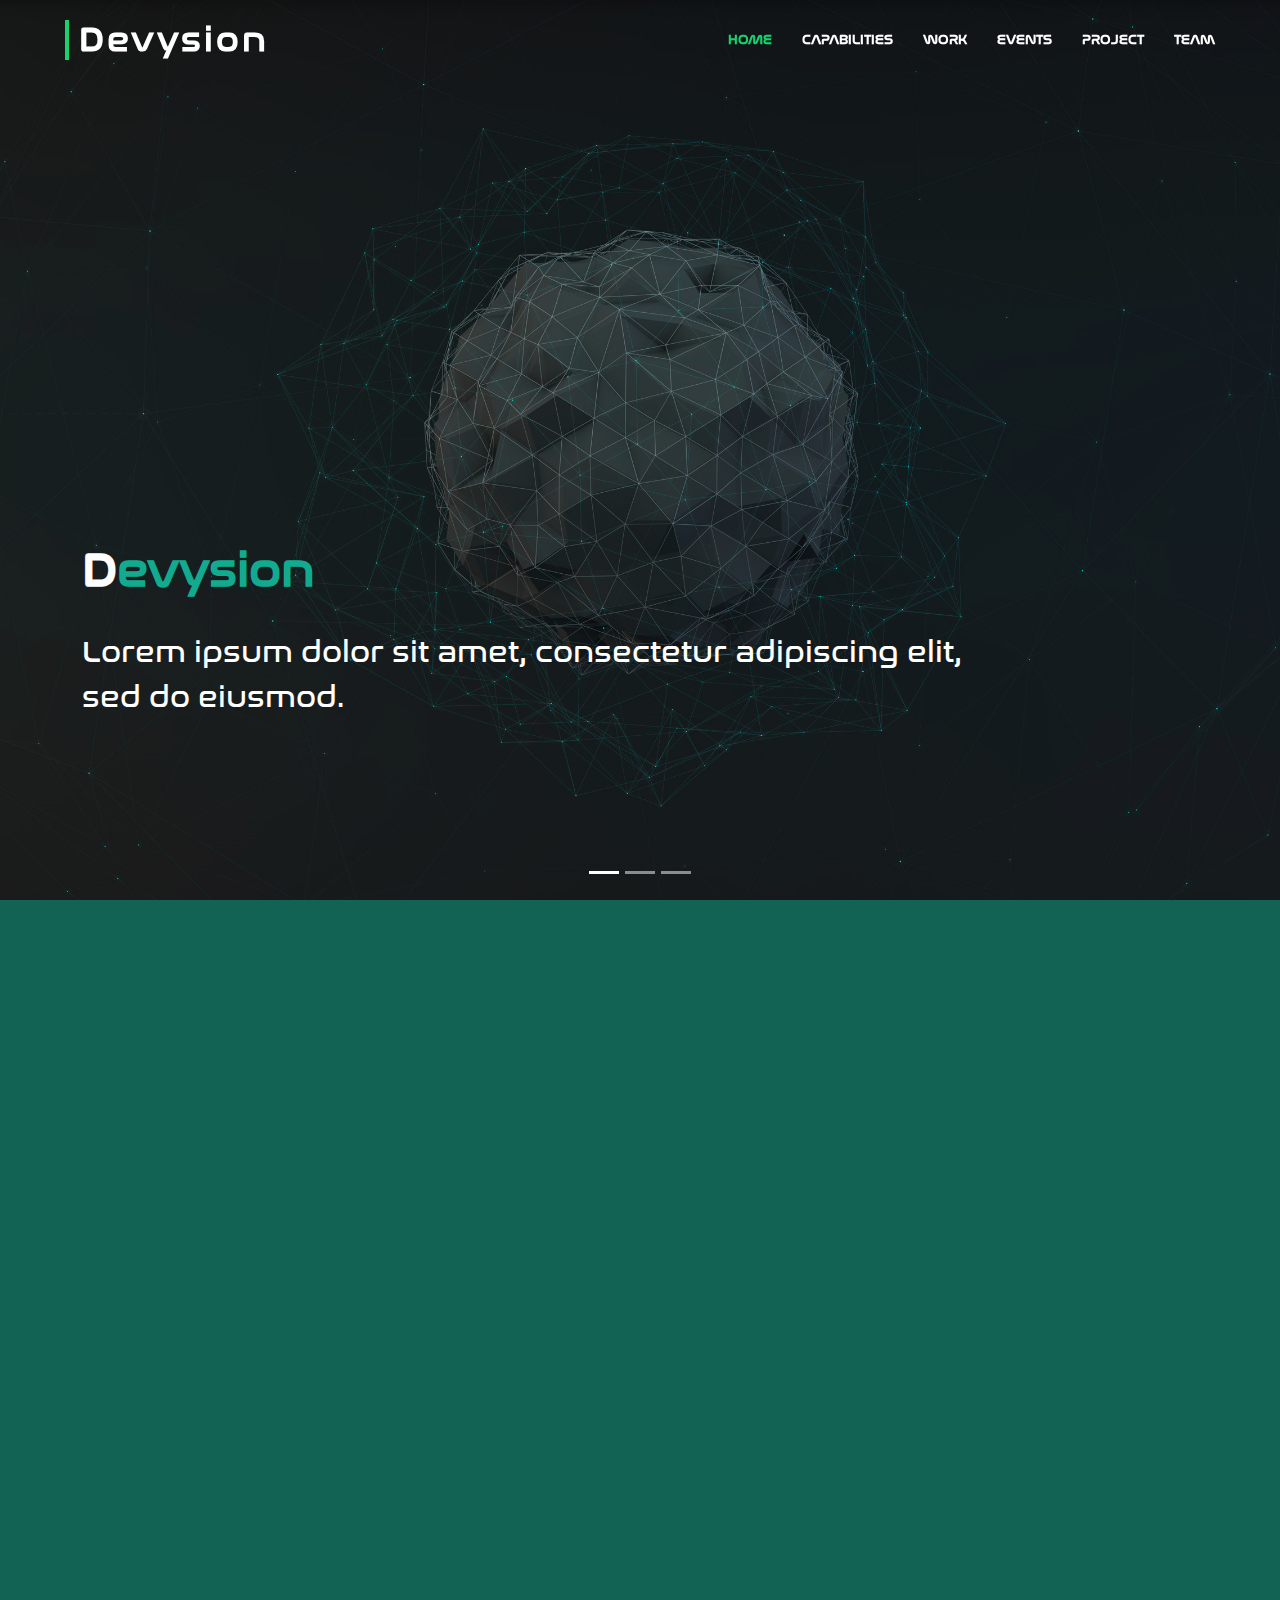
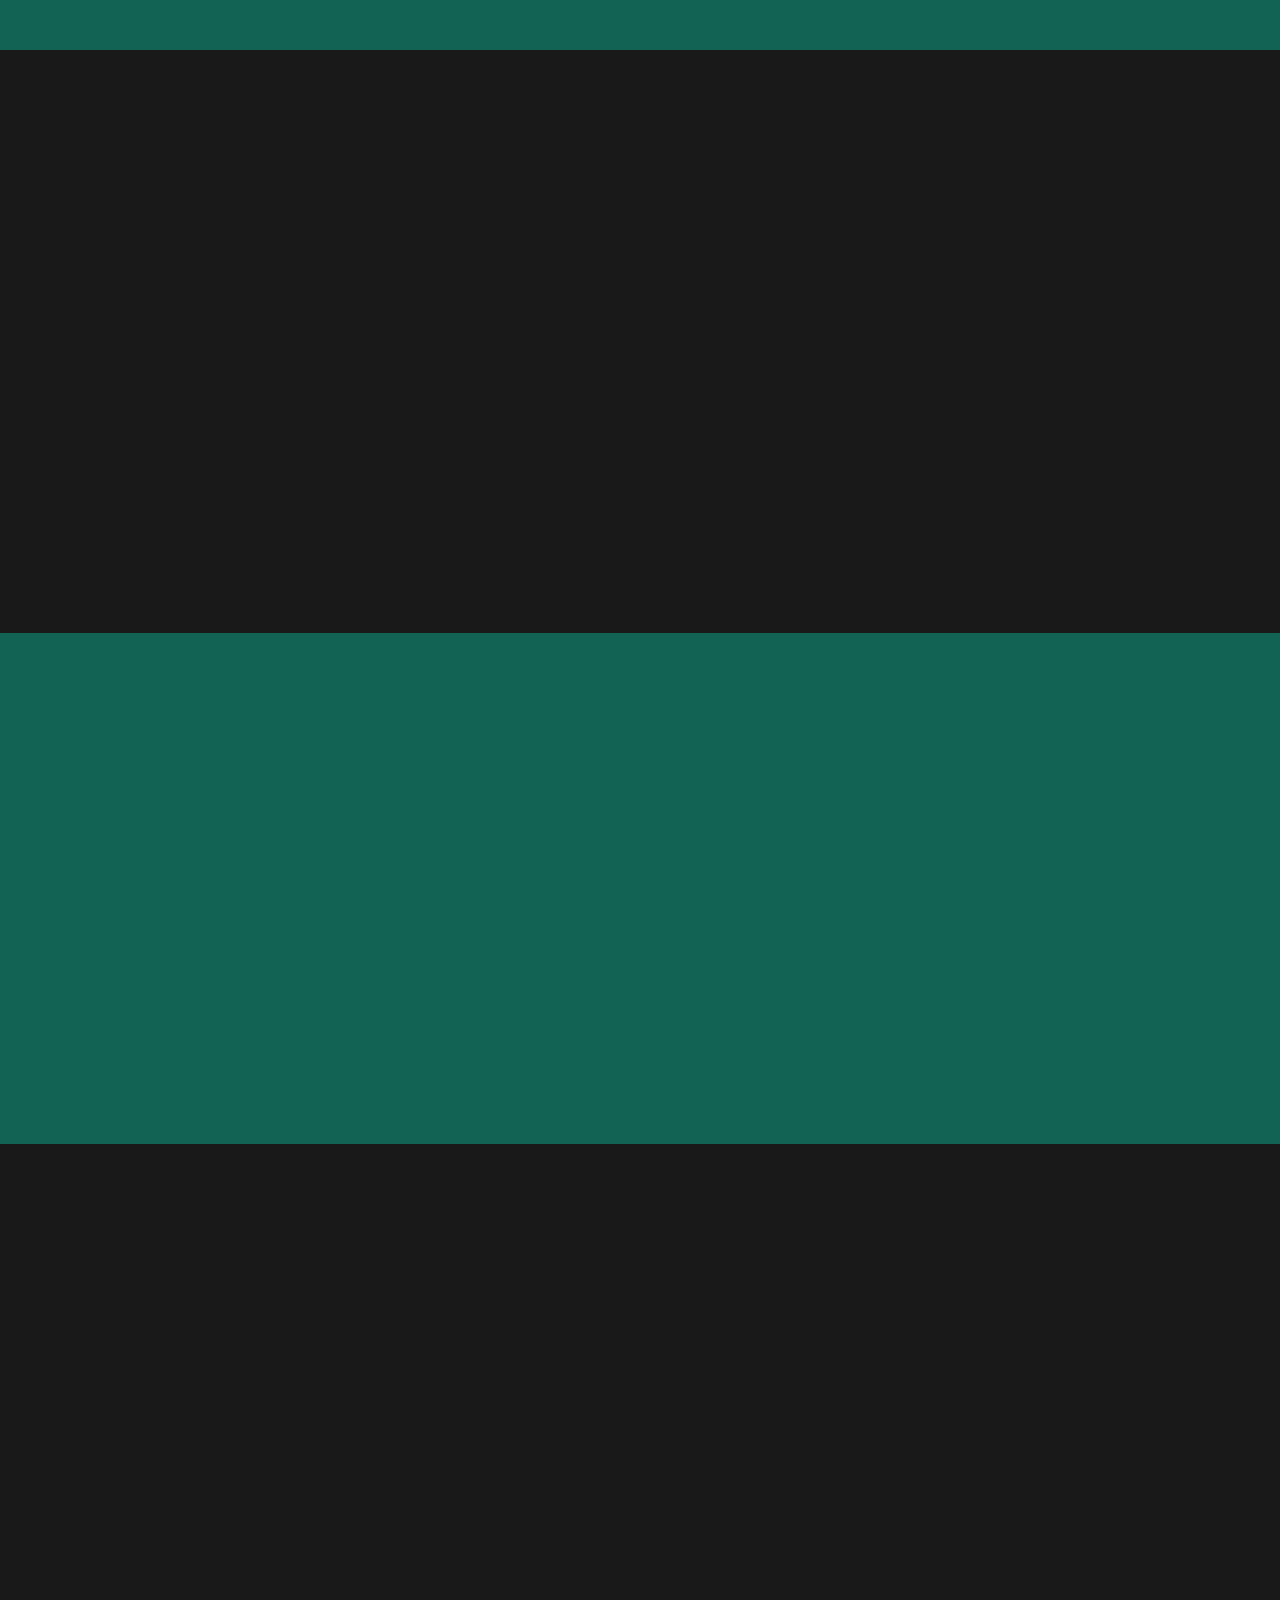
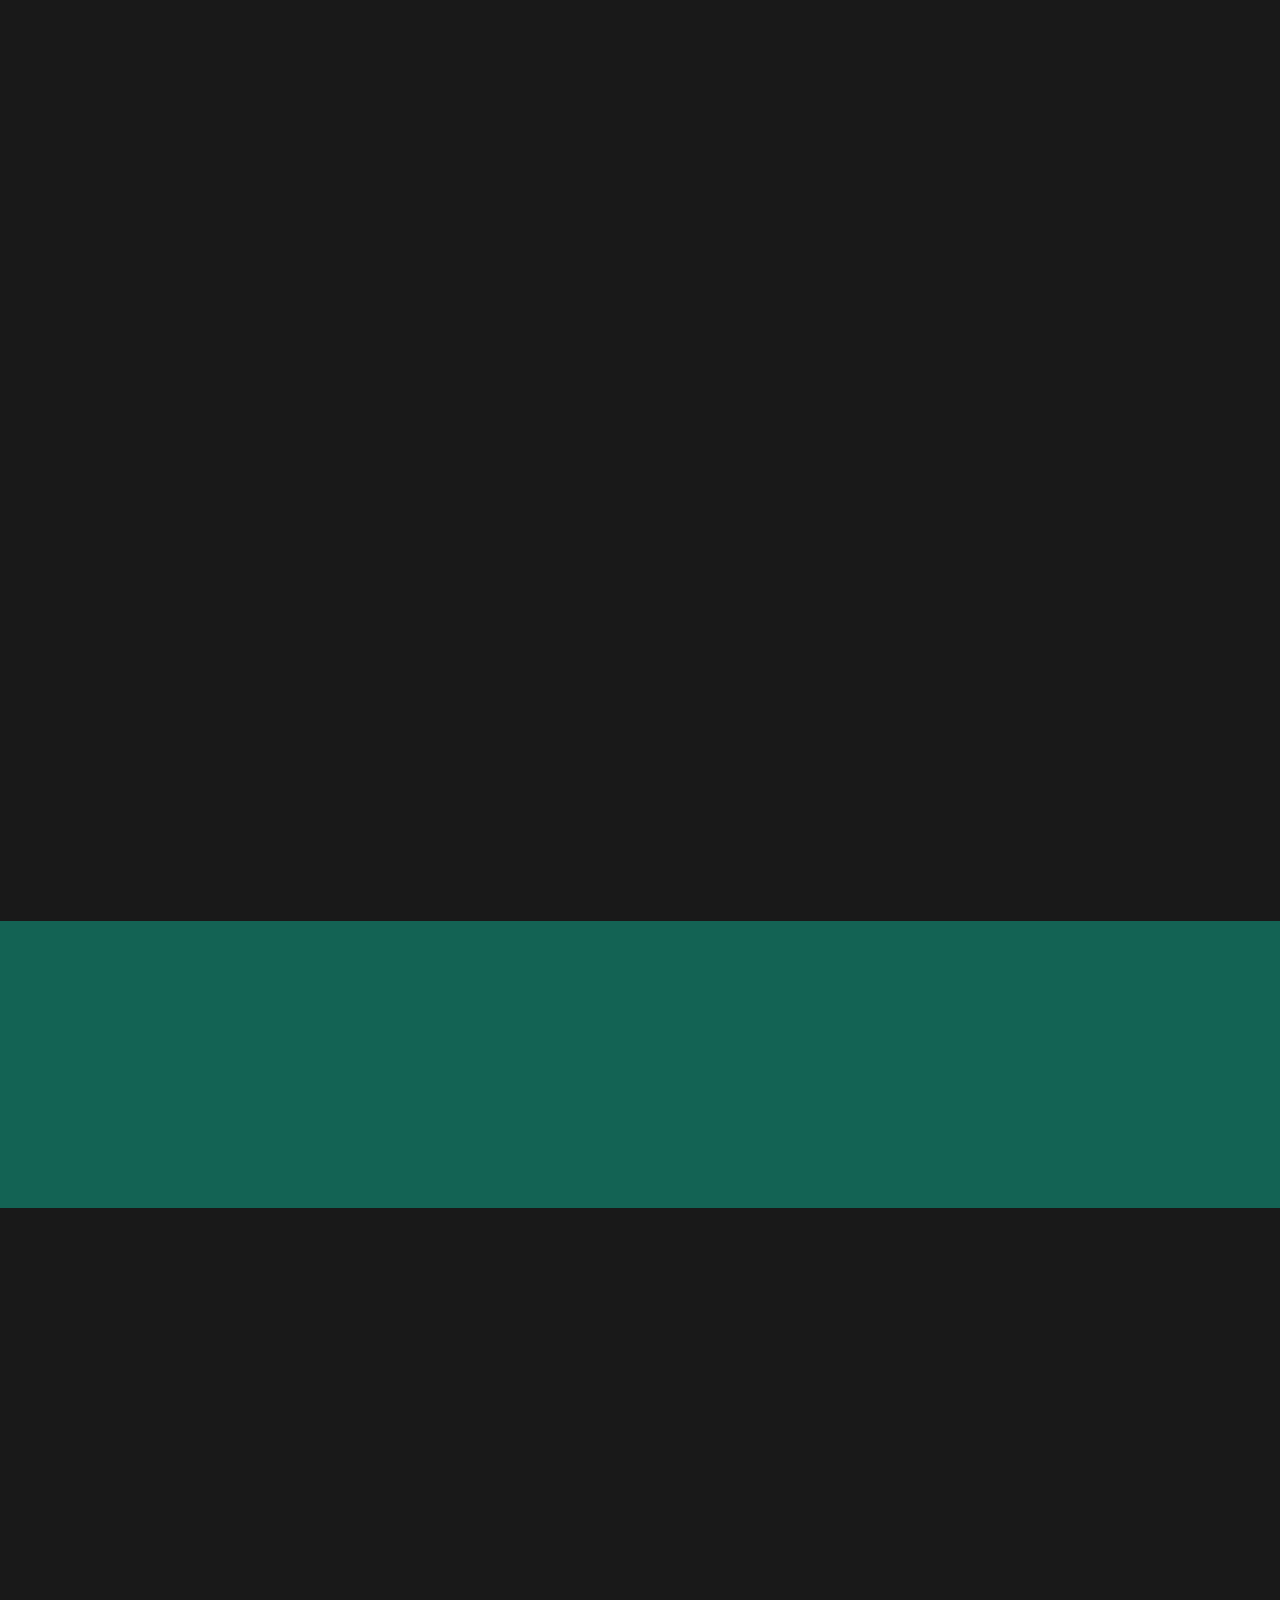
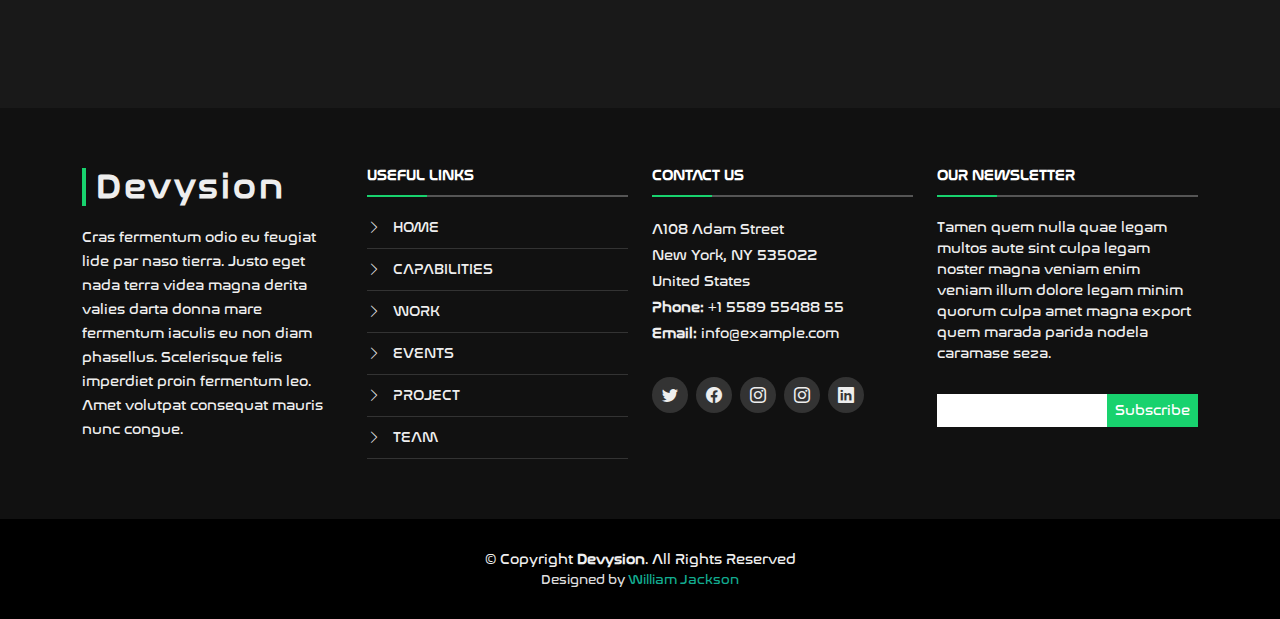
<file: index.html>
<!DOCTYPE html>
<html lang="en">

<head>
  <meta charset="utf-8">
  <meta content="width=device-width, initial-scale=1.0" name="viewport">

  <title>Devysion</title>
  <meta content="" name="description">
  <meta content="" name="keywords">

  <link href="assets/img/favicon.png" rel="icon">
  <link href="assets/img/apple-touch-icon.png" rel="apple-touch-icon">

  <link href="https://fonts.googleapis.com/css?family=Open+Sans:300,300i,400,400i,700,700i|Montserrat:300,400,500,700"
    rel="stylesheet">

  <link href="assets/vendor/animate.css/animate.min.css" rel="stylesheet">
  <link href="assets/vendor/aos/aos.css" rel="stylesheet">
  <link href="assets/vendor/bootstrap/css/bootstrap.min.css" rel="stylesheet">
  <link href="assets/vendor/bootstrap-icons/bootstrap-icons.css" rel="stylesheet">
  <link href="assets/vendor/glightbox/css/glightbox.min.css" rel="stylesheet">
  <link href="assets/vendor/swiper/swiper-bundle.min.css" rel="stylesheet">

  <link href="assets/css/style.css" rel="stylesheet">

</head>

<body>

  <header id="header" class="fixed-top d-flex align-items-center header-transparent">
    <div class="container-fluid">

      <div class="row justify-content-center align-items-center">
        <div class="col-xl-11 d-flex align-items-center justify-content-between">
          <h1 class="logo"><a href="index.html">Devysion</a></h1>
          <nav id="navbar" class="navbar">
            <ul>
              <li><a class="nav-link scrollto active" href="./index.html">HOME</a></li>
              <li><a class="nav-link scrollto" href="./capabilities.html">CAPABILITIES</a></li>
              <li><a class="nav-link scrollto" href="./work.html">WORK</a></li>
              <li><a class="nav-link scrollto " href="./events.html">EVENTS</a></li>
              <li><a class="nav-link scrollto" href="./project.html">PROJECT</a></li>
              <li><a class="nav-link  " href="./team.html">TEAM</a></li>  
            </ul>
            <i class="bi bi-list mobile-nav-toggle"></i>
          </nav>
        </div>
      </div>

    </div>
  </header>

  <section id="hero">
    <div class="hero-container">
      <div id="heroCarousel" class="carousel slide carousel-fade" data-bs-ride="carousel" data-bs-interval="3000" data-bs-pause="false">

        <ol id="hero-carousel-indicators" class="carousel-indicators"></ol>

        <div class="carousel-inner" role="listbox">

          <div class="carousel-item active" style="background-image: url(assets/img/hero-carousel/1.jpg)">
            <div class="carousel-container">
              <div class="container">
                <h2 class="animate__animated animate__fadeInDown logo_text">D<span>evysion</span></h2>
                <p class="animate__animated animate__fadeInUp">Lorem ipsum dolor sit amet, consectetur adipiscing elit,
                  sed do eiusmod.</p>
                <!-- <a href="#featured-services"
                  class="btn-get-started scrollto animate__animated animate__fadeInUp">Contact Us</a> -->
              </div>
            </div>
          </div>

          <div class="carousel-item" style="background-image: url(assets/img/hero-carousel/4.jpg)">
            <div class="carousel-container">
              <div class="container">
                <h2 class="animate__animated animate__fadeInDown logo_text">D<span>evysion</span></h2>
                <p class="animate__animated animate__fadeInUp">Lorem ipsum dolor sit amet, consectetur adipiscing elit, sed do eiusmod.</p>
                <!-- <a href="#featured-services" class="btn-get-started scrollto animate__animated animate__fadeInUp">Contact Us</a> -->
              </div>
            </div>
          </div>

           <div class="carousel-item" style="background-image: url(assets/img/hero-carousel/9.jpg)">
            <div class="carousel-container">
              <div class="container">
                <h2 class="animate__animated animate__fadeInDown logo_text">D<span>evysion</span></h2>
                <p class="animate__animated animate__fadeInUp">Lorem ipsum dolor sit amet, consectetur adipiscing elit, sed do eiusmod.</p>
                <!-- <a href="#featured-services" class="btn-get-started scrollto animate__animated animate__fadeInUp">Contact Us</a> -->
              </div>
            </div>
          </div>

        </div>

      </div>
    </div>
  </section>

  <main id="main">

    <section id="about">
      <div class="container" data-aos="fade-up">

        <header class="section-header">
          <h3>About Us</h3>
          <p>Lorem ipsum dolor sit amet, consectetur adipiscing elit, sed do eiusmod tempor incididunt ut labore et
            dolore magna aliqua. Ut enim ad minim veniam, quis nostrud exercitation ullamco laboris nisi ut aliquip ex
            ea commodo consequat.</p>
        </header>

        <div class="row about-cols">

          <div class="col-md-4" data-aos="fade-up" data-aos-delay="100">
            <div class="about-col">
              <div class="img">
                <img src="assets/img/about-mission.jpg" alt="" class="img-fluid">
                <div class="icon"><i class="bi bi-bar-chart"></i></div>
              </div>
              <h2 class="title"><a href="#">Our Mission</a></h2>
              <p>
                Lorem ipsum dolor sit amet, consectetur elit, sed do eiusmod tempor ut labore et dolore magna aliqua. Ut
                enim ad minim veniam, quis nostrud exercitation ullamco laboris nisi ut aliquip ex ea commodo consequat.
              </p>
            </div>
          </div>

          <div class="col-md-4" data-aos="fade-up" data-aos-delay="200">
            <div class="about-col">
              <div class="img">
                <img src="assets/img/about-plan.jpg" alt="" class="img-fluid">
                <div class="icon"><i class="bi bi-brightness-high"></i></div>
              </div>
              <h2 class="title"><a href="#">Our Plan</a></h2>
              <p>
                Sed ut perspiciatis unde omnis iste natus error sit voluptatem doloremque laudantium, totam rem aperiam,
                eaque ipsa quae ab illo inventore veritatis et quasi architecto beatae vitae dicta sunt explicabo.
              </p>
            </div>
          </div>

          <div class="col-md-4" data-aos="fade-up" data-aos-delay="300">
            <div class="about-col">
              <div class="img">
                <img src="assets/img/about-vision.jpg" alt="" class="img-fluid">
                <div class="icon"><i class="bi bi-calendar4-week"></i></div>
              </div>
              <h2 class="title"><a href="#">Our Vision</a></h2>
              <p>
                Nemo enim ipsam voluptatem quia voluptas sit aut odit aut fugit, sed quia magni dolores eos qui ratione
                voluptatem sequi nesciunt Neque porro quisquam est, qui dolorem ipsum quia dolor sit amet.
              </p>
            </div>
          </div>

        </div>

      </div>
    </section><!-- End About Us Section -->

    <!-- ======= Services Section ======= -->
    <section id="services">
      <div class="container" data-aos="fade-up">

        <header class="section-header wow fadeInUp">
          <h3>CAPABILITIES</h3>
          <p>Laudem latine persequeris id sed, ex fabulas delectus quo. No vel partiendo abhorreant vituperatoribus, ad
            pro quaestio laboramus. Ei ubique vivendum pro. At ius nisl accusam lorenta zanos paradigno tridexa
            panatarel.</p>
        </header>

        <div class="row">

          <div class="col-lg-4 col-md-6 box" data-aos="fade-up" data-aos-delay="100">
            <div class="icon"><i class="bi bi-briefcase"></i></div>
            <h4 class="title"><a href="">Branding</a></h4>
            <p class="description">Voluptatum deleniti atque corrupti quos dolores et quas molestias excepturi sint
              occaecati cupiditate non provident</p>
          </div>
          <div class="col-lg-4 col-md-6 box" data-aos="fade-up" data-aos-delay="200">
            <div class="icon"><i class="bi bi-card-checklist"></i></div>
            <h4 class="title"><a href="">Game Design</a></h4>
            <p class="description">Minim veniam, quis nostrud exercitation ullamco laboris nisi ut aliquip ex ea commodo
              consequat tarad limino ata</p>
          </div>
          <div class="col-lg-4 col-md-6 box" data-aos="fade-up" data-aos-delay="300">
            <div class="icon"><i class="bi bi-bar-chart"></i></div>
            <h4 class="title"><a href="">Digital</a></h4>
            <p class="description">Duis aute irure dolor in reprehenderit in voluptate velit esse cillum dolore eu
              fugiat nulla pariatur</p>
          </div>
          <div class="col-lg-4 col-md-6 box" data-aos="fade-up" data-aos-delay="200">
            <div class="icon"><i class="bi bi-binoculars"></i></div>
            <h4 class="title"><a href="">Strategy</a></h4>
            <p class="description">Excepteur sint occaecat cupidatat non proident, sunt in culpa qui officia deserunt
              mollit anim id est laborum</p>
          </div>
          <div class="col-lg-4 col-md-6 box" data-aos="fade-up" data-aos-delay="300">
            <div class="icon"><i class="bi bi-brightness-high"></i></div>
            <h4 class="title"><a href="">Hopital</a></h4>
            <p class="description">At vero eos et accusamus et iusto odio dignissimos ducimus qui blanditiis praesentium
              voluptatum deleniti atque</p>
          </div>
          <div class="col-lg-4 col-md-6 box" data-aos="fade-up" data-aos-delay="400">
            <div class="icon"><i class="bi bi-calendar4-week"></i></div>
            <h4 class="title"><a href="">Ellispe</a></h4>
            <p class="description">Et harum quidem rerum facilis est et expedita distinctio. Nam libero tempore, cum
              soluta nobis est eligendi</p>
          </div>

        </div>

      </div>
    </section><!-- End Services Section -->

    <section id="testimonials" class="section-bg">
      <div class="container" data-aos="fade-up">

        <header class="section-header">
          <h3>Testimonials</h3>
        </header>

        <div class="testimonials-slider swiper" data-aos="fade-up" data-aos-delay="100">
          <div class="swiper-wrapper">

            <div class="swiper-slide">
              <div class="testimonial-item">
                <img src="assets/img/testimonial-1.png" class="testimonial-img" alt="">
                <h3>Saul Goodman</h3>
                <h4>Ceo &amp; Founder</h4>
                <p>
                  <img src="assets/img/quote-sign-left.png" class="quote-sign-left" alt="">
                  Proin iaculis purus consequat sem cure digni ssim donec porttitora entum suscipit rhoncus. Accusantium
                  quam, ultricies eget id, aliquam eget nibh et. Maecen aliquam, risus at semper.
                  <img src="assets/img/quote-sign-right.png" class="quote-sign-right" alt="">
                </p>
              </div>
            </div><!-- End testimonial item -->

            <div class="swiper-slide">
              <div class="testimonial-item">
                <img src="assets/img/testimonial-2.png" class="testimonial-img" alt="">
                <h3>Sara Wilsson</h3>
                <h4>Designer</h4>
                <p>
                  <img src="assets/img/quote-sign-left.png" class="quote-sign-left" alt="">
                  Export tempor illum tamen malis malis eram quae irure esse labore quem cillum quid cillum eram malis
                  quorum velit fore eram velit sunt aliqua noster fugiat irure amet legam anim culpa.
                  <img src="assets/img/quote-sign-right.png" class="quote-sign-right" alt="">
                </p>
              </div>
            </div><!-- End testimonial item -->

            <div class="swiper-slide">
              <div class="testimonial-item">
                <img src="assets/img/testimonial-3.png" class="testimonial-img" alt="">
                <h3>Jena Karlis</h3>
                <h4>Store Owner</h4>
                <p>
                  <img src="assets/img/quote-sign-left.png" class="quote-sign-left" alt="">
                  Enim nisi quem export duis labore cillum quae magna enim sint quorum nulla quem veniam duis minim
                  tempor labore quem eram duis noster aute amet eram fore quis sint minim.
                  <img src="assets/img/quote-sign-right.png" class="quote-sign-right" alt="">
                </p>
              </div>
            </div><!-- End testimonial item -->

            <div class="swiper-slide">
              <div class="testimonial-item">
                <img src="assets/img/testimonial-4.png" class="testimonial-img" alt="">
                <h3>Matt Brandon</h3>
                <h4>Freelancer</h4>
                <p>
                  <img src="assets/img/quote-sign-left.png" class="quote-sign-left" alt="">
                  Fugiat enim eram quae cillum dolore dolor amet nulla culpa multos export minim fugiat minim velit
                  minim dolor enim duis veniam ipsum anim magna sunt elit fore quem dolore labore illum veniam.
                  <img src="assets/img/quote-sign-right.png" class="quote-sign-right" alt="">
                </p>
              </div>
            </div><!-- End testimonial item -->

            <div class="swiper-slide">
              <div class="testimonial-item">
                <img src="assets/img/testimonial-5.jpg" class="testimonial-img" alt="">
                <h3>John Larson</h3>
                <h4>Entrepreneur</h4>
                <p>
                  <img src="assets/img/quote-sign-left.png" class="quote-sign-left" alt="">
                  Quis quorum aliqua sint quem legam fore sunt eram irure aliqua veniam tempor noster veniam enim culpa
                  labore duis sunt culpa nulla illum cillum fugiat legam esse veniam culpa fore nisi cillum quid.
                  <img src="assets/img/quote-sign-right.png" class="quote-sign-right" alt="">
                </p>
              </div>
            </div><!-- End testimonial item -->

          </div>
          <div class="swiper-pagination"></div>
        </div>

      </div>
    </section>
    
    <section id="portfolio" class="section-bg">
      <div class="container" data-aos="fade-up">

        <header class="section-header">
          <h3 class="section-title">Our Work</h3>
        </header>

        <div class="row" data-aos="fade-up" data-aos-delay="100"">
      <div class=" col-lg-12">
          <ul id="portfolio-flters">
            <li data-filter="*" class="filter-active">All</li>
            <li data-filter=".filter-branding">Branding</li>
            <li data-filter=".filter-strategy">Strategy</li>
            <li data-filter=".filter-web">Game Design</li>
            <li data-filter=".filter-digital">Digital</li>
          </ul>
        </div>
      </div>

      <div class="row portfolio-container" data-aos="fade-up" data-aos-delay="200">

        <div class="col-lg-4 col-md-6 portfolio-item filter-branding">
          <div class="portfolio-wrap">
            <figure>
              <img src="assets/img/portfolio/app1.jpg" class="img-fluid" alt="">
              <a href="assets/img/portfolio/app1.jpg" data-lightbox="portfolio" data-title="App 1"
                class="link-preview"><i class="bi bi-plus"></i></a>
              <a href="portfolio-details.html" class="link-details" title="More Details"><i class="bi bi-link"></i></a>
            </figure>

            <div class="portfolio-info">
              <h4><a href="portfolio-details.html">App 1</a></h4>
              <p>App</p>
            </div>
          </div>
        </div>

        <div class="col-lg-4 col-md-6 portfolio-item filter-strategy">
          <div class="portfolio-wrap">
            <figure>
              <img src="assets/img/portfolio/web3.jpg" class="img-fluid" alt="">
              <a href="assets/img/portfolio/web3.jpg" class="link-preview portfolio-lightbox"
                data-gallery="portfolioGallery" title="Web 3"><i class="bi bi-plus"></i></a>
              <a href="portfolio-details.html" class="link-details" title="More Details"><i class="bi bi-link"></i></a>
            </figure>

            <div class="portfolio-info">
              <h4><a href="portfolio-details.html">Web 3</a></h4>
              <p>Web</p>
            </div>
          </div>
        </div>

        <div class="col-lg-4 col-md-6 portfolio-item filter-branding">
          <div class="portfolio-wrap">
            <figure>
              <img src="assets/img/portfolio/app2.jpg" class="img-fluid" alt="">
              <a href="assets/img/portfolio/app2.jpg" class="link-preview portfolio-lightbox"
                data-gallery="portfolioGallery" title="App 2"><i class="bi bi-plus"></i></a>
              <a href="portfolio-details.html" class="link-details" title="More Details"><i class="bi bi-link"></i></a>
            </figure>

            <div class="portfolio-info">
              <h4><a href="portfolio-details.html">App 2</a></h4>
              <p>App</p>
            </div>
          </div>
        </div>

        <div class="col-lg-4 col-md-6 portfolio-item filter-branding">
          <div class="portfolio-wrap">
            <figure>
              <img src="assets/img/portfolio/card2.jpg" class="img-fluid" alt="">
              <a href="assets/img/portfolio/card2.jpg" class="link-preview portfolio-lightbox"
                data-gallery="portfolioGallery" title="Card 2"><i class="bi bi-plus"></i></a>
              <a href="portfolio-details.html" class="link-details" title="More Details"><i class="bi bi-link"></i></a>
            </figure>

            <div class="portfolio-info">
              <h4><a href="portfolio-details.html">Card 2</a></h4>
              <p>Card</p>
            </div>
          </div>
        </div>

        <div class="col-lg-4 col-md-6 portfolio-item filter-web">
          <div class="portfolio-wrap">
            <figure>
              <img src="assets/img/portfolio/web2.jpg" class="img-fluid" alt="">
              <a href="assets/img/portfolio/web2.jpg" class="link-preview portfolio-lightbox"
                data-gallery="portfolioGallery" title="Web 2"><i class="bi bi-plus"></i></a>
              <a href="portfolio-details.html" class="link-details" title="More Details"><i class="bi bi-link"></i></a>
            </figure>

            <div class="portfolio-info">
              <h4><a href="portfolio-details.html">Web 2</a></h4>
              <p>Web</p>
            </div>
          </div>
        </div>

        <div class="col-lg-4 col-md-6 portfolio-item filter-branding">
          <div class="portfolio-wrap">
            <figure>
              <img src="assets/img/portfolio/app3.jpg" class="img-fluid" alt="">
              <a href="assets/img/portfolio/app3.jpg" class="link-preview portfolio-lightbox"
                data-gallery="portfolioGallery" title="App 3"><i class="bi bi-plus"></i></a>
              <a href="portfolio-details.html" class="link-details" title="More Details"><i class="bi bi-link"></i></a>
            </figure>

            <div class="portfolio-info">
              <h4><a href="portfolio-details.html">App 3</a></h4>
              <p>App</p>
            </div>
          </div>
        </div>

        <div class="col-lg-4 col-md-6 portfolio-item filter-branding">
          <div class="portfolio-wrap">
            <figure>
              <img src="assets/img/portfolio/card1.jpg" class="img-fluid" alt="">
              <a href="assets/img/portfolio/card1.jpg" class="link-preview portfolio-lightbox"
                data-gallery="portfolioGallery" title="Card 1"><i class="bi bi-plus"></i></a>
              <a href="portfolio-details.html" class="link-details" title="More Details"><i class="bi bi-link"></i></a>
            </figure>

            <div class="portfolio-info">
              <h4><a href="portfolio-details.html">Card 1</a></h4>
              <p>Card</p>
            </div>
          </div>
        </div>

        <div class="col-lg-4 col-md-6 portfolio-item filter-digital">
          <div class="portfolio-wrap">
            <figure>
              <img src="assets/img/portfolio/card3.jpg" class="img-fluid" alt="">
              <a href="assets/img/portfolio/card3.jpg" class="link-preview portfolio-lightbox"
                data-gallery="portfolioGallery" title="Card 3"><i class="bi bi-plus"></i></a>
              <a href="portfolio-details.html" class="link-details" title="More Details"><i class="bi bi-link"></i></a>
            </figure>

            <div class="portfolio-info">
              <h4><a href="portfolio-details.html">Card 3</a></h4>
              <p>Card</p>
            </div>
          </div>
        </div>

        <div class="col-lg-4 col-md-6 portfolio-item filter-web">
          <div class="portfolio-wrap">
            <figure>
              <img src="assets/img/portfolio/web1.jpg" class="img-fluid" alt="">
              <a href="assets/img/portfolio/web1.jpg" class="link-preview portfolio-lightbox"
                data-gallery="portfolioGallery" title="Web 1"><i class="bi bi-plus"></i></a>
              <a href="portfolio-details.html" class="link-details" title="More Details"><i class="bi bi-link"></i></a>
            </figure>

            <div class="portfolio-info">
              <h4><a href="portfolio-details.html">Web 1</a></h4>
              <p>Web</p>
            </div>
          </div>
        </div>

      </div>

      </div>
    </section><!-- End Portfolio Section -->

    <!-- ======= Our Clients Section ======= -->
    <section id="clients">
      <div class="container" data-aos="zoom-in">

        <header class="section-header">
          <h3>Our Clients</h3>
        </header>

        <div class="clients-slider swiper">
          <div class="swiper-wrapper align-items-center">
            <div class="swiper-slide"><img src="assets/img/clients/client-1.png" class="img-fluid img-fluid-client" alt=""></div>
            <div class="swiper-slide"><img src="assets/img/clients/client-2.png" class="img-fluid img-fluid-client" alt=""></div>
            <div class="swiper-slide"><img src="assets/img/clients/client-3.png" class="img-fluid img-fluid-client" alt=""></div>
            <div class="swiper-slide"><img src="assets/img/clients/client-4.png" class="img-fluid img-fluid-client" alt=""></div>
            <div class="swiper-slide"><img src="assets/img/clients/client-5.png" class="img-fluid img-fluid-client" alt=""></div>
            <div class="swiper-slide"><img src="assets/img/clients/client-6.png" class="img-fluid img-fluid-client" alt=""></div>
            <div class="swiper-slide"><img src="assets/img/clients/client-7.png" class="img-fluid img-fluid-client" alt=""></div>
            <div class="swiper-slide"><img src="assets/img/clients/client-8.png" class="img-fluid img-fluid-client" alt=""></div>
          </div>
          <div class="swiper-pagination"></div>
        </div>

      </div>
    </section>    <section id="contact" class="section-bg">
      <div class="container" data-aos="fade-up">

        <div class="section-header">
          <h3>Contact Us</h3>
          <p>Sed ut perspiciatis unde omnis iste natus error sit voluptatem accusantium doloremque</p>
        </div>

        <div class="row contact-info">

          <div class="col-md-4">
            <div class="contact-address">
              <i class="bi bi-geo-alt"></i>
              <h3>Address</h3>
              <address>A108 Adam Street, NY 535022, USA</address>
            </div>
          </div>

          <div class="col-md-4">
            <div class="contact-phone">
              <i class="bi bi-phone"></i>
              <h3>Phone Number</h3>
              <p><a href="tel:+155895548855">+1 5589 55488 55</a></p>
            </div>
          </div>

          <div class="col-md-4">
            <div class="contact-email">
              <i class="bi bi-envelope"></i>
              <h3>Email</h3>
              <p><a href="mailto:info@example.com">info@example.com</a></p>
            </div>
          </div>

        </div>


      </div>
    </section><!-- End Contact Section -->

  </main><!-- End #main -->

  <!-- ======= Footer ======= -->
  <footer id="footer">
    <div class="footer-top">
      <div class="container">
        <div class="row">

          <div class="col-lg-3 col-md-6 footer-info">
            <h3>Devysion</h3>
            <p>Cras fermentum odio eu feugiat lide par naso tierra. Justo eget nada terra videa magna derita valies
              darta donna mare fermentum iaculis eu non diam phasellus. Scelerisque felis imperdiet proin fermentum leo.
              Amet volutpat consequat mauris nunc congue.</p>
          </div>

          <div class="col-lg-3 col-md-6 footer-links">
            <h4>Useful Links</h4>
            <ul>
              <li><i class="bi bi-chevron-right"></i> <a href="./index.html">HOME</a></li>
              <li><i class="bi bi-chevron-right"></i> <a href="./capabilities.html">CAPABILITIES</a></li>
              <li><i class="bi bi-chevron-right"></i> <a href="./work.html">WORK</a></li>
              <li><i class="bi bi-chevron-right"></i> <a href="./events">EVENTS</a></li>
              <li><i class="bi bi-chevron-right"></i> <a href="/project">PROJECT</a></li>
              <li><i class="bi bi-chevron-right"></i> <a href="./team">TEAM</a></li>
            </ul>
          </div>

          <div class="col-lg-3 col-md-6 footer-contact">
            <h4>Contact Us</h4>
            <p>
              A108 Adam Street <br>
              New York, NY 535022<br>
              United States <br>
              <strong>Phone:</strong> +1 5589 55488 55<br>
              <strong>Email:</strong> info@example.com<br>
            </p>

            <div class="social-links">
              <a href="#" class="twitter"><i class="bi bi-twitter"></i></a>
              <a href="#" class="facebook"><i class="bi bi-facebook"></i></a>
              <a href="#" class="instagram"><i class="bi bi-instagram"></i></a>
              <a href="#" class="instagram"><i class="bi bi-instagram"></i></a>
              <a href="#" class="linkedin"><i class="bi bi-linkedin"></i></a>
            </div>

          </div>

          <div class="col-lg-3 col-md-6 footer-newsletter">
            <h4>Our Newsletter</h4>
            <p>Tamen quem nulla quae legam multos aute sint culpa legam noster magna veniam enim veniam illum dolore
              legam minim quorum culpa amet magna export quem marada parida nodela caramase seza.</p>
            <form action="" method="post">
              <input type="email" name="email"><input type="submit" value="Subscribe">
            </form>
          </div>

        </div>
      </div>
    </div>

    <div class="container">
      <div class="copyright">
        &copy; Copyright <strong>Devysion</strong>. All Rights Reserved
      </div>
      <div class="credits">
        Designed by <a href="https://bootstrapmade.com/">William Jackson</a>
      </div>
    </div>
  </footer>

  <a href="#" class="back-to-top d-flex align-items-center justify-content-center"><i
      class="bi bi-arrow-up-short"></i></a>
  <!-- Uncomment below i you want to use a preloader -->
  <!-- <div id="preloader"></div> -->

  <!-- Vendor JS Files -->
  <script src="assets/vendor/purecounter/purecounter.js"></script>
  <script src="assets/vendor/aos/aos.js"></script>
  <script src="assets/vendor/bootstrap/js/bootstrap.bundle.min.js"></script>
  <script src="assets/vendor/glightbox/js/glightbox.min.js"></script>
  <script src="assets/vendor/isotope-layout/isotope.pkgd.min.js"></script>
  <script src="assets/vendor/swiper/swiper-bundle.min.js"></script>
  <script src="assets/vendor/waypoints/noframework.waypoints.js"></script>
  <script src="assets/vendor/php-email-form/validate.js"></script>

  <!-- Template Main JS File -->
  <script src="assets/js/main.js"></script>

</body>

</html>
</file>
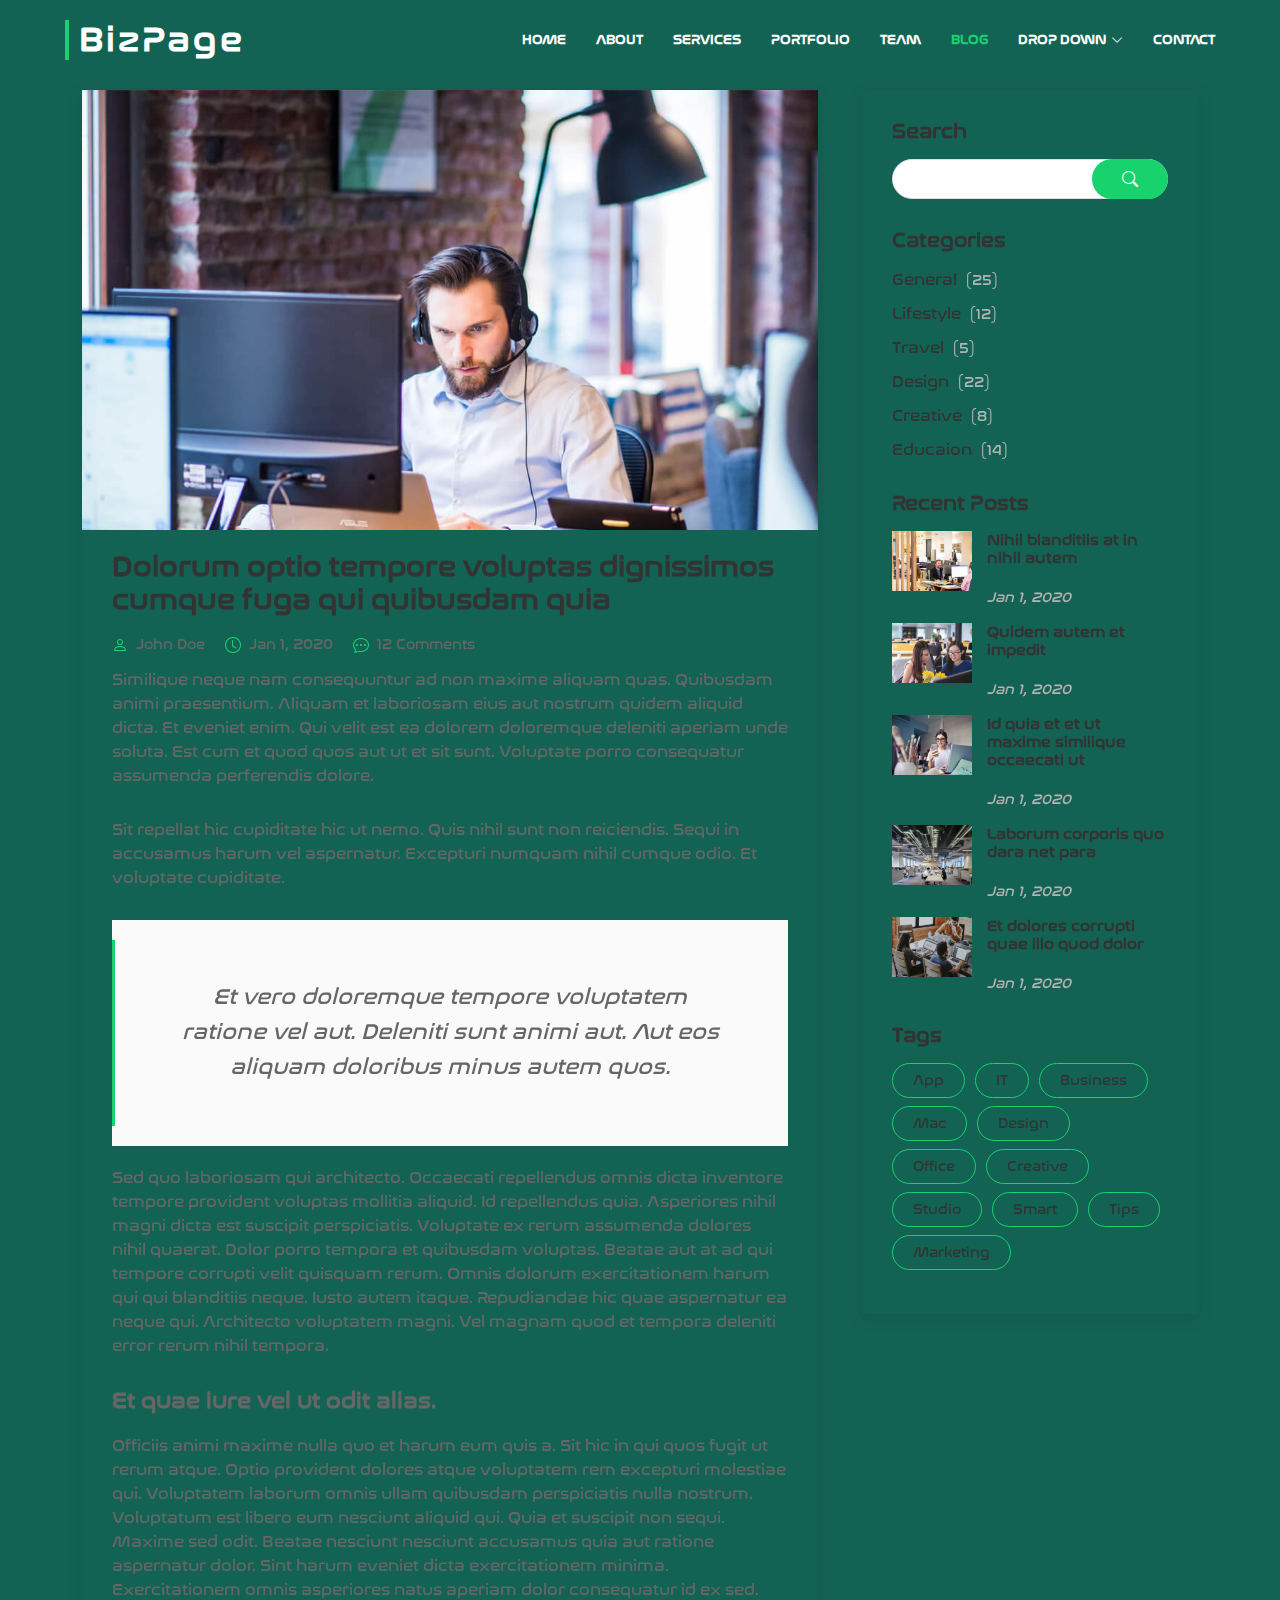
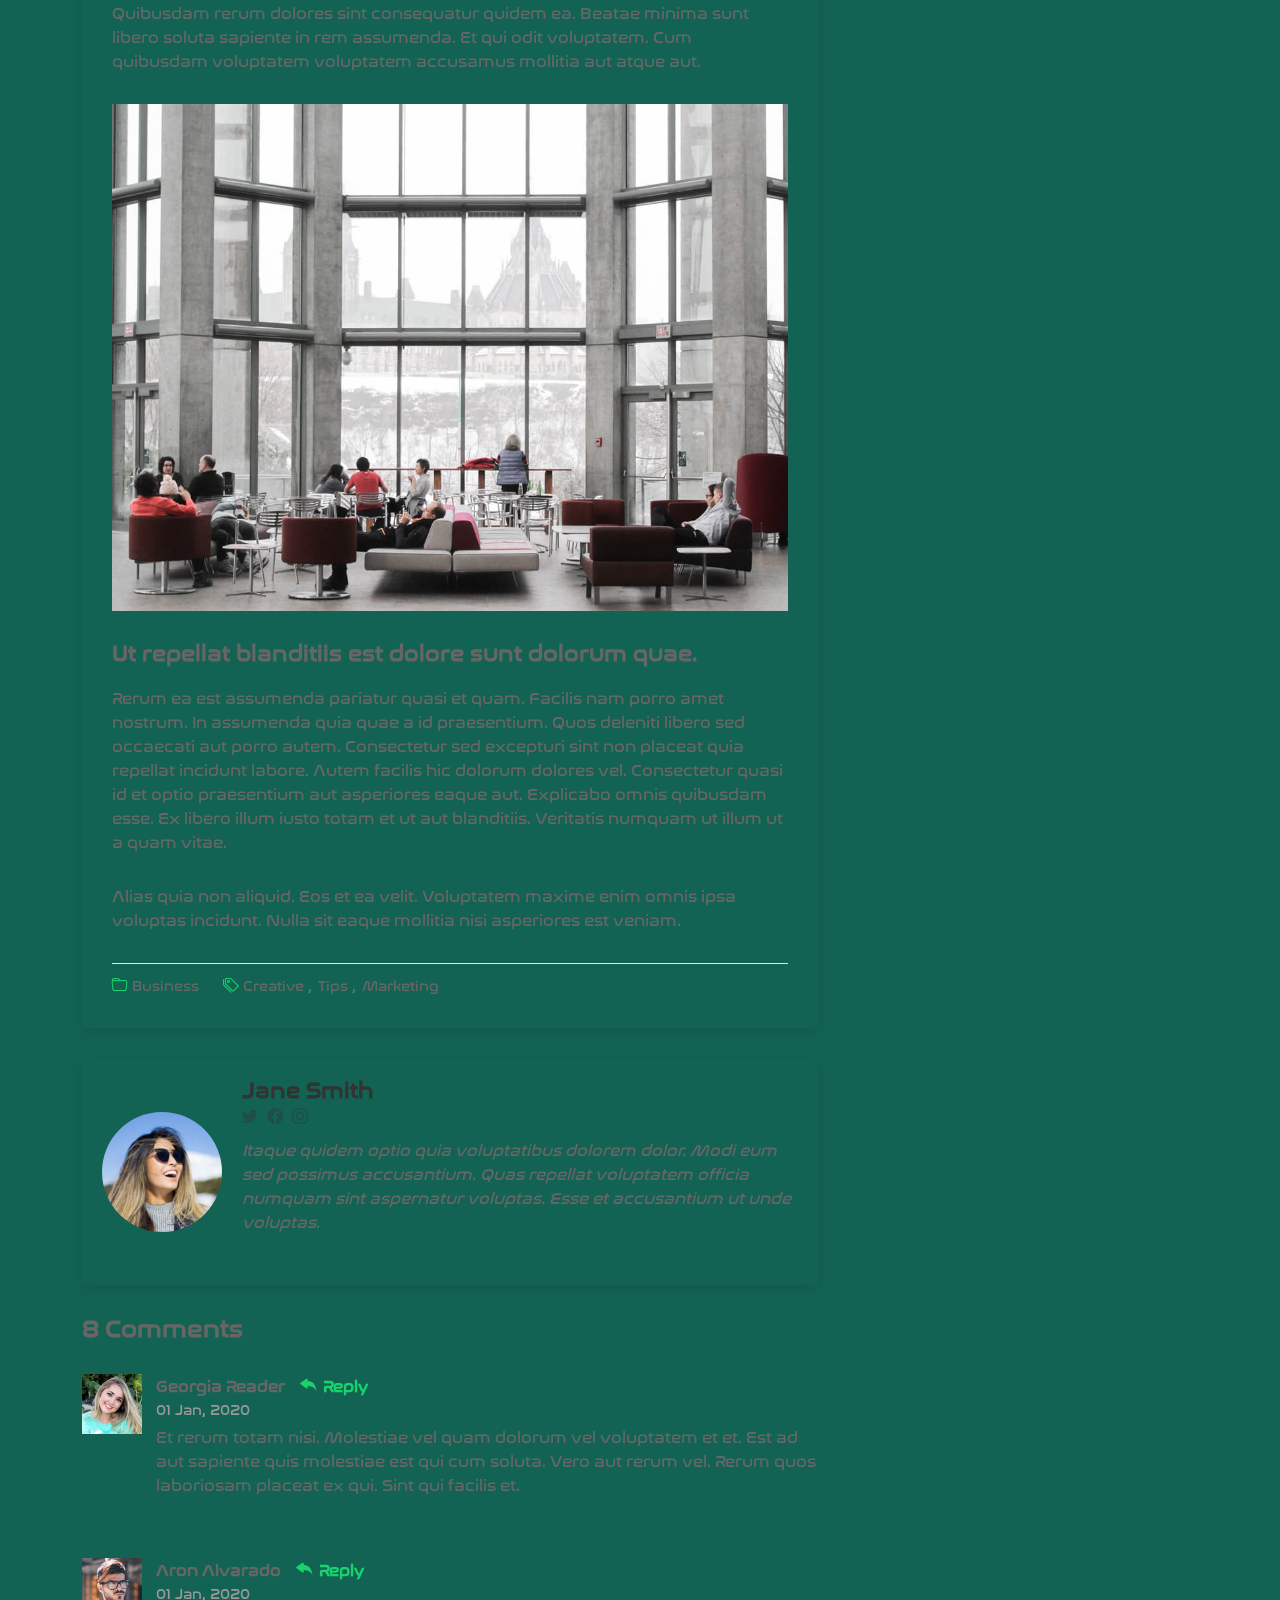
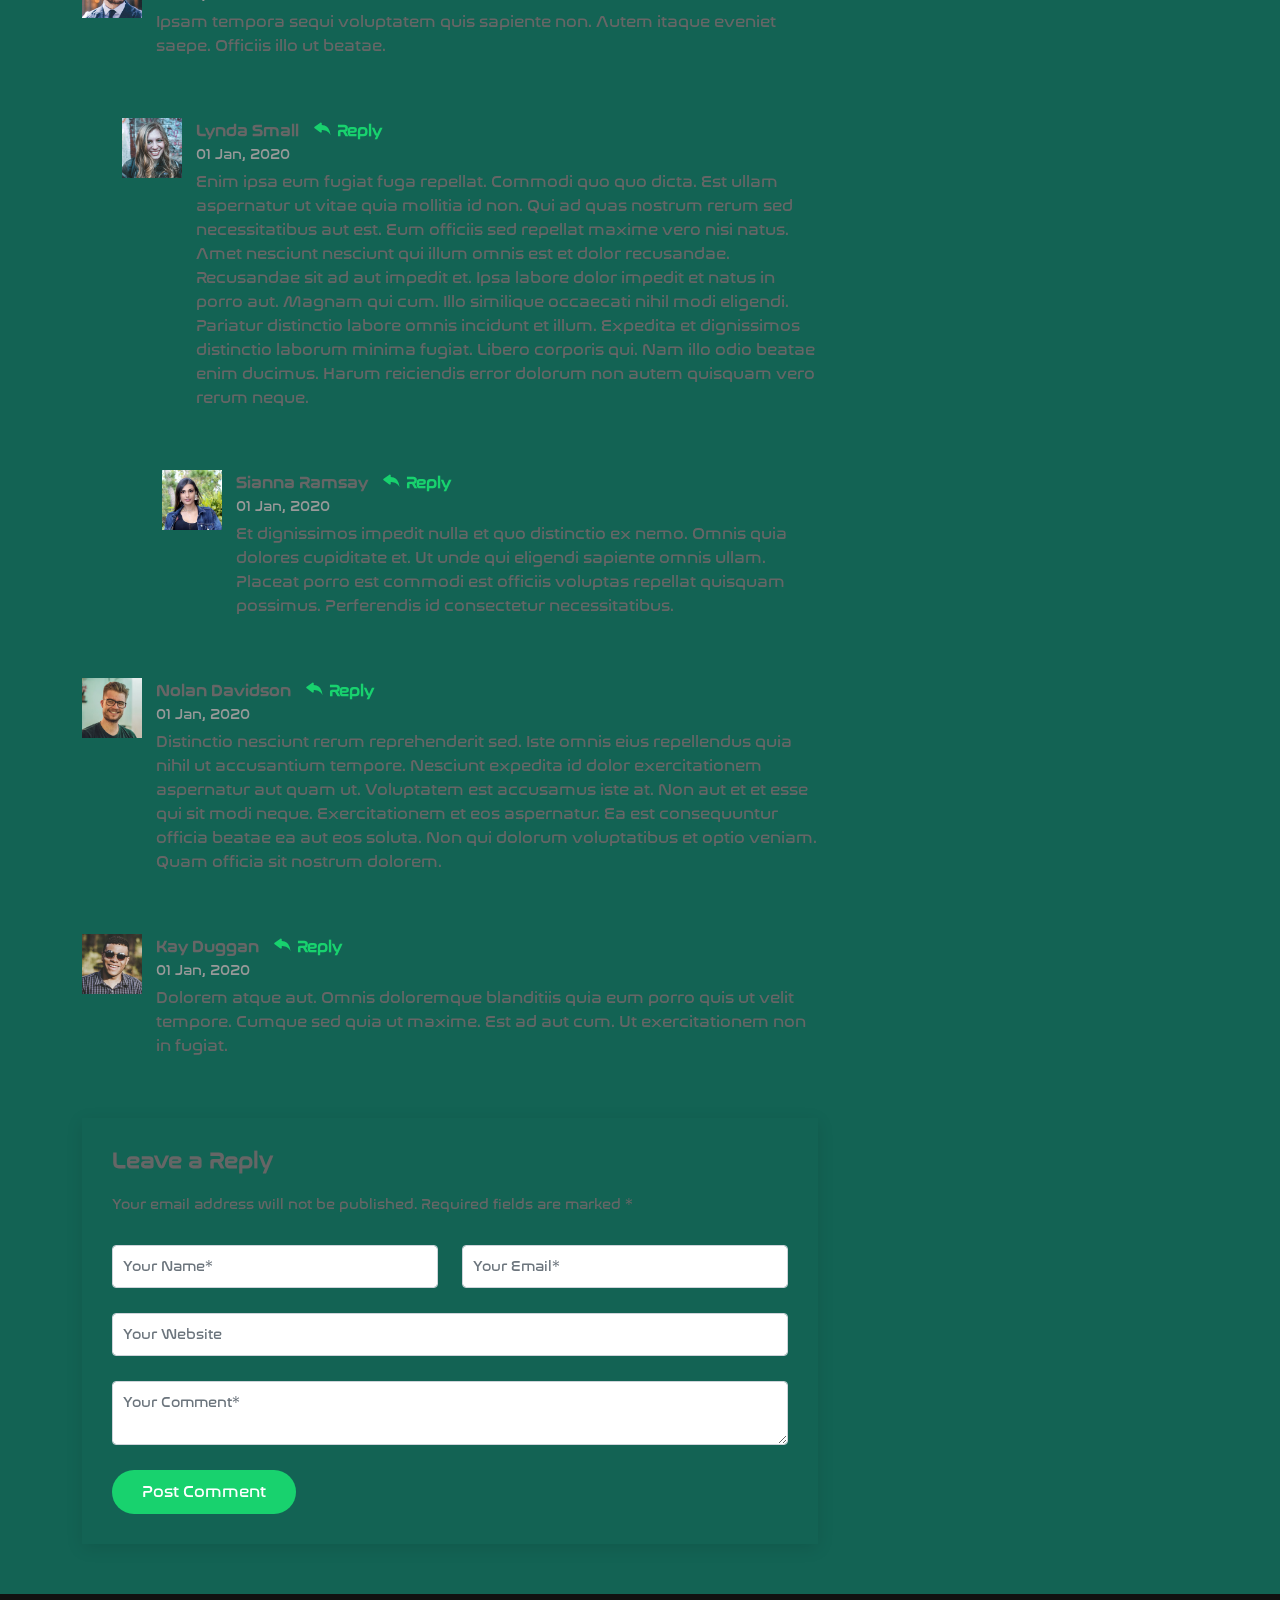
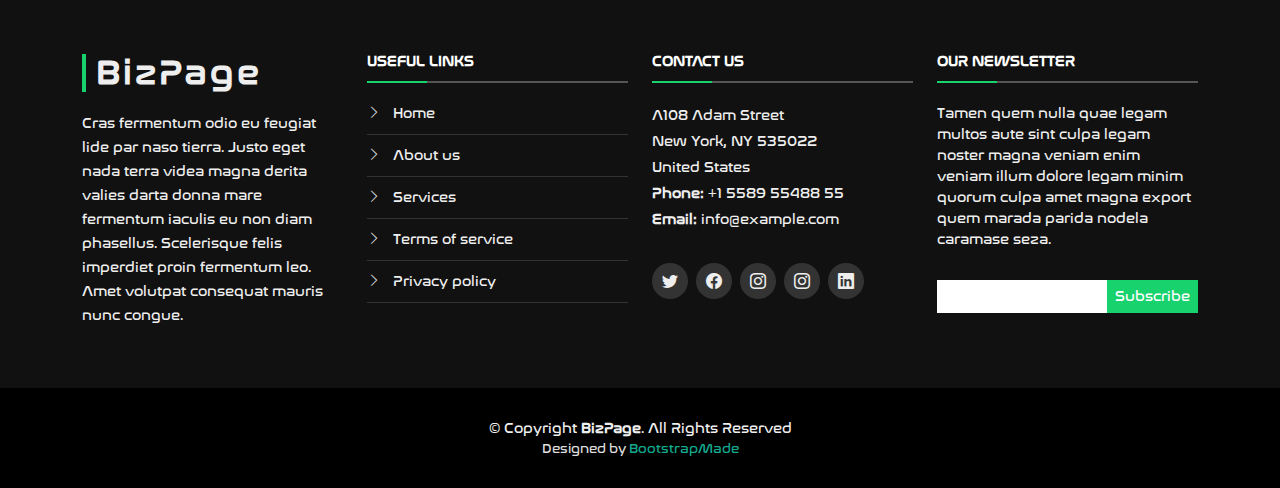
<file: blog-single.html>
<!DOCTYPE html>
<html lang="en">

<head>
  <meta charset="utf-8">
  <meta content="width=device-width, initial-scale=1.0" name="viewport">

  <title>Blog Single - BizPage Bootstrap Template</title>
  <meta content="" name="description">
  <meta content="" name="keywords">

  <!-- Favicons -->
  <link href="assets/img/favicon.png" rel="icon">
  <link href="assets/img/apple-touch-icon.png" rel="apple-touch-icon">

  <!-- Google Fonts -->
  <link href="https://fonts.googleapis.com/css?family=Open+Sans:300,300i,400,400i,700,700i|Montserrat:300,400,500,700" rel="stylesheet">

  <!-- Vendor CSS Files -->
  <link href="assets/vendor/animate.css/animate.min.css" rel="stylesheet">
  <link href="assets/vendor/aos/aos.css" rel="stylesheet">
  <link href="assets/vendor/bootstrap/css/bootstrap.min.css" rel="stylesheet">
  <link href="assets/vendor/bootstrap-icons/bootstrap-icons.css" rel="stylesheet">
  <link href="assets/vendor/glightbox/css/glightbox.min.css" rel="stylesheet">
  <link href="assets/vendor/swiper/swiper-bundle.min.css" rel="stylesheet">

  <!-- Template Main CSS File -->
  <link href="assets/css/style.css" rel="stylesheet">

  <!-- =======================================================
  * Template Name: BizPage - v5.8.0
  * Template URL: https://bootstrapmade.com/bizpage-bootstrap-business-template/
  * Author: BootstrapMade.com
  * License: https://bootstrapmade.com/license/
  ======================================================== -->
</head>

<body>

  <!-- ======= Header ======= -->
  <header id="header" class="fixed-top d-flex align-items-center ">
    <div class="container-fluid">

      <div class="row justify-content-center align-items-center">
        <div class="col-xl-11 d-flex align-items-center justify-content-between">
          <h1 class="logo"><a href="index.html">BizPage</a></h1>
          <!-- Uncomment below if you prefer to use an image logo -->
          <!-- <a href="index.html" class="logo"><img src="assets/img/logo.png" alt="" class="img-fluid"></a>-->

          <nav id="navbar" class="navbar">
            <ul>
              <li><a class="nav-link scrollto " href="#hero">Home</a></li>
              <li><a class="nav-link scrollto" href="#about">About</a></li>
              <li><a class="nav-link scrollto" href="#services">Services</a></li>
              <li><a class="nav-link scrollto " href="#portfolio">Portfolio</a></li>
              <li><a class="nav-link scrollto" href="#team">Team</a></li>
              <li><a class="nav-link  active" href="blog.html">Blog</a></li>
              <li class="dropdown"><a href="#"><span>Drop Down</span> <i class="bi bi-chevron-down"></i></a>
                <ul>
                  <li><a href="#">Drop Down 1</a></li>
                  <li class="dropdown"><a href="#"><span>Deep Drop Down</span> <i class="bi bi-chevron-right"></i></a>
                    <ul>
                      <li><a href="#">Deep Drop Down 1</a></li>
                      <li><a href="#">Deep Drop Down 2</a></li>
                      <li><a href="#">Deep Drop Down 3</a></li>
                      <li><a href="#">Deep Drop Down 4</a></li>
                      <li><a href="#">Deep Drop Down 5</a></li>
                    </ul>
                  </li>
                  <li><a href="#">Drop Down 2</a></li>
                  <li><a href="#">Drop Down 3</a></li>
                  <li><a href="#">Drop Down 4</a></li>
                </ul>
              </li>
              <li><a class="nav-link scrollto" href="#contact">Contact</a></li>
            </ul>
            <i class="bi bi-list mobile-nav-toggle"></i>
          </nav><!-- .navbar -->
        </div>
      </div>

    </div>
  </header><!-- End Header -->

  <main id="main">

    <!-- ======= Breadcrumbs ======= -->
    <section id="breadcrumbs" class="breadcrumbs">
      <div class="container">

        <ol>
          <li><a href="index.html">Home</a></li>
          <li><a href="blog.html">Blog</a></li>
        </ol>
        <h2>Blog Single</h2>

      </div>
    </section><!-- End Breadcrumbs -->

    <!-- ======= Blog Single Section ======= -->
    <section id="blog" class="blog">
      <div class="container" data-aos="fade-up">

        <div class="row">

          <div class="col-lg-8 entries">

            <article class="entry entry-single">

              <div class="entry-img">
                <img src="assets/img/blog/blog-1.jpg" alt="" class="img-fluid">
              </div>

              <h2 class="entry-title">
                <a href="blog-single.html">Dolorum optio tempore voluptas dignissimos cumque fuga qui quibusdam quia</a>
              </h2>

              <div class="entry-meta">
                <ul>
                  <li class="d-flex align-items-center"><i class="bi bi-person"></i> <a href="blog-single.html">John Doe</a></li>
                  <li class="d-flex align-items-center"><i class="bi bi-clock"></i> <a href="blog-single.html"><time datetime="2020-01-01">Jan 1, 2020</time></a></li>
                  <li class="d-flex align-items-center"><i class="bi bi-chat-dots"></i> <a href="blog-single.html">12 Comments</a></li>
                </ul>
              </div>

              <div class="entry-content">
                <p>
                  Similique neque nam consequuntur ad non maxime aliquam quas. Quibusdam animi praesentium. Aliquam et laboriosam eius aut nostrum quidem aliquid dicta.
                  Et eveniet enim. Qui velit est ea dolorem doloremque deleniti aperiam unde soluta. Est cum et quod quos aut ut et sit sunt. Voluptate porro consequatur assumenda perferendis dolore.
                </p>

                <p>
                  Sit repellat hic cupiditate hic ut nemo. Quis nihil sunt non reiciendis. Sequi in accusamus harum vel aspernatur. Excepturi numquam nihil cumque odio. Et voluptate cupiditate.
                </p>

                <blockquote>
                  <p>
                    Et vero doloremque tempore voluptatem ratione vel aut. Deleniti sunt animi aut. Aut eos aliquam doloribus minus autem quos.
                  </p>
                </blockquote>

                <p>
                  Sed quo laboriosam qui architecto. Occaecati repellendus omnis dicta inventore tempore provident voluptas mollitia aliquid. Id repellendus quia. Asperiores nihil magni dicta est suscipit perspiciatis. Voluptate ex rerum assumenda dolores nihil quaerat.
                  Dolor porro tempora et quibusdam voluptas. Beatae aut at ad qui tempore corrupti velit quisquam rerum. Omnis dolorum exercitationem harum qui qui blanditiis neque.
                  Iusto autem itaque. Repudiandae hic quae aspernatur ea neque qui. Architecto voluptatem magni. Vel magnam quod et tempora deleniti error rerum nihil tempora.
                </p>

                <h3>Et quae iure vel ut odit alias.</h3>
                <p>
                  Officiis animi maxime nulla quo et harum eum quis a. Sit hic in qui quos fugit ut rerum atque. Optio provident dolores atque voluptatem rem excepturi molestiae qui. Voluptatem laborum omnis ullam quibusdam perspiciatis nulla nostrum. Voluptatum est libero eum nesciunt aliquid qui.
                  Quia et suscipit non sequi. Maxime sed odit. Beatae nesciunt nesciunt accusamus quia aut ratione aspernatur dolor. Sint harum eveniet dicta exercitationem minima. Exercitationem omnis asperiores natus aperiam dolor consequatur id ex sed. Quibusdam rerum dolores sint consequatur quidem ea.
                  Beatae minima sunt libero soluta sapiente in rem assumenda. Et qui odit voluptatem. Cum quibusdam voluptatem voluptatem accusamus mollitia aut atque aut.
                </p>
                <img src="assets/img/blog/blog-inside-post.jpg" class="img-fluid" alt="">

                <h3>Ut repellat blanditiis est dolore sunt dolorum quae.</h3>
                <p>
                  Rerum ea est assumenda pariatur quasi et quam. Facilis nam porro amet nostrum. In assumenda quia quae a id praesentium. Quos deleniti libero sed occaecati aut porro autem. Consectetur sed excepturi sint non placeat quia repellat incidunt labore. Autem facilis hic dolorum dolores vel.
                  Consectetur quasi id et optio praesentium aut asperiores eaque aut. Explicabo omnis quibusdam esse. Ex libero illum iusto totam et ut aut blanditiis. Veritatis numquam ut illum ut a quam vitae.
                </p>
                <p>
                  Alias quia non aliquid. Eos et ea velit. Voluptatem maxime enim omnis ipsa voluptas incidunt. Nulla sit eaque mollitia nisi asperiores est veniam.
                </p>

              </div>

              <div class="entry-footer">
                <i class="bi bi-folder"></i>
                <ul class="cats">
                  <li><a href="#">Business</a></li>
                </ul>

                <i class="bi bi-tags"></i>
                <ul class="tags">
                  <li><a href="#">Creative</a></li>
                  <li><a href="#">Tips</a></li>
                  <li><a href="#">Marketing</a></li>
                </ul>
              </div>

            </article><!-- End blog entry -->

            <div class="blog-author d-flex align-items-center">
              <img src="assets/img/blog/blog-author.jpg" class="rounded-circle float-left" alt="">
              <div>
                <h4>Jane Smith</h4>
                <div class="social-links">
                  <a href="https://twitters.com/#"><i class="bi bi-twitter"></i></a>
                  <a href="https://facebook.com/#"><i class="bi bi-facebook"></i></a>
                  <a href="https://instagram.com/#"><i class="biu bi-instagram"></i></a>
                </div>
                <p>
                  Itaque quidem optio quia voluptatibus dolorem dolor. Modi eum sed possimus accusantium. Quas repellat voluptatem officia numquam sint aspernatur voluptas. Esse et accusantium ut unde voluptas.
                </p>
              </div>
            </div><!-- End blog author bio -->

            <div class="blog-comments">

              <h4 class="comments-count">8 Comments</h4>

              <div id="comment-1" class="comment">
                <div class="d-flex">
                  <div class="comment-img"><img src="assets/img/blog/comments-1.jpg" alt=""></div>
                  <div>
                    <h5><a href="">Georgia Reader</a> <a href="#" class="reply"><i class="bi bi-reply-fill"></i> Reply</a></h5>
                    <time datetime="2020-01-01">01 Jan, 2020</time>
                    <p>
                      Et rerum totam nisi. Molestiae vel quam dolorum vel voluptatem et et. Est ad aut sapiente quis molestiae est qui cum soluta.
                      Vero aut rerum vel. Rerum quos laboriosam placeat ex qui. Sint qui facilis et.
                    </p>
                  </div>
                </div>
              </div><!-- End comment #1 -->

              <div id="comment-2" class="comment">
                <div class="d-flex">
                  <div class="comment-img"><img src="assets/img/blog/comments-2.jpg" alt=""></div>
                  <div>
                    <h5><a href="">Aron Alvarado</a> <a href="#" class="reply"><i class="bi bi-reply-fill"></i> Reply</a></h5>
                    <time datetime="2020-01-01">01 Jan, 2020</time>
                    <p>
                      Ipsam tempora sequi voluptatem quis sapiente non. Autem itaque eveniet saepe. Officiis illo ut beatae.
                    </p>
                  </div>
                </div>

                <div id="comment-reply-1" class="comment comment-reply">
                  <div class="d-flex">
                    <div class="comment-img"><img src="assets/img/blog/comments-3.jpg" alt=""></div>
                    <div>
                      <h5><a href="">Lynda Small</a> <a href="#" class="reply"><i class="bi bi-reply-fill"></i> Reply</a></h5>
                      <time datetime="2020-01-01">01 Jan, 2020</time>
                      <p>
                        Enim ipsa eum fugiat fuga repellat. Commodi quo quo dicta. Est ullam aspernatur ut vitae quia mollitia id non. Qui ad quas nostrum rerum sed necessitatibus aut est. Eum officiis sed repellat maxime vero nisi natus. Amet nesciunt nesciunt qui illum omnis est et dolor recusandae.

                        Recusandae sit ad aut impedit et. Ipsa labore dolor impedit et natus in porro aut. Magnam qui cum. Illo similique occaecati nihil modi eligendi. Pariatur distinctio labore omnis incidunt et illum. Expedita et dignissimos distinctio laborum minima fugiat.

                        Libero corporis qui. Nam illo odio beatae enim ducimus. Harum reiciendis error dolorum non autem quisquam vero rerum neque.
                      </p>
                    </div>
                  </div>

                  <div id="comment-reply-2" class="comment comment-reply">
                    <div class="d-flex">
                      <div class="comment-img"><img src="assets/img/blog/comments-4.jpg" alt=""></div>
                      <div>
                        <h5><a href="">Sianna Ramsay</a> <a href="#" class="reply"><i class="bi bi-reply-fill"></i> Reply</a></h5>
                        <time datetime="2020-01-01">01 Jan, 2020</time>
                        <p>
                          Et dignissimos impedit nulla et quo distinctio ex nemo. Omnis quia dolores cupiditate et. Ut unde qui eligendi sapiente omnis ullam. Placeat porro est commodi est officiis voluptas repellat quisquam possimus. Perferendis id consectetur necessitatibus.
                        </p>
                      </div>
                    </div>

                  </div><!-- End comment reply #2-->

                </div><!-- End comment reply #1-->

              </div><!-- End comment #2-->

              <div id="comment-3" class="comment">
                <div class="d-flex">
                  <div class="comment-img"><img src="assets/img/blog/comments-5.jpg" alt=""></div>
                  <div>
                    <h5><a href="">Nolan Davidson</a> <a href="#" class="reply"><i class="bi bi-reply-fill"></i> Reply</a></h5>
                    <time datetime="2020-01-01">01 Jan, 2020</time>
                    <p>
                      Distinctio nesciunt rerum reprehenderit sed. Iste omnis eius repellendus quia nihil ut accusantium tempore. Nesciunt expedita id dolor exercitationem aspernatur aut quam ut. Voluptatem est accusamus iste at.
                      Non aut et et esse qui sit modi neque. Exercitationem et eos aspernatur. Ea est consequuntur officia beatae ea aut eos soluta. Non qui dolorum voluptatibus et optio veniam. Quam officia sit nostrum dolorem.
                    </p>
                  </div>
                </div>

              </div><!-- End comment #3 -->

              <div id="comment-4" class="comment">
                <div class="d-flex">
                  <div class="comment-img"><img src="assets/img/blog/comments-6.jpg" alt=""></div>
                  <div>
                    <h5><a href="">Kay Duggan</a> <a href="#" class="reply"><i class="bi bi-reply-fill"></i> Reply</a></h5>
                    <time datetime="2020-01-01">01 Jan, 2020</time>
                    <p>
                      Dolorem atque aut. Omnis doloremque blanditiis quia eum porro quis ut velit tempore. Cumque sed quia ut maxime. Est ad aut cum. Ut exercitationem non in fugiat.
                    </p>
                  </div>
                </div>

              </div><!-- End comment #4 -->

              <div class="reply-form">
                <h4>Leave a Reply</h4>
                <p>Your email address will not be published. Required fields are marked * </p>
                <form action="">
                  <div class="row">
                    <div class="col-md-6 form-group">
                      <input name="name" type="text" class="form-control" placeholder="Your Name*">
                    </div>
                    <div class="col-md-6 form-group">
                      <input name="email" type="text" class="form-control" placeholder="Your Email*">
                    </div>
                  </div>
                  <div class="row">
                    <div class="col form-group">
                      <input name="website" type="text" class="form-control" placeholder="Your Website">
                    </div>
                  </div>
                  <div class="row">
                    <div class="col form-group">
                      <textarea name="comment" class="form-control" placeholder="Your Comment*"></textarea>
                    </div>
                  </div>
                  <button type="submit" class="btn btn-primary">Post Comment</button>

                </form>

              </div>

            </div><!-- End blog comments -->

          </div><!-- End blog entries list -->

          <div class="col-lg-4">

            <div class="sidebar">

              <h3 class="sidebar-title">Search</h3>
              <div class="sidebar-item search-form">
                <form action="">
                  <input type="text" class="form-control">
                  <button type="submit"><i class="bi bi-search"></i></button>
                </form>
              </div><!-- End sidebar search formn-->

              <h3 class="sidebar-title">Categories</h3>
              <div class="sidebar-item categories">
                <ul>
                  <li><a href="#">General <span>(25)</span></a></li>
                  <li><a href="#">Lifestyle <span>(12)</span></a></li>
                  <li><a href="#">Travel <span>(5)</span></a></li>
                  <li><a href="#">Design <span>(22)</span></a></li>
                  <li><a href="#">Creative <span>(8)</span></a></li>
                  <li><a href="#">Educaion <span>(14)</span></a></li>
                </ul>
              </div><!-- End sidebar categories-->

              <h3 class="sidebar-title">Recent Posts</h3>
              <div class="sidebar-item recent-posts">
                <div class="post-item clearfix">
                  <img src="assets/img/blog/blog-recent-1.jpg" alt="">
                  <h4><a href="blog-single.html">Nihil blanditiis at in nihil autem</a></h4>
                  <time datetime="2020-01-01">Jan 1, 2020</time>
                </div>

                <div class="post-item clearfix">
                  <img src="assets/img/blog/blog-recent-2.jpg" alt="">
                  <h4><a href="blog-single.html">Quidem autem et impedit</a></h4>
                  <time datetime="2020-01-01">Jan 1, 2020</time>
                </div>

                <div class="post-item clearfix">
                  <img src="assets/img/blog/blog-recent-3.jpg" alt="">
                  <h4><a href="blog-single.html">Id quia et et ut maxime similique occaecati ut</a></h4>
                  <time datetime="2020-01-01">Jan 1, 2020</time>
                </div>

                <div class="post-item clearfix">
                  <img src="assets/img/blog/blog-recent-4.jpg" alt="">
                  <h4><a href="blog-single.html">Laborum corporis quo dara net para</a></h4>
                  <time datetime="2020-01-01">Jan 1, 2020</time>
                </div>

                <div class="post-item clearfix">
                  <img src="assets/img/blog/blog-recent-5.jpg" alt="">
                  <h4><a href="blog-single.html">Et dolores corrupti quae illo quod dolor</a></h4>
                  <time datetime="2020-01-01">Jan 1, 2020</time>
                </div>

              </div><!-- End sidebar recent posts-->

              <h3 class="sidebar-title">Tags</h3>
              <div class="sidebar-item tags">
                <ul>
                  <li><a href="#">App</a></li>
                  <li><a href="#">IT</a></li>
                  <li><a href="#">Business</a></li>
                  <li><a href="#">Mac</a></li>
                  <li><a href="#">Design</a></li>
                  <li><a href="#">Office</a></li>
                  <li><a href="#">Creative</a></li>
                  <li><a href="#">Studio</a></li>
                  <li><a href="#">Smart</a></li>
                  <li><a href="#">Tips</a></li>
                  <li><a href="#">Marketing</a></li>
                </ul>
              </div><!-- End sidebar tags-->

            </div><!-- End sidebar -->

          </div><!-- End blog sidebar -->

        </div>

      </div>
    </section><!-- End Blog Single Section -->

  </main><!-- End #main -->

  <!-- ======= Footer ======= -->
  <footer id="footer">
    <div class="footer-top">
      <div class="container">
        <div class="row">

          <div class="col-lg-3 col-md-6 footer-info">
            <h3>BizPage</h3>
            <p>Cras fermentum odio eu feugiat lide par naso tierra. Justo eget nada terra videa magna derita valies darta donna mare fermentum iaculis eu non diam phasellus. Scelerisque felis imperdiet proin fermentum leo. Amet volutpat consequat mauris nunc congue.</p>
          </div>

          <div class="col-lg-3 col-md-6 footer-links">
            <h4>Useful Links</h4>
            <ul>
              <li><i class="bi bi-chevron-right"></i> <a href="#">Home</a></li>
              <li><i class="bi bi-chevron-right"></i> <a href="#">About us</a></li>
              <li><i class="bi bi-chevron-right"></i> <a href="#">Services</a></li>
              <li><i class="bi bi-chevron-right"></i> <a href="#">Terms of service</a></li>
              <li><i class="bi bi-chevron-right"></i> <a href="#">Privacy policy</a></li>
            </ul>
          </div>

          <div class="col-lg-3 col-md-6 footer-contact">
            <h4>Contact Us</h4>
            <p>
              A108 Adam Street <br>
              New York, NY 535022<br>
              United States <br>
              <strong>Phone:</strong> +1 5589 55488 55<br>
              <strong>Email:</strong> info@example.com<br>
            </p>

            <div class="social-links">
              <a href="#" class="twitter"><i class="bi bi-twitter"></i></a>
              <a href="#" class="facebook"><i class="bi bi-facebook"></i></a>
              <a href="#" class="instagram"><i class="bi bi-instagram"></i></a>
              <a href="#" class="instagram"><i class="bi bi-instagram"></i></a>
              <a href="#" class="linkedin"><i class="bi bi-linkedin"></i></a>
            </div>

          </div>

          <div class="col-lg-3 col-md-6 footer-newsletter">
            <h4>Our Newsletter</h4>
            <p>Tamen quem nulla quae legam multos aute sint culpa legam noster magna veniam enim veniam illum dolore legam minim quorum culpa amet magna export quem marada parida nodela caramase seza.</p>
            <form action="" method="post">
              <input type="email" name="email"><input type="submit" value="Subscribe">
            </form>
          </div>

        </div>
      </div>
    </div>

    <div class="container">
      <div class="copyright">
        &copy; Copyright <strong>BizPage</strong>. All Rights Reserved
      </div>
      <div class="credits">
        <!--
        All the links in the footer should remain intact.
        You can delete the links only if you purchased the pro version.
        Licensing information: https://bootstrapmade.com/license/
        Purchase the pro version with working PHP/AJAX contact form: https://bootstrapmade.com/buy/?theme=BizPage
      -->
        Designed by <a href="https://bootstrapmade.com/">BootstrapMade</a>
      </div>
    </div>
  </footer><!-- End Footer -->

  <a href="#" class="back-to-top d-flex align-items-center justify-content-center"><i class="bi bi-arrow-up-short"></i></a>
  <!-- Uncomment below i you want to use a preloader -->
  <!-- <div id="preloader"></div> -->

  <!-- Vendor JS Files -->
  <script src="assets/vendor/purecounter/purecounter.js"></script>
  <script src="assets/vendor/aos/aos.js"></script>
  <script src="assets/vendor/bootstrap/js/bootstrap.bundle.min.js"></script>
  <script src="assets/vendor/glightbox/js/glightbox.min.js"></script>
  <script src="assets/vendor/isotope-layout/isotope.pkgd.min.js"></script>
  <script src="assets/vendor/swiper/swiper-bundle.min.js"></script>
  <script src="assets/vendor/waypoints/noframework.waypoints.js"></script>
  <script src="assets/vendor/php-email-form/validate.js"></script>

  <!-- Template Main JS File -->
  <script src="assets/js/main.js"></script>

</body>

</html>
</file>
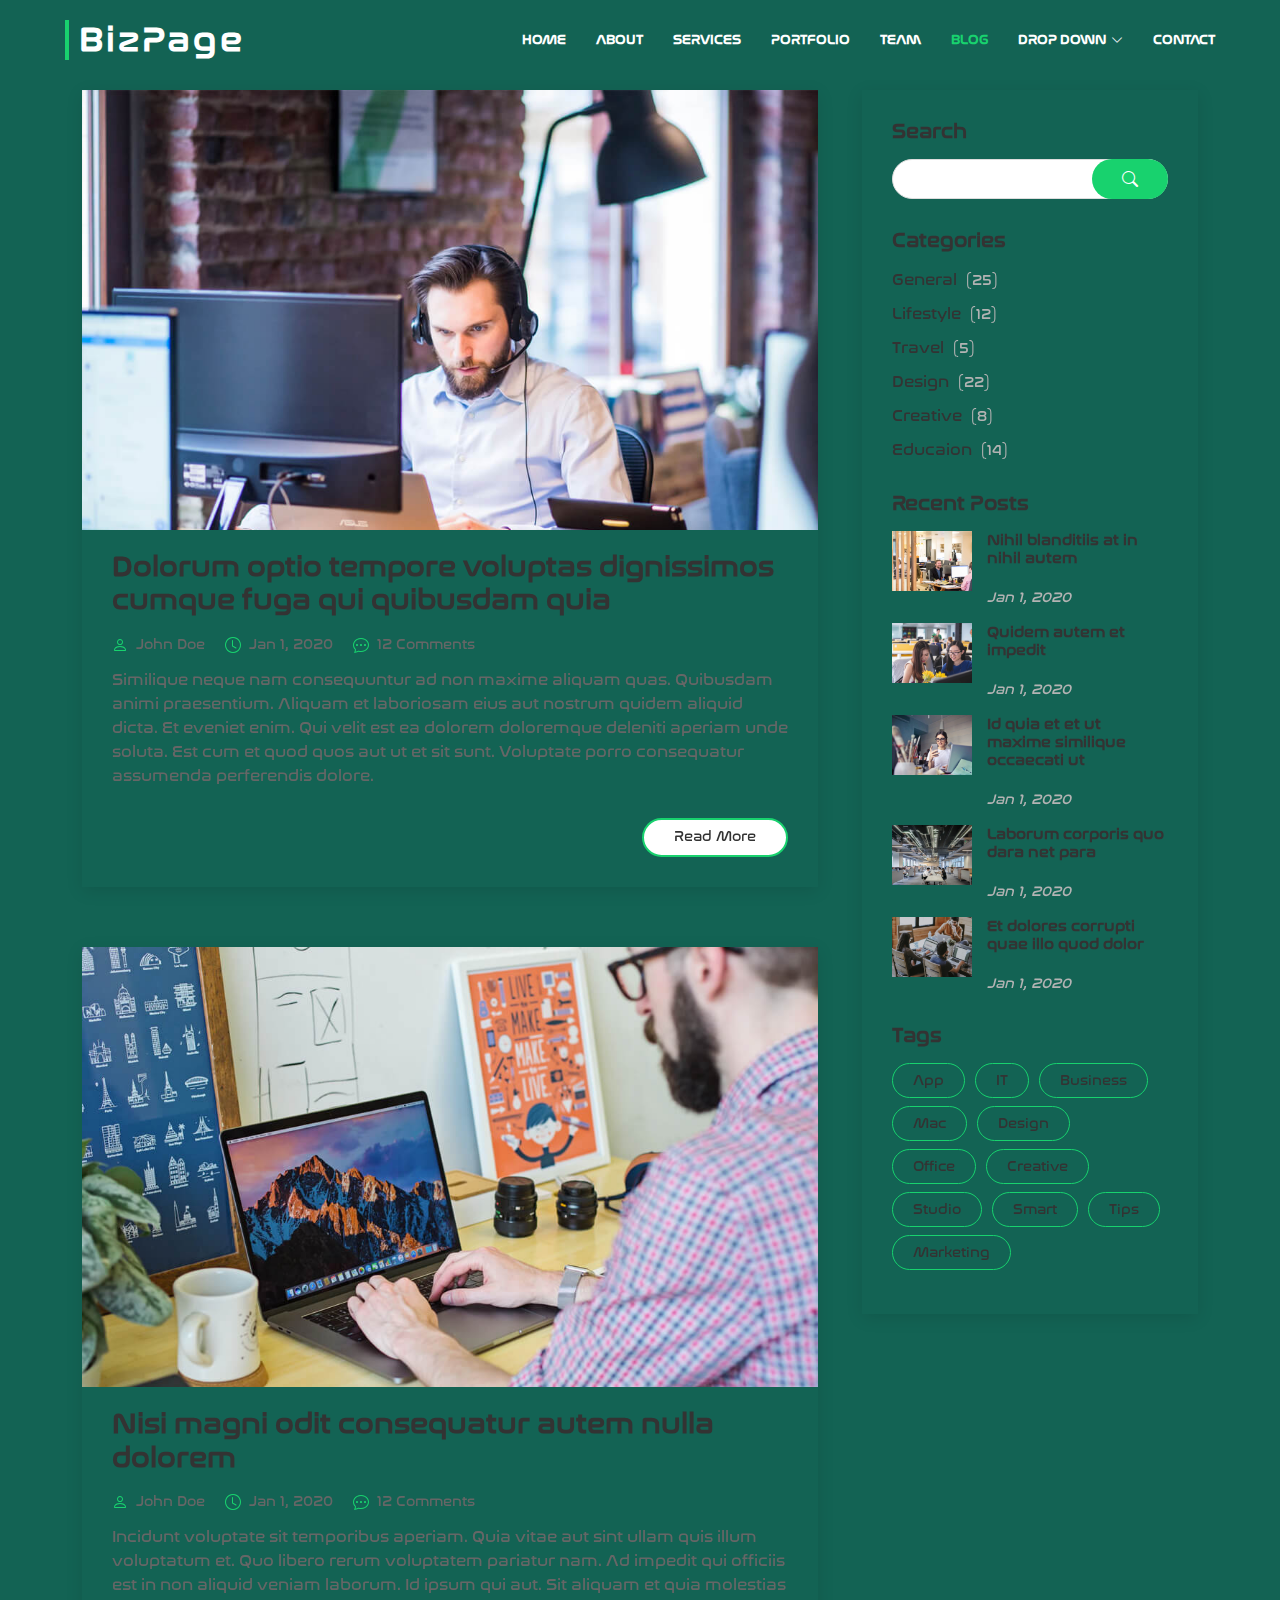
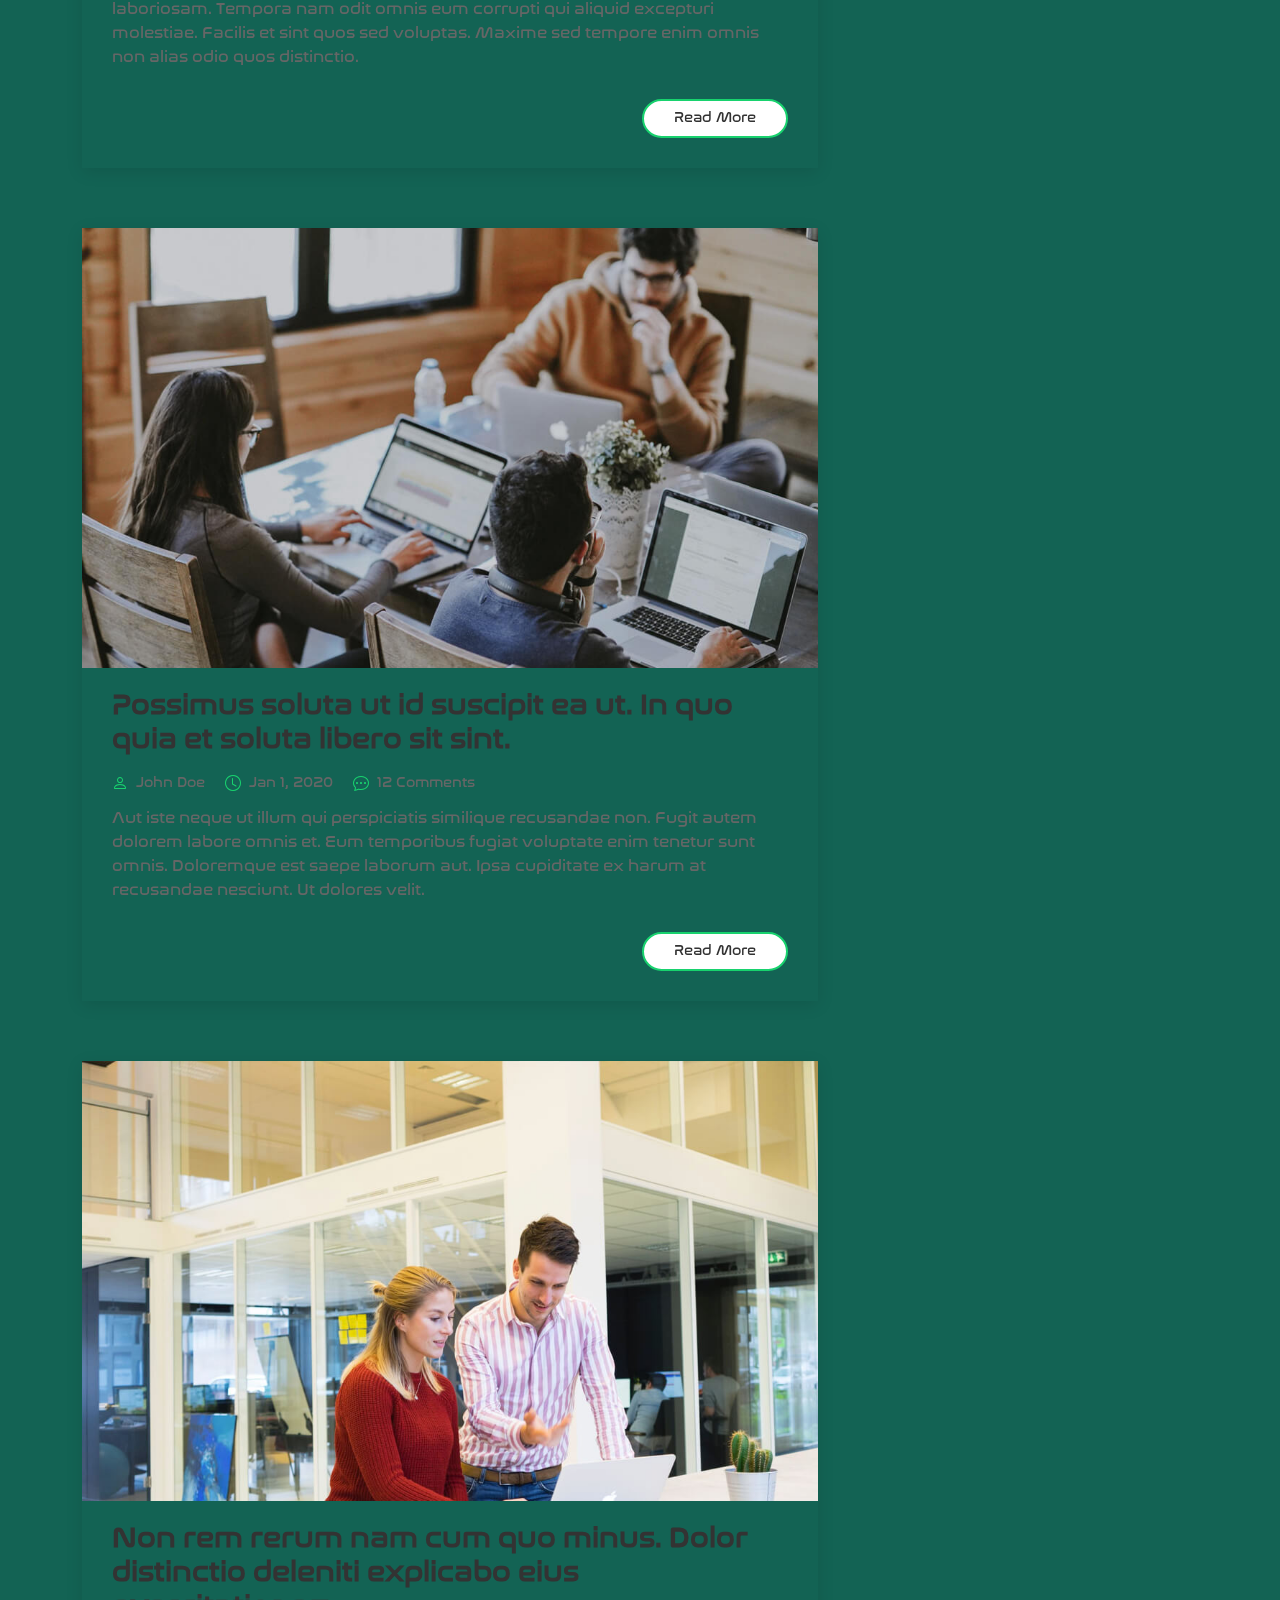
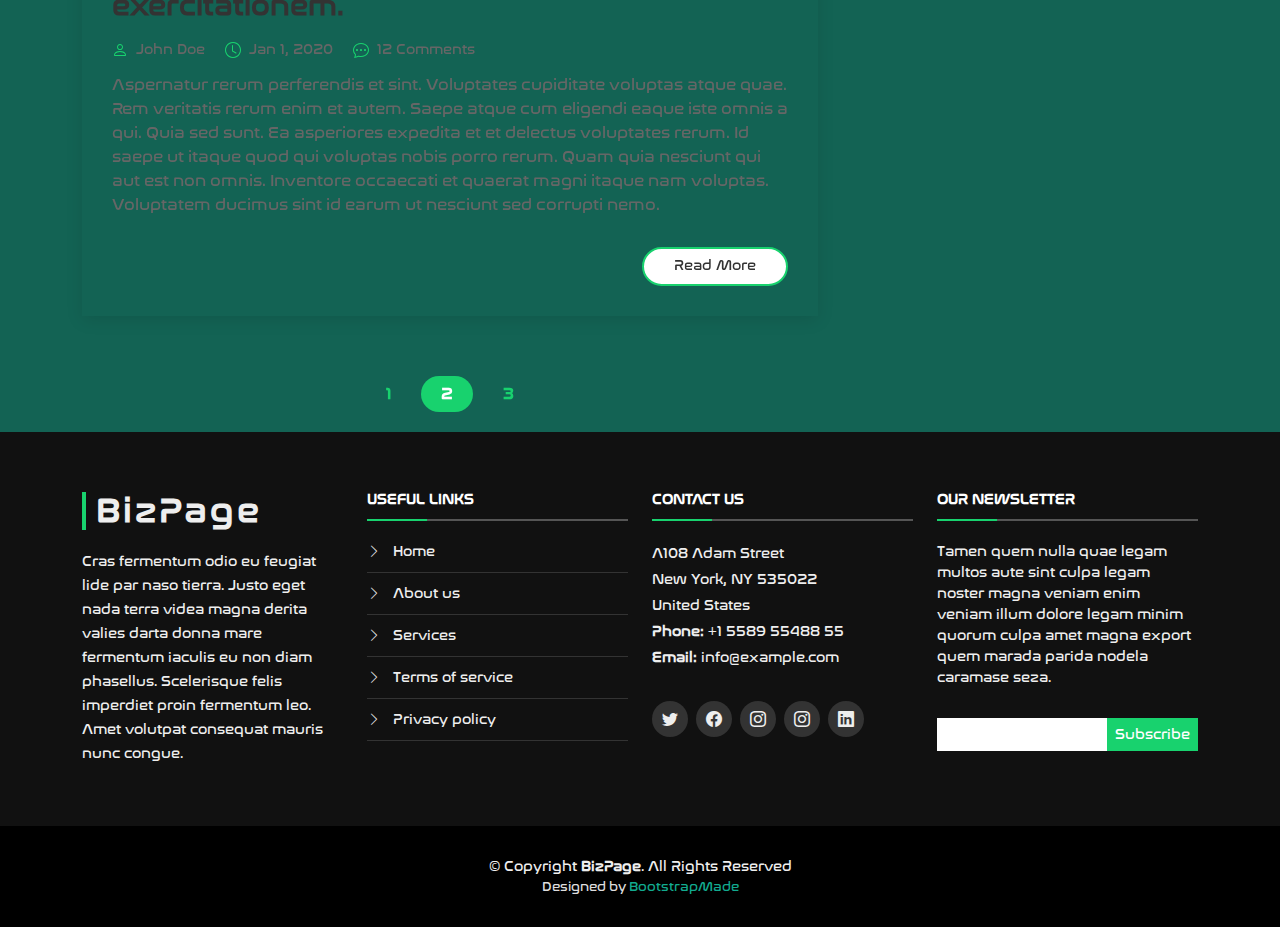
<file: blog.html>
<!DOCTYPE html>
<html lang="en">

<head>
  <meta charset="utf-8">
  <meta content="width=device-width, initial-scale=1.0" name="viewport">

  <title>Blog - BizPage Bootstrap Template</title>
  <meta content="" name="description">
  <meta content="" name="keywords">

  <!-- Favicons -->
  <link href="assets/img/favicon.png" rel="icon">
  <link href="assets/img/apple-touch-icon.png" rel="apple-touch-icon">

  <!-- Google Fonts -->
  <link href="https://fonts.googleapis.com/css?family=Open+Sans:300,300i,400,400i,700,700i|Montserrat:300,400,500,700" rel="stylesheet">

  <!-- Vendor CSS Files -->
  <link href="assets/vendor/animate.css/animate.min.css" rel="stylesheet">
  <link href="assets/vendor/aos/aos.css" rel="stylesheet">
  <link href="assets/vendor/bootstrap/css/bootstrap.min.css" rel="stylesheet">
  <link href="assets/vendor/bootstrap-icons/bootstrap-icons.css" rel="stylesheet">
  <link href="assets/vendor/glightbox/css/glightbox.min.css" rel="stylesheet">
  <link href="assets/vendor/swiper/swiper-bundle.min.css" rel="stylesheet">

  <!-- Template Main CSS File -->
  <link href="assets/css/style.css" rel="stylesheet">

  <!-- =======================================================
  * Template Name: BizPage - v5.8.0
  * Template URL: https://bootstrapmade.com/bizpage-bootstrap-business-template/
  * Author: BootstrapMade.com
  * License: https://bootstrapmade.com/license/
  ======================================================== -->
</head>

<body>

  <!-- ======= Header ======= -->
  <header id="header" class="fixed-top d-flex align-items-center ">
    <div class="container-fluid">

      <div class="row justify-content-center align-items-center">
        <div class="col-xl-11 d-flex align-items-center justify-content-between">
          <h1 class="logo"><a href="index.html">BizPage</a></h1>
          <!-- Uncomment below if you prefer to use an image logo -->
          <!-- <a href="index.html" class="logo"><img src="assets/img/logo.png" alt="" class="img-fluid"></a>-->

          <nav id="navbar" class="navbar">
            <ul>
              <li><a class="nav-link scrollto " href="#hero">Home</a></li>
              <li><a class="nav-link scrollto" href="#about">About</a></li>
              <li><a class="nav-link scrollto" href="#services">Services</a></li>
              <li><a class="nav-link scrollto " href="#portfolio">Portfolio</a></li>
              <li><a class="nav-link scrollto" href="#team">Team</a></li>
              <li><a class="nav-link  active" href="blog.html">Blog</a></li>
              <li class="dropdown"><a href="#"><span>Drop Down</span> <i class="bi bi-chevron-down"></i></a>
                <ul>
                  <li><a href="#">Drop Down 1</a></li>
                  <li class="dropdown"><a href="#"><span>Deep Drop Down</span> <i class="bi bi-chevron-right"></i></a>
                    <ul>
                      <li><a href="#">Deep Drop Down 1</a></li>
                      <li><a href="#">Deep Drop Down 2</a></li>
                      <li><a href="#">Deep Drop Down 3</a></li>
                      <li><a href="#">Deep Drop Down 4</a></li>
                      <li><a href="#">Deep Drop Down 5</a></li>
                    </ul>
                  </li>
                  <li><a href="#">Drop Down 2</a></li>
                  <li><a href="#">Drop Down 3</a></li>
                  <li><a href="#">Drop Down 4</a></li>
                </ul>
              </li>
              <li><a class="nav-link scrollto" href="#contact">Contact</a></li>
            </ul>
            <i class="bi bi-list mobile-nav-toggle"></i>
          </nav><!-- .navbar -->
        </div>
      </div>

    </div>
  </header><!-- End Header -->

  <main id="main">

    <!-- ======= Breadcrumbs ======= -->
    <section id="breadcrumbs" class="breadcrumbs">
      <div class="container">

        <ol>
          <li><a href="index.html">Home</a></li>
        </ol>
        <h2>Blog</h2>

      </div>
    </section><!-- End Breadcrumbs -->

    <!-- ======= Blog Section ======= -->
    <section id="blog" class="blog">
      <div class="container" data-aos="fade-up">

        <div class="row">

          <div class="col-lg-8 entries">

            <article class="entry">

              <div class="entry-img">
                <img src="assets/img/blog/blog-1.jpg" alt="" class="img-fluid">
              </div>

              <h2 class="entry-title">
                <a href="blog-single.html">Dolorum optio tempore voluptas dignissimos cumque fuga qui quibusdam quia</a>
              </h2>

              <div class="entry-meta">
                <ul>
                  <li class="d-flex align-items-center"><i class="bi bi-person"></i> <a href="blog-single.html">John Doe</a></li>
                  <li class="d-flex align-items-center"><i class="bi bi-clock"></i> <a href="blog-single.html"><time datetime="2020-01-01">Jan 1, 2020</time></a></li>
                  <li class="d-flex align-items-center"><i class="bi bi-chat-dots"></i> <a href="blog-single.html">12 Comments</a></li>
                </ul>
              </div>

              <div class="entry-content">
                <p>
                  Similique neque nam consequuntur ad non maxime aliquam quas. Quibusdam animi praesentium. Aliquam et laboriosam eius aut nostrum quidem aliquid dicta.
                  Et eveniet enim. Qui velit est ea dolorem doloremque deleniti aperiam unde soluta. Est cum et quod quos aut ut et sit sunt. Voluptate porro consequatur assumenda perferendis dolore.
                </p>
                <div class="read-more">
                  <a href="blog-single.html">Read More</a>
                </div>
              </div>

            </article><!-- End blog entry -->

            <article class="entry">

              <div class="entry-img">
                <img src="assets/img/blog/blog-2.jpg" alt="" class="img-fluid">
              </div>

              <h2 class="entry-title">
                <a href="blog-single.html">Nisi magni odit consequatur autem nulla dolorem</a>
              </h2>

              <div class="entry-meta">
                <ul>
                  <li class="d-flex align-items-center"><i class="bi bi-person"></i> <a href="blog-single.html">John Doe</a></li>
                  <li class="d-flex align-items-center"><i class="bi bi-clock"></i> <a href="blog-single.html"><time datetime="2020-01-01">Jan 1, 2020</time></a></li>
                  <li class="d-flex align-items-center"><i class="bi bi-chat-dots"></i> <a href="blog-single.html">12 Comments</a></li>
                </ul>
              </div>

              <div class="entry-content">
                <p>
                  Incidunt voluptate sit temporibus aperiam. Quia vitae aut sint ullam quis illum voluptatum et. Quo libero rerum voluptatem pariatur nam.
                  Ad impedit qui officiis est in non aliquid veniam laborum. Id ipsum qui aut. Sit aliquam et quia molestias laboriosam. Tempora nam odit omnis eum corrupti qui aliquid excepturi molestiae. Facilis et sint quos sed voluptas. Maxime sed tempore enim omnis non alias odio quos distinctio.
                </p>
                <div class="read-more">
                  <a href="blog-single.html">Read More</a>
                </div>
              </div>

            </article><!-- End blog entry -->

            <article class="entry">

              <div class="entry-img">
                <img src="assets/img/blog/blog-3.jpg" alt="" class="img-fluid">
              </div>

              <h2 class="entry-title">
                <a href="blog-single.html">Possimus soluta ut id suscipit ea ut. In quo quia et soluta libero sit sint.</a>
              </h2>

              <div class="entry-meta">
                <ul>
                  <li class="d-flex align-items-center"><i class="bi bi-person"></i> <a href="blog-single.html">John Doe</a></li>
                  <li class="d-flex align-items-center"><i class="bi bi-clock"></i> <a href="blog-single.html"><time datetime="2020-01-01">Jan 1, 2020</time></a></li>
                  <li class="d-flex align-items-center"><i class="bi bi-chat-dots"></i> <a href="blog-single.html">12 Comments</a></li>
                </ul>
              </div>

              <div class="entry-content">
                <p>
                  Aut iste neque ut illum qui perspiciatis similique recusandae non. Fugit autem dolorem labore omnis et. Eum temporibus fugiat voluptate enim tenetur sunt omnis.
                  Doloremque est saepe laborum aut. Ipsa cupiditate ex harum at recusandae nesciunt. Ut dolores velit.
                </p>
                <div class="read-more">
                  <a href="blog-single.html">Read More</a>
                </div>
              </div>

            </article><!-- End blog entry -->

            <article class="entry">

              <div class="entry-img">
                <img src="assets/img/blog/blog-4.jpg" alt="" class="img-fluid">
              </div>

              <h2 class="entry-title">
                <a href="blog-single.html">Non rem rerum nam cum quo minus. Dolor distinctio deleniti explicabo eius exercitationem.</a>
              </h2>

              <div class="entry-meta">
                <ul>
                  <li class="d-flex align-items-center"><i class="bi bi-person"></i> <a href="blog-single.html">John Doe</a></li>
                  <li class="d-flex align-items-center"><i class="bi bi-clock"></i> <a href="blog-single.html"><time datetime="2020-01-01">Jan 1, 2020</time></a></li>
                  <li class="d-flex align-items-center"><i class="bi bi-chat-dots"></i> <a href="blog-single.html">12 Comments</a></li>
                </ul>
              </div>

              <div class="entry-content">
                <p>
                  Aspernatur rerum perferendis et sint. Voluptates cupiditate voluptas atque quae. Rem veritatis rerum enim et autem. Saepe atque cum eligendi eaque iste omnis a qui.
                  Quia sed sunt. Ea asperiores expedita et et delectus voluptates rerum. Id saepe ut itaque quod qui voluptas nobis porro rerum. Quam quia nesciunt qui aut est non omnis. Inventore occaecati et quaerat magni itaque nam voluptas. Voluptatem ducimus sint id earum ut nesciunt sed corrupti nemo.
                </p>
                <div class="read-more">
                  <a href="blog-single.html">Read More</a>
                </div>
              </div>

            </article><!-- End blog entry -->

            <div class="blog-pagination">
              <ul class="justify-content-center">
                <li><a href="#">1</a></li>
                <li class="active"><a href="#">2</a></li>
                <li><a href="#">3</a></li>
              </ul>
            </div>

          </div><!-- End blog entries list -->

          <div class="col-lg-4">

            <div class="sidebar">

              <h3 class="sidebar-title">Search</h3>
              <div class="sidebar-item search-form">
                <form action="">
                  <input type="text" class="form-control">
                  <button type="submit"><i class="bi bi-search"></i></button>
                </form>
              </div><!-- End sidebar search formn-->

              <h3 class="sidebar-title">Categories</h3>
              <div class="sidebar-item categories">
                <ul>
                  <li><a href="#">General <span>(25)</span></a></li>
                  <li><a href="#">Lifestyle <span>(12)</span></a></li>
                  <li><a href="#">Travel <span>(5)</span></a></li>
                  <li><a href="#">Design <span>(22)</span></a></li>
                  <li><a href="#">Creative <span>(8)</span></a></li>
                  <li><a href="#">Educaion <span>(14)</span></a></li>
                </ul>
              </div><!-- End sidebar categories-->

              <h3 class="sidebar-title">Recent Posts</h3>
              <div class="sidebar-item recent-posts">
                <div class="post-item clearfix">
                  <img src="assets/img/blog/blog-recent-1.jpg" alt="">
                  <h4><a href="blog-single.html">Nihil blanditiis at in nihil autem</a></h4>
                  <time datetime="2020-01-01">Jan 1, 2020</time>
                </div>

                <div class="post-item clearfix">
                  <img src="assets/img/blog/blog-recent-2.jpg" alt="">
                  <h4><a href="blog-single.html">Quidem autem et impedit</a></h4>
                  <time datetime="2020-01-01">Jan 1, 2020</time>
                </div>

                <div class="post-item clearfix">
                  <img src="assets/img/blog/blog-recent-3.jpg" alt="">
                  <h4><a href="blog-single.html">Id quia et et ut maxime similique occaecati ut</a></h4>
                  <time datetime="2020-01-01">Jan 1, 2020</time>
                </div>

                <div class="post-item clearfix">
                  <img src="assets/img/blog/blog-recent-4.jpg" alt="">
                  <h4><a href="blog-single.html">Laborum corporis quo dara net para</a></h4>
                  <time datetime="2020-01-01">Jan 1, 2020</time>
                </div>

                <div class="post-item clearfix">
                  <img src="assets/img/blog/blog-recent-5.jpg" alt="">
                  <h4><a href="blog-single.html">Et dolores corrupti quae illo quod dolor</a></h4>
                  <time datetime="2020-01-01">Jan 1, 2020</time>
                </div>

              </div><!-- End sidebar recent posts-->

              <h3 class="sidebar-title">Tags</h3>
              <div class="sidebar-item tags">
                <ul>
                  <li><a href="#">App</a></li>
                  <li><a href="#">IT</a></li>
                  <li><a href="#">Business</a></li>
                  <li><a href="#">Mac</a></li>
                  <li><a href="#">Design</a></li>
                  <li><a href="#">Office</a></li>
                  <li><a href="#">Creative</a></li>
                  <li><a href="#">Studio</a></li>
                  <li><a href="#">Smart</a></li>
                  <li><a href="#">Tips</a></li>
                  <li><a href="#">Marketing</a></li>
                </ul>
              </div><!-- End sidebar tags-->

            </div><!-- End sidebar -->

          </div><!-- End blog sidebar -->

        </div>

      </div>
    </section><!-- End Blog Section -->

  </main><!-- End #main -->

  <!-- ======= Footer ======= -->
  <footer id="footer">
    <div class="footer-top">
      <div class="container">
        <div class="row">

          <div class="col-lg-3 col-md-6 footer-info">
            <h3>BizPage</h3>
            <p>Cras fermentum odio eu feugiat lide par naso tierra. Justo eget nada terra videa magna derita valies darta donna mare fermentum iaculis eu non diam phasellus. Scelerisque felis imperdiet proin fermentum leo. Amet volutpat consequat mauris nunc congue.</p>
          </div>

          <div class="col-lg-3 col-md-6 footer-links">
            <h4>Useful Links</h4>
            <ul>
              <li><i class="bi bi-chevron-right"></i> <a href="#">Home</a></li>
              <li><i class="bi bi-chevron-right"></i> <a href="#">About us</a></li>
              <li><i class="bi bi-chevron-right"></i> <a href="#">Services</a></li>
              <li><i class="bi bi-chevron-right"></i> <a href="#">Terms of service</a></li>
              <li><i class="bi bi-chevron-right"></i> <a href="#">Privacy policy</a></li>
            </ul>
          </div>

          <div class="col-lg-3 col-md-6 footer-contact">
            <h4>Contact Us</h4>
            <p>
              A108 Adam Street <br>
              New York, NY 535022<br>
              United States <br>
              <strong>Phone:</strong> +1 5589 55488 55<br>
              <strong>Email:</strong> info@example.com<br>
            </p>

            <div class="social-links">
              <a href="#" class="twitter"><i class="bi bi-twitter"></i></a>
              <a href="#" class="facebook"><i class="bi bi-facebook"></i></a>
              <a href="#" class="instagram"><i class="bi bi-instagram"></i></a>
              <a href="#" class="instagram"><i class="bi bi-instagram"></i></a>
              <a href="#" class="linkedin"><i class="bi bi-linkedin"></i></a>
            </div>

          </div>

          <div class="col-lg-3 col-md-6 footer-newsletter">
            <h4>Our Newsletter</h4>
            <p>Tamen quem nulla quae legam multos aute sint culpa legam noster magna veniam enim veniam illum dolore legam minim quorum culpa amet magna export quem marada parida nodela caramase seza.</p>
            <form action="" method="post">
              <input type="email" name="email"><input type="submit" value="Subscribe">
            </form>
          </div>

        </div>
      </div>
    </div>

    <div class="container">
      <div class="copyright">
        &copy; Copyright <strong>BizPage</strong>. All Rights Reserved
      </div>
      <div class="credits">
        <!--
        All the links in the footer should remain intact.
        You can delete the links only if you purchased the pro version.
        Licensing information: https://bootstrapmade.com/license/
        Purchase the pro version with working PHP/AJAX contact form: https://bootstrapmade.com/buy/?theme=BizPage
      -->
        Designed by <a href="https://bootstrapmade.com/">BootstrapMade</a>
      </div>
    </div>
  </footer><!-- End Footer -->

  <a href="#" class="back-to-top d-flex align-items-center justify-content-center"><i class="bi bi-arrow-up-short"></i></a>
  <!-- Uncomment below i you want to use a preloader -->
  <!-- <div id="preloader"></div> -->

  <!-- Vendor JS Files -->
  <script src="assets/vendor/purecounter/purecounter.js"></script>
  <script src="assets/vendor/aos/aos.js"></script>
  <script src="assets/vendor/bootstrap/js/bootstrap.bundle.min.js"></script>
  <script src="assets/vendor/glightbox/js/glightbox.min.js"></script>
  <script src="assets/vendor/isotope-layout/isotope.pkgd.min.js"></script>
  <script src="assets/vendor/swiper/swiper-bundle.min.js"></script>
  <script src="assets/vendor/waypoints/noframework.waypoints.js"></script>
  <script src="assets/vendor/php-email-form/validate.js"></script>

  <!-- Template Main JS File -->
  <script src="assets/js/main.js"></script>

</body>

</html>
</file>
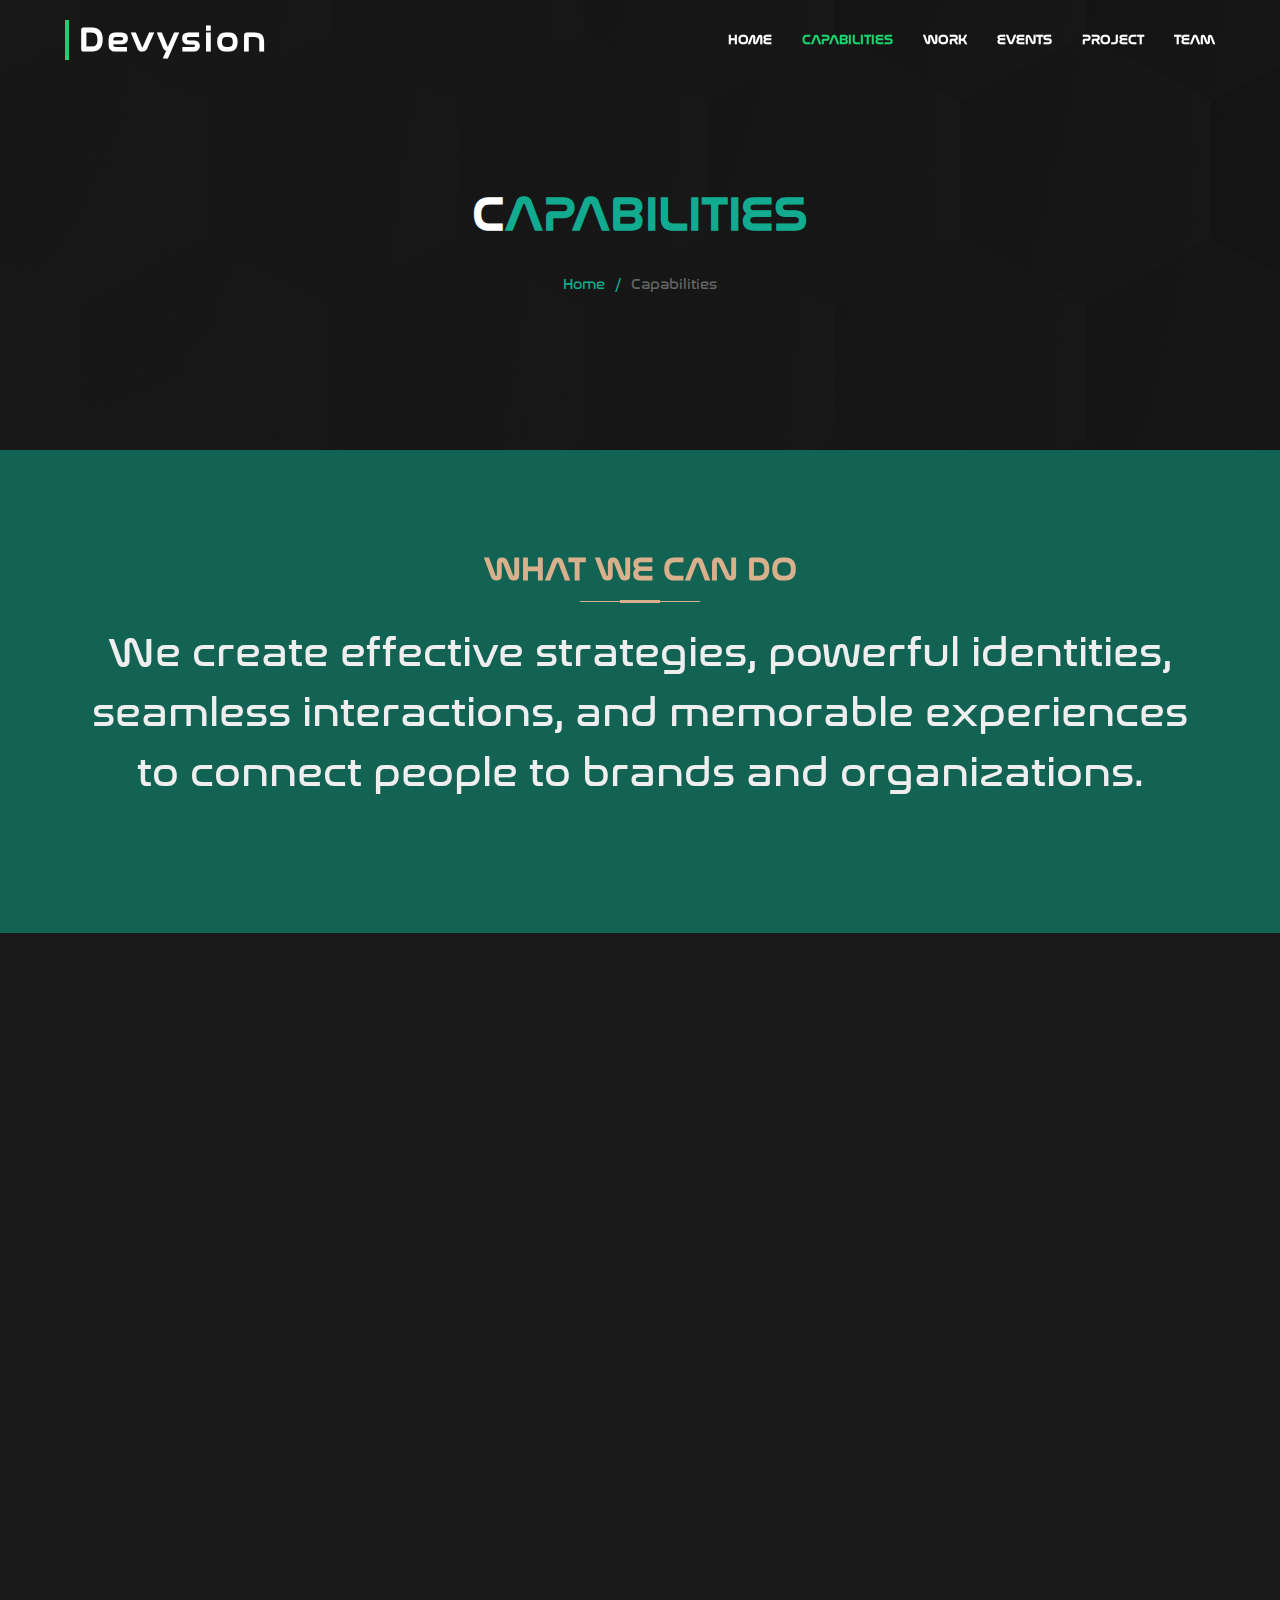
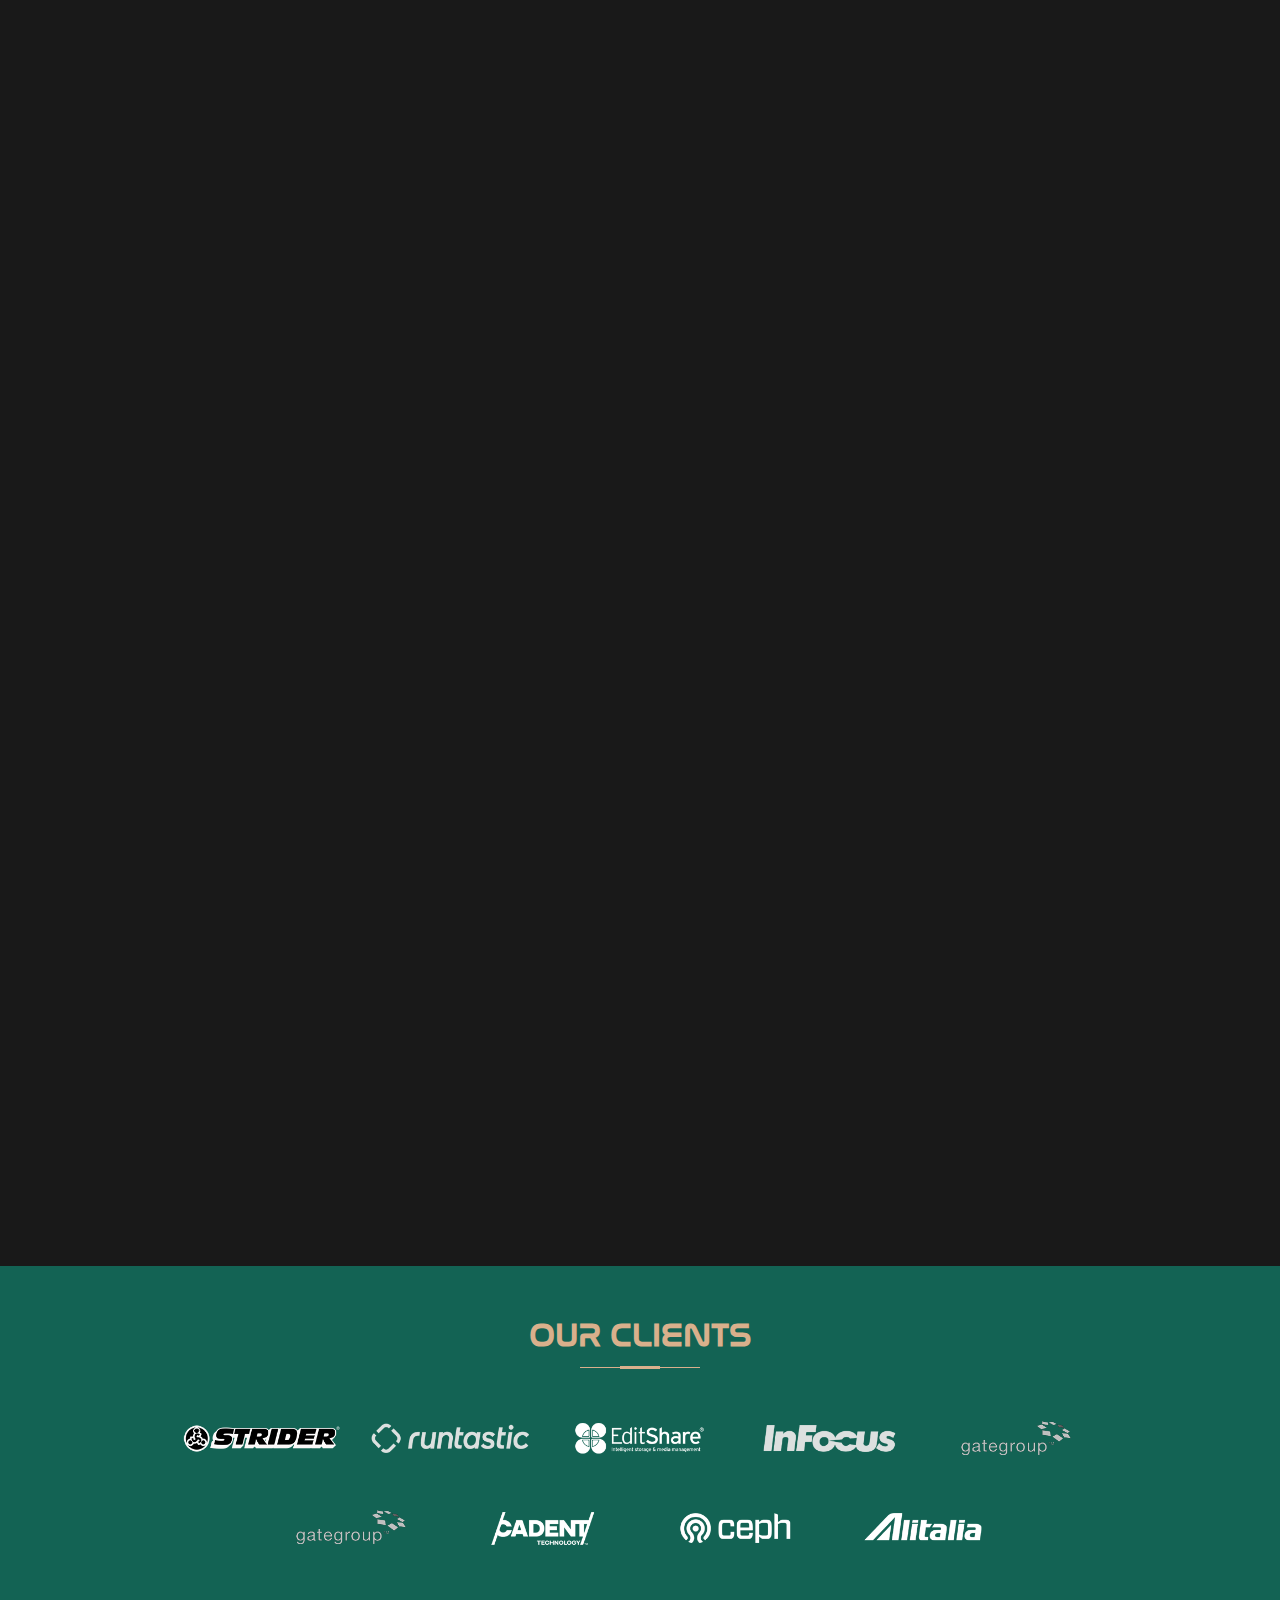
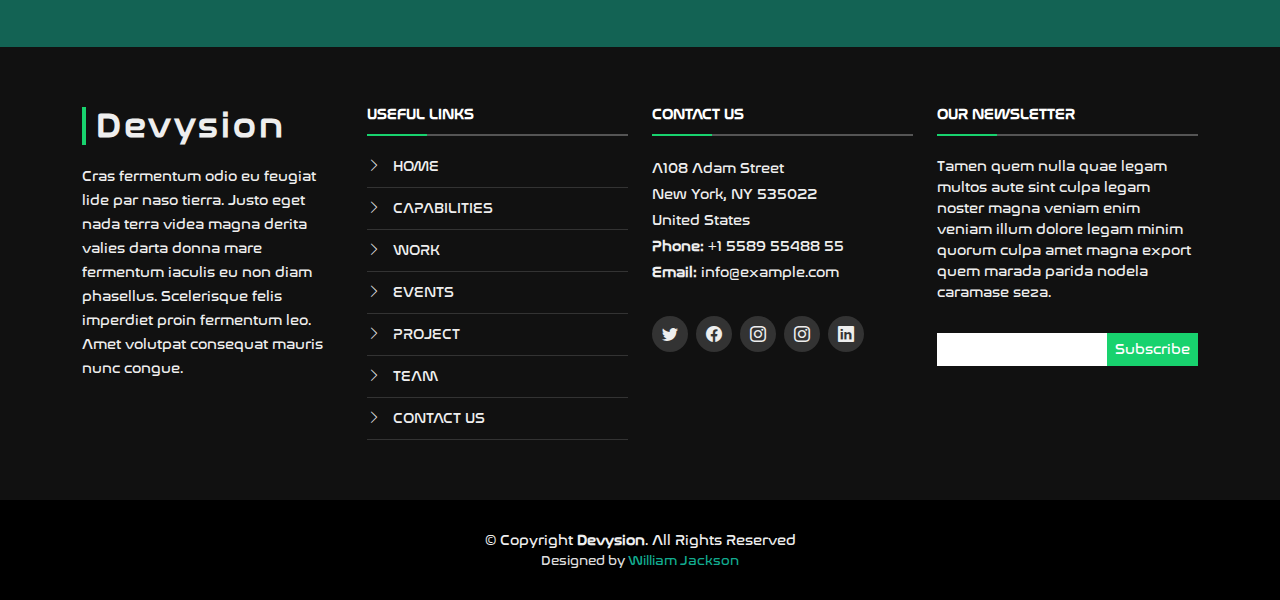
<file: capabilities.html>
<!DOCTYPE html>
<html lang="en">

<head>
  <meta charset="utf-8">
  <meta content="width=device-width, initial-scale=1.0" name="viewport">

  <title>Devysion</title>
  <meta content="" name="description">
  <meta content="" name="keywords">

  <link href="assets/img/favicon.png" rel="icon">
  <link href="assets/img/apple-touch-icon.png" rel="apple-touch-icon">

  <link href="https://fonts.googleapis.com/css?family=Open+Sans:300,300i,400,400i,700,700i|Montserrat:300,400,500,700"
    rel="stylesheet">

  <link href="assets/vendor/animate.css/animate.min.css" rel="stylesheet">
  <link href="assets/vendor/aos/aos.css" rel="stylesheet">
  <link href="assets/vendor/bootstrap/css/bootstrap.min.css" rel="stylesheet">
  <link href="assets/vendor/bootstrap-icons/bootstrap-icons.css" rel="stylesheet">
  <link href="assets/vendor/glightbox/css/glightbox.min.css" rel="stylesheet">
  <link href="assets/vendor/swiper/swiper-bundle.min.css" rel="stylesheet">

  <link href="assets/css/style.css" rel="stylesheet">

</head>

<body>

  <header id="header" class="fixed-top d-flex align-items-center header-transparent">
    <div class="container-fluid">

      <div class="row justify-content-center align-items-center">
        <div class="col-xl-11 d-flex align-items-center justify-content-between">
          <h1 class="logo"><a href="index.html">Devysion</a></h1>
          <nav id="navbar" class="navbar">
            <ul>
              <li><a class="nav-link scrollto" href="./index.html">HOME</a></li>
              <li><a class="nav-link scrollto active" href="./capabilities.html">CAPABILITIES</a></li>
              <li><a class="nav-link scrollto" href="./work.html">WORK</a></li>
              <li><a class="nav-link scrollto " href="./events.html">EVENTS</a></li>
              <li><a class="nav-link scrollto" href="./project.html">PROJECT</a></li>
              <li><a class="nav-link  scrollto" href="./team.html">TEAM</a></li>
            </ul>
            <i class="bi bi-list mobile-nav-toggle"></i>
          </nav>
        </div>
      </div>

    </div>
  </header>

  <section id="banner">
    <div class="banner-container">

      <div class="banner-inner" role="listbox">

        <div class="banner-item active"
          style="background:linear-gradient(rgba(0, 0, 0, 0.65),rgba(0, 0, 0, 0.65)), url(assets/img/bg-image-1.jpeg)">
          <div class="banner-container">
            <div class="container">
              <h2 class="animate__animated animate__fadeInDown logo_text">C<span>APABILITIES</span></h2>
              <div class="breadcrumbs">
                <div class="d-flex justify-content-center align-items-center">
                  <ol>
                    <li><a href="index.html">Home</a></li>
                    <li>Capabilities</li>
                  </ol>
                </div>
              </div>
            </div>
          </div>
        </div>
      </div>
    </div>
  </section>

  <main id="main">
    <section id="skills">
      <div class="container" data-aos="fade-up">

        <header class="section-header">
          <h3>What we can do</h3>
          <p className="skills-header">We create effective strategies, powerful identities, seamless interactions, and
            memorable experiences to
            connect people to brands and organizations.</p>
        </header>

        <div class="skills-content">

        </div>

      </div>
    </section>
    <section id="capabilities-main">
      <div class="container" data-aos="fade-up">
        <div class="row capabilities-row">
          <div class="col-lg-7">
            <img src="assets/img/capabilities/2.jpg" alt="capabilities" class="img-fluid" />
          </div>
          <div class="col-lg-5">
            <p class="title">Branding</p>
            <p class="content">We build brands that inspire. Branding is about expressing
              a company's personality and values, building a comprehensive and consistent experience that resonates with
              customers and nutures lasting relationships.</p>
            <p class="contact"><a href="">Learn more about branding</a></p>
          </div>
        </div>

        <div class="row capabilities-row">

          <div class="col-lg-5">
            <p class="title">Strategy</p>
            <p class="content">We build brands that inspire. Branding is about expressing
              a company's personality and values, building a comprehensive and consistent experience that resonates with
              customers and nutures lasting relationships.</p>
            <p class="contact"><a href="">Learn more about strategy</a></p>
          </div>
          <div class="col-lg-7">
            <img src="assets/img/capabilities/1.jpg" alt="capabilities" class="img-fluid" />
          </div>
        </div>

        <div class="row capabilities-row">
          <div class="col-lg-7">
            <img src="assets/img/capabilities/3.jpg" alt="capabilities" class="img-fluid" />
          </div>

          <div class="col-lg-5">
            <p class="title">Game Design</p>
            <p class="content">We build brands that inspire. Branding is about expressing
              a company's personality and values, building a comprehensive and consistent experience that resonates with
              customers and nutures lasting relationships.</p>
            <p class="contact"><a href="">Learn more about game design</a></p>
          </div>
        </div>

        <div class="row capabilities-row">

          <div class="col-lg-5">
            <p class="title">Digital</p>
            <p class="content">We build brands that inspire. Branding is about expressing
              a company's personality and values, building a comprehensive and consistent experience that resonates with
              customers and nutures lasting relationships.</p>
            <p class="contact"><a href="">Learn more about digital</a></p>
          </div>
          <div class="col-lg-7">
            <img src="assets/img/capabilities/5.jpg" alt="capabilities" class="img-fluid" />
          </div>
        </div>
      </div>
    </section>
    <section class="client-intro">
      <header class="section-header">
        <h3>Our Clients</h3>
      </header>
      <div class="container">
        <div class="row text-center">
          <div class="col-lg-1"></div>
          <div class="col-lg-2"><img src="assets/img/clients/client-1.png" style="filter: invert(1);" alt="client-1" class="img-fluid"> </div>
          <div class="col-lg-2"><img src="assets/img/clients/client-2.png" style="filter: invert(1);" alt="client-1" class="img-fluid"> </div>
          <div class="col-lg-2"><img src="assets/img/clients/client-3.png" style="filter: invert(1);" alt="client-1" class="img-fluid"> </div>
          <div class="col-lg-2"><img src="assets/img/clients/client-4.png" style="filter: invert(1);" alt="client-1" class="img-fluid"> </div>
          <div class="col-lg-2"><img src="assets/img/clients/client-5.png" style="filter: invert(1);" alt="client-1" class="img-fluid"> </div>
          <div class="col-lg-1"></div>
        </div>
        <div class="row text-center">
          <div class="col-lg-2"></div>
          <div class="col-lg-2"><img src="assets/img/clients/client-5.png" style="filter: invert(1);" alt="client-1" class="img-fluid"> </div>
          <div class="col-lg-2"><img src="assets/img/clients/client-6.png" style="filter: invert(1);" alt="client-1" class="img-fluid"> </div>
          <div class="col-lg-2"><img src="assets/img/clients/client-7.png" style="filter: invert(1);" alt="client-1" class="img-fluid"> </div>
          <div class="col-lg-2"><img src="assets/img/clients/client-8.png" style="filter: invert(1);" alt="client-1" class="img-fluid"> </div>
          <div class="col-lg-2"></div> 
        </div> 
      </div>
    </section>
  </main>

  <footer id="footer">
    <div class="footer-top">
      <div class="container">
        <div class="row">

          <div class="col-lg-3 col-md-6 footer-info">
            <h3>Devysion</h3>
            <p>Cras fermentum odio eu feugiat lide par naso tierra. Justo eget nada terra videa magna derita valies
              darta donna mare fermentum iaculis eu non diam phasellus. Scelerisque felis imperdiet proin fermentum leo.
              Amet volutpat consequat mauris nunc congue.</p>
          </div>

          <div class="col-lg-3 col-md-6 footer-links">
            <h4>Useful Links</h4>
            <ul>
              <li><i class="bi bi-chevron-right"></i> <a href="#">HOME</a></li>
              <li><i class="bi bi-chevron-right"></i> <a href="#">CAPABILITIES</a></li>
              <li><i class="bi bi-chevron-right"></i> <a href="#">WORK</a></li>
              <li><i class="bi bi-chevron-right"></i> <a href="#">EVENTS</a></li>
              <li><i class="bi bi-chevron-right"></i> <a href="#">PROJECT</a></li>
              <li><i class="bi bi-chevron-right"></i> <a href="#">TEAM</a></li>
              <li><i class="bi bi-chevron-right"></i> <a href="#">CONTACT US</a></li>
            </ul>
          </div>

          <div class="col-lg-3 col-md-6 footer-contact">
            <h4>Contact Us</h4>
            <p>
              A108 Adam Street <br>
              New York, NY 535022<br>
              United States <br>
              <strong>Phone:</strong> +1 5589 55488 55<br>
              <strong>Email:</strong> info@example.com<br>
            </p>

            <div class="social-links">
              <a href="#" class="twitter"><i class="bi bi-twitter"></i></a>
              <a href="#" class="facebook"><i class="bi bi-facebook"></i></a>
              <a href="#" class="instagram"><i class="bi bi-instagram"></i></a>
              <a href="#" class="instagram"><i class="bi bi-instagram"></i></a>
              <a href="#" class="linkedin"><i class="bi bi-linkedin"></i></a>
            </div>

          </div>

          <div class="col-lg-3 col-md-6 footer-newsletter">
            <h4>Our Newsletter</h4>
            <p>Tamen quem nulla quae legam multos aute sint culpa legam noster magna veniam enim veniam illum dolore
              legam minim quorum culpa amet magna export quem marada parida nodela caramase seza.</p>
            <form action="" method="post">
              <input type="email" name="email"><input type="submit" value="Subscribe">
            </form>
          </div>

        </div>
      </div>
    </div>

    <div class="container">
      <div class="copyright">
        &copy; Copyright <strong>Devysion</strong>. All Rights Reserved
      </div>
      <div class="credits">
        Designed by <a href="https://bootstrapmade.com/">William Jackson</a>
      </div>
    </div>
  </footer>

  <a href="#" class="back-to-top d-flex align-items-center justify-content-center"><i
      class="bi bi-arrow-up-short"></i></a>

  <script src="assets/vendor/purecounter/purecounter.js"></script>
  <script src="assets/vendor/aos/aos.js"></script>
  <script src="assets/vendor/bootstrap/js/bootstrap.bundle.min.js"></script>
  <script src="assets/vendor/glightbox/js/glightbox.min.js"></script>
  <script src="assets/vendor/isotope-layout/isotope.pkgd.min.js"></script>
  <script src="assets/vendor/swiper/swiper-bundle.min.js"></script>
  <script src="assets/vendor/waypoints/noframework.waypoints.js"></script>
  <script src="assets/vendor/php-email-form/validate.js"></script>

  <script src="assets/js/main.js"></script>

</body>

</html>
</file>
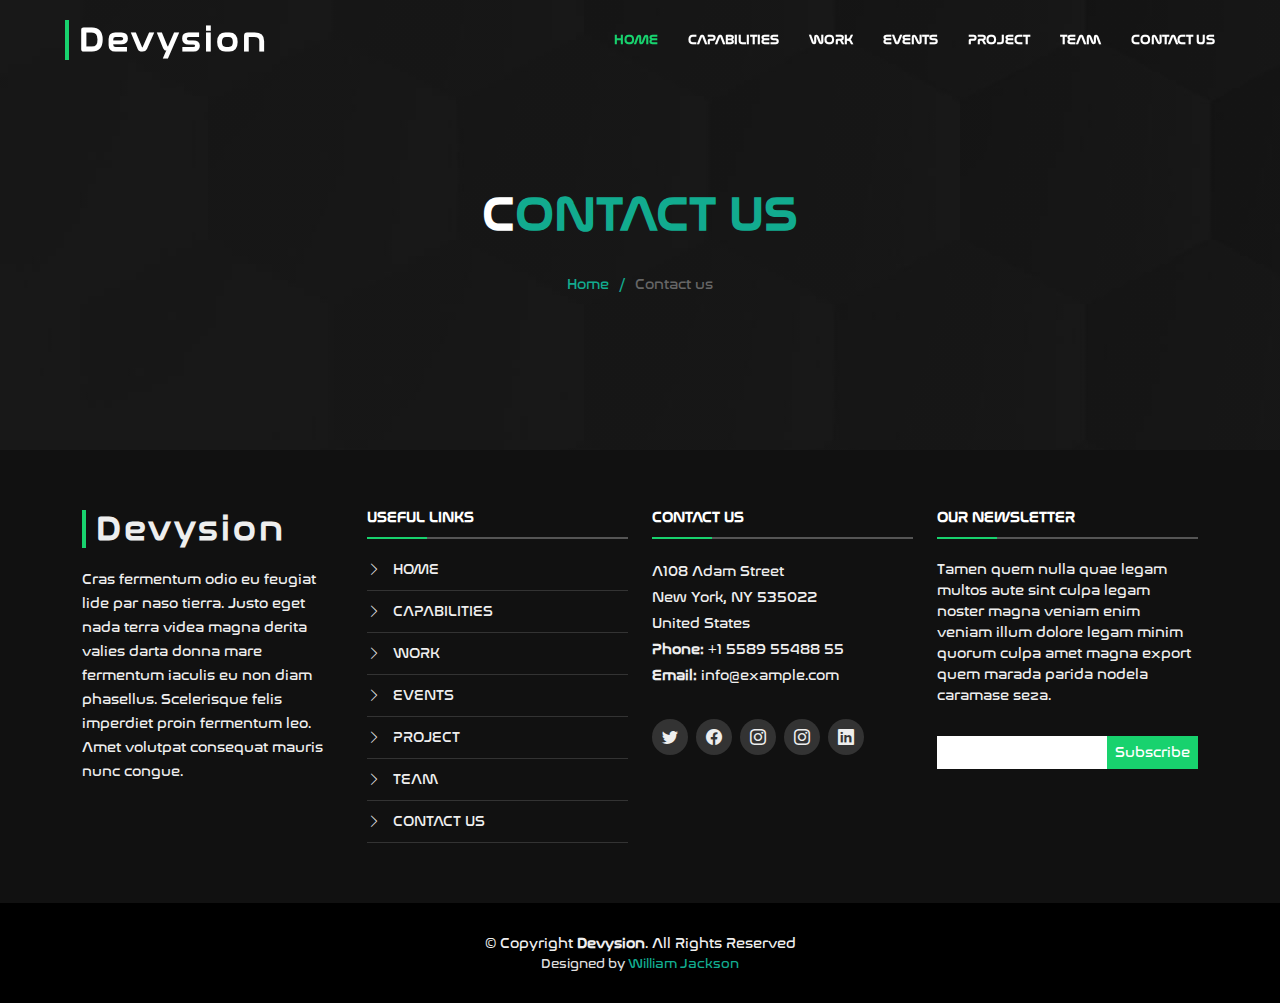
<file: contact.html>
<!DOCTYPE html>
<html lang="en">

<head>
  <meta charset="utf-8">
  <meta content="width=device-width, initial-scale=1.0" name="viewport">

  <title>Devysion</title>
  <meta content="" name="description">
  <meta content="" name="keywords">

  <link href="assets/img/favicon.png" rel="icon">
  <link href="assets/img/apple-touch-icon.png" rel="apple-touch-icon">

  <link href="https://fonts.googleapis.com/css?family=Open+Sans:300,300i,400,400i,700,700i|Montserrat:300,400,500,700"
    rel="stylesheet">

  <link href="assets/vendor/animate.css/animate.min.css" rel="stylesheet">
  <link href="assets/vendor/aos/aos.css" rel="stylesheet">
  <link href="assets/vendor/bootstrap/css/bootstrap.min.css" rel="stylesheet">
  <link href="assets/vendor/bootstrap-icons/bootstrap-icons.css" rel="stylesheet">
  <link href="assets/vendor/glightbox/css/glightbox.min.css" rel="stylesheet">
  <link href="assets/vendor/swiper/swiper-bundle.min.css" rel="stylesheet">

  <link href="assets/css/style.css" rel="stylesheet">

</head>

<body>

  <header id="header" class="fixed-top d-flex align-items-center header-transparent">
    <div class="container-fluid">

      <div class="row justify-content-center align-items-center">
        <div class="col-xl-11 d-flex align-items-center justify-content-between">
          <h1 class="logo"><a href="index.html">Devysion</a></h1>
          <nav id="navbar" class="navbar">
            <ul>
              <li><a class="nav-link scrollto active" href="./index.html">HOME</a></li>
              <li><a class="nav-link scrollto" href="./capabilities.html">CAPABILITIES</a></li>
              <li><a class="nav-link scrollto" href="./work.html">WORK</a></li>
              <li><a class="nav-link scrollto " href="./events.html">EVENTS</a></li>
              <li><a class="nav-link scrollto" href="./project.html">PROJECT</a></li>
              <li><a class="nav-link  " href="./team.html">TEAM</a></li>
              <li><a class="nav-link scrollto" href="./contact.html">CONTACT US</a></li>
            </ul>
            <i class="bi bi-list mobile-nav-toggle"></i>
          </nav>
        </div>
      </div>

    </div>
  </header>

  <section id="banner">
    <div class="banner-container">

      <div class="banner-inner" role="listbox">

        <div class="banner-item active" style="background:linear-gradient(rgba(0, 0, 0, 0.65),rgba(0, 0, 0, 0.65)), url(assets/img/bg-image-1.jpeg)">
          <div class="banner-container">
            <div class="container">
              <h2 class="animate__animated animate__fadeInDown logo_text">C<span>ONTACT US</span></h2>
              <div class="breadcrumbs">
                <div class="d-flex justify-content-center align-items-center">
                  <ol>
                    <li><a href="index.html">Home</a></li>
                    <li>Contact us</li>
                  </ol>
                </div>
              </div>
            </div>
          </div>
        </div>
      </div>
    </div>
  </section>

  <main id="main">

  </main>

  <footer id="footer">
    <div class="footer-top">
      <div class="container">
        <div class="row">

          <div class="col-lg-3 col-md-6 footer-info">
            <h3>Devysion</h3>
            <p>Cras fermentum odio eu feugiat lide par naso tierra. Justo eget nada terra videa magna derita valies
              darta donna mare fermentum iaculis eu non diam phasellus. Scelerisque felis imperdiet proin fermentum leo.
              Amet volutpat consequat mauris nunc congue.</p>
          </div>

          <div class="col-lg-3 col-md-6 footer-links">
            <h4>Useful Links</h4>
            <ul>
              <li><i class="bi bi-chevron-right"></i> <a href="#">HOME</a></li>
              <li><i class="bi bi-chevron-right"></i> <a href="#">CAPABILITIES</a></li>
              <li><i class="bi bi-chevron-right"></i> <a href="#">WORK</a></li>
              <li><i class="bi bi-chevron-right"></i> <a href="#">EVENTS</a></li>
              <li><i class="bi bi-chevron-right"></i> <a href="#">PROJECT</a></li>
              <li><i class="bi bi-chevron-right"></i> <a href="#">TEAM</a></li>
              <li><i class="bi bi-chevron-right"></i> <a href="#">CONTACT US</a></li>
            </ul>
          </div>

          <div class="col-lg-3 col-md-6 footer-contact">
            <h4>Contact Us</h4>
            <p>
              A108 Adam Street <br>
              New York, NY 535022<br>
              United States <br>
              <strong>Phone:</strong> +1 5589 55488 55<br>
              <strong>Email:</strong> info@example.com<br>
            </p>

            <div class="social-links">
              <a href="#" class="twitter"><i class="bi bi-twitter"></i></a>
              <a href="#" class="facebook"><i class="bi bi-facebook"></i></a>
              <a href="#" class="instagram"><i class="bi bi-instagram"></i></a>
              <a href="#" class="instagram"><i class="bi bi-instagram"></i></a>
              <a href="#" class="linkedin"><i class="bi bi-linkedin"></i></a>
            </div>

          </div>

          <div class="col-lg-3 col-md-6 footer-newsletter">
            <h4>Our Newsletter</h4>
            <p>Tamen quem nulla quae legam multos aute sint culpa legam noster magna veniam enim veniam illum dolore
              legam minim quorum culpa amet magna export quem marada parida nodela caramase seza.</p>
            <form action="" method="post">
              <input type="email" name="email"><input type="submit" value="Subscribe">
            </form>
          </div>

        </div>
      </div>
    </div>

    <div class="container">
      <div class="copyright">
        &copy; Copyright <strong>Devysion</strong>. All Rights Reserved
      </div>
      <div class="credits">
        Designed by <a href="https://bootstrapmade.com/">William Jackson</a>
      </div>
    </div>
  </footer>

  <a href="#" class="back-to-top d-flex align-items-center justify-content-center"><i
      class="bi bi-arrow-up-short"></i></a>

  <script src="assets/vendor/purecounter/purecounter.js"></script>
  <script src="assets/vendor/aos/aos.js"></script>
  <script src="assets/vendor/bootstrap/js/bootstrap.bundle.min.js"></script>
  <script src="assets/vendor/glightbox/js/glightbox.min.js"></script>
  <script src="assets/vendor/isotope-layout/isotope.pkgd.min.js"></script>
  <script src="assets/vendor/swiper/swiper-bundle.min.js"></script>
  <script src="assets/vendor/waypoints/noframework.waypoints.js"></script>
  <script src="assets/vendor/php-email-form/validate.js"></script>

  <script src="assets/js/main.js"></script>

</body>

</html>
</file>
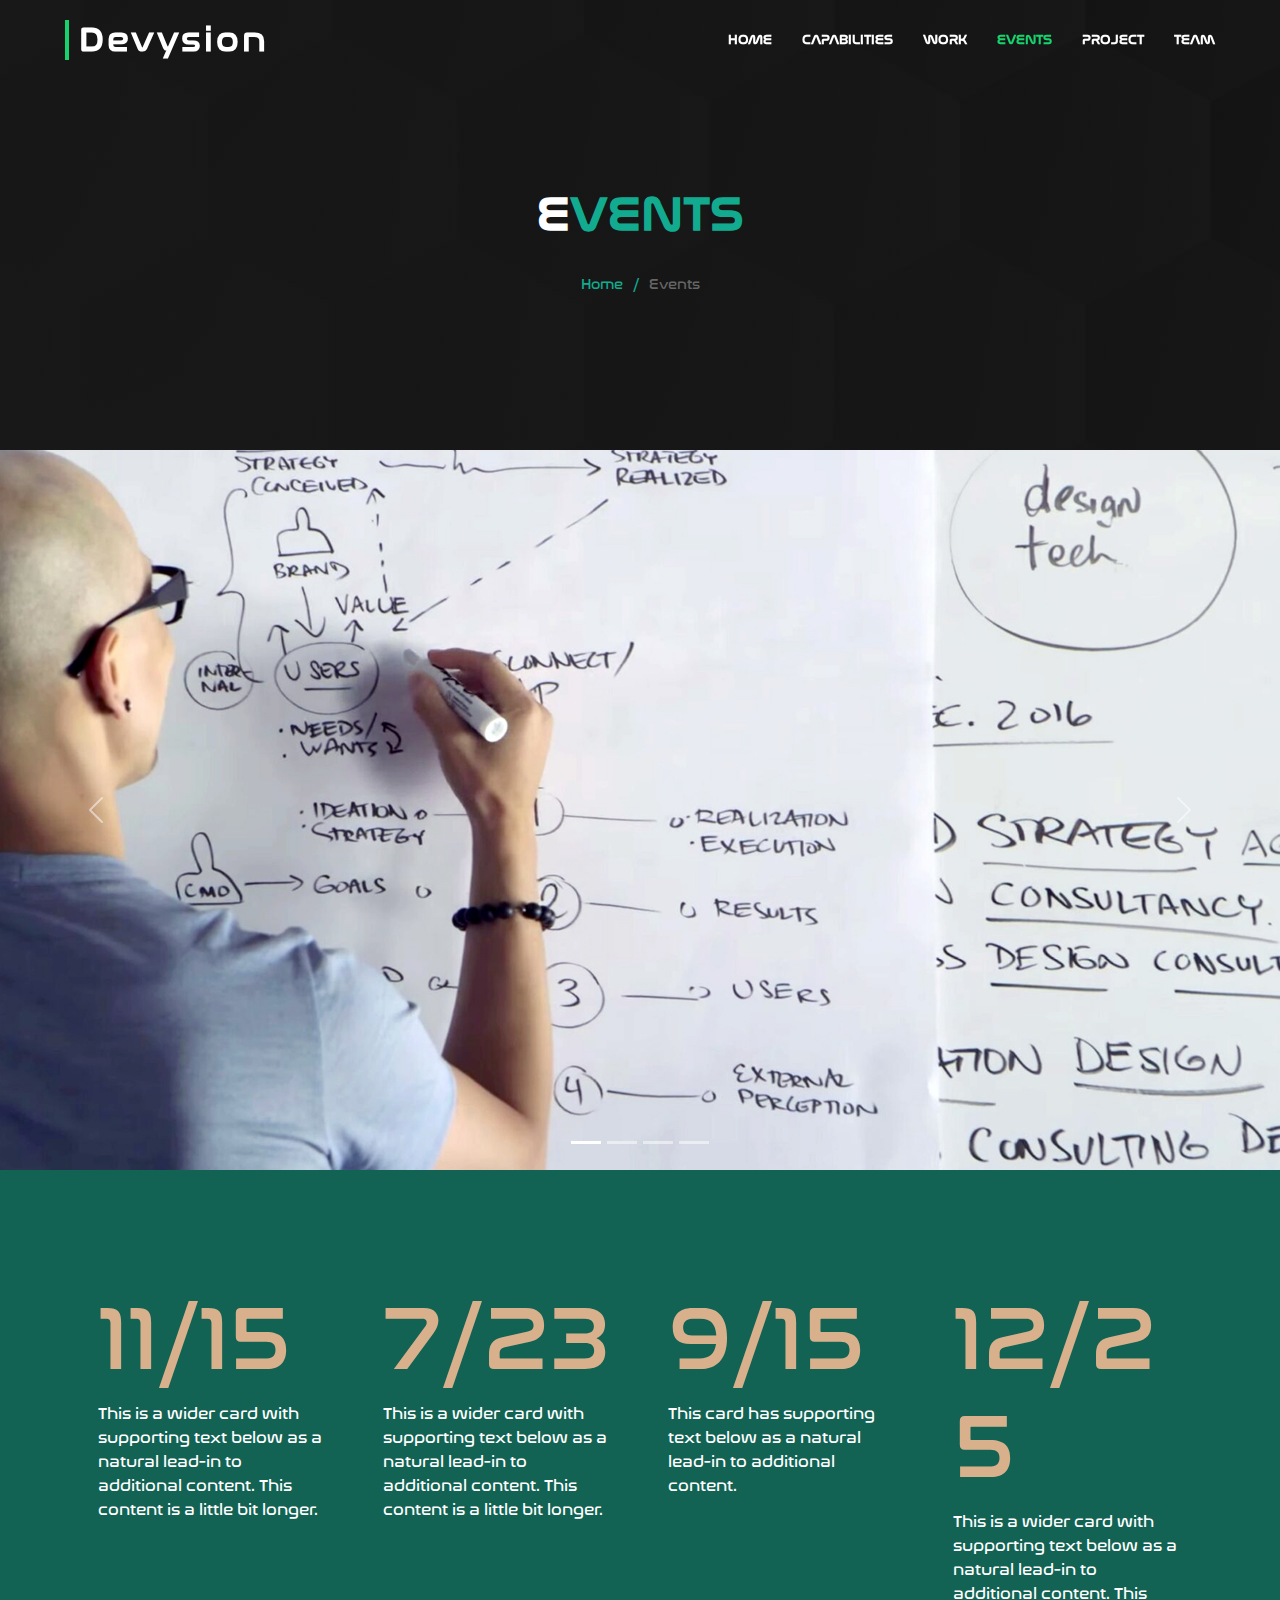
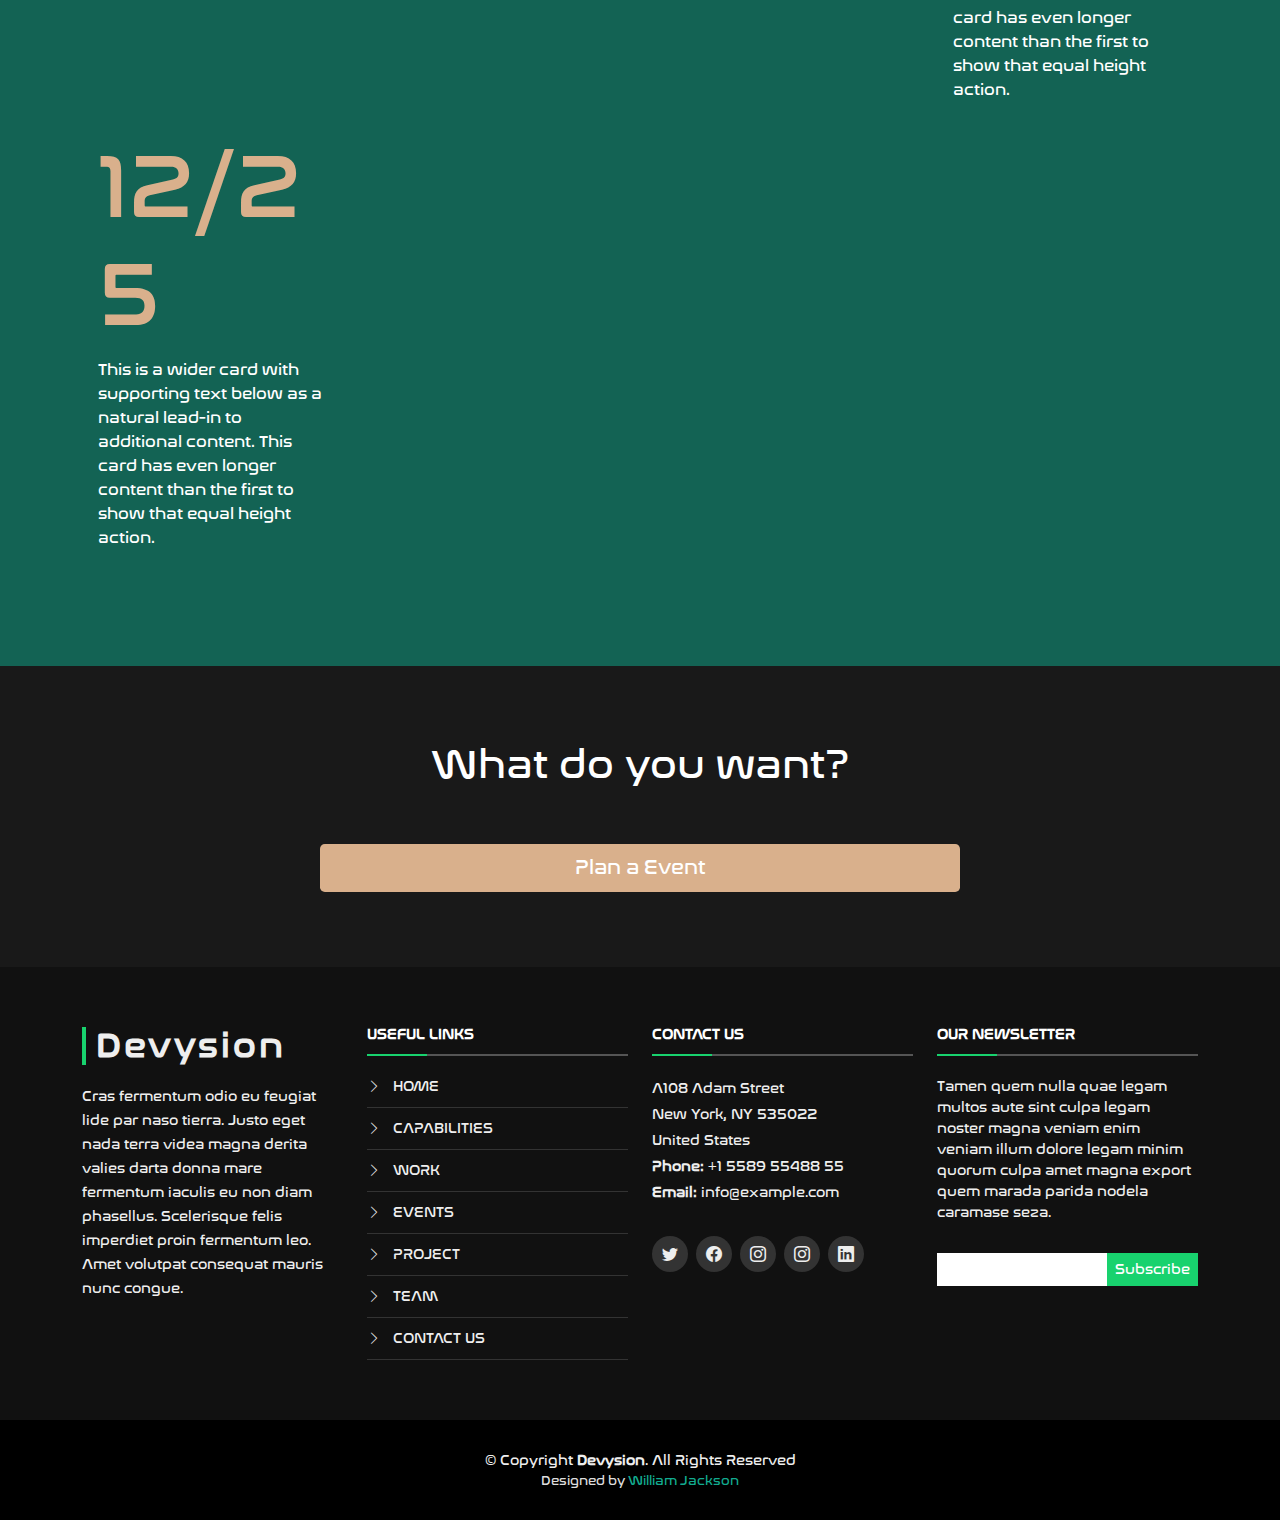
<file: events.html>
<!DOCTYPE html>
<html lang="en">

<head>
  <meta charset="utf-8">
  <meta content="width=device-width, initial-scale=1.0" name="viewport">

  <title>Devysion</title>
  <meta content="" name="description">
  <meta content="" name="keywords">

  <link href="assets/img/favicon.png" rel="icon">
  <link href="assets/img/apple-touch-icon.png" rel="apple-touch-icon">

  <link href="https://fonts.googleapis.com/css?family=Open+Sans:300,300i,400,400i,700,700i|Montserrat:300,400,500,700"
    rel="stylesheet">

  <link href="assets/vendor/animate.css/animate.min.css" rel="stylesheet">
  <link href="assets/vendor/aos/aos.css" rel="stylesheet">
  <link href="assets/vendor/bootstrap/css/bootstrap.min.css" rel="stylesheet">
  <link href="assets/vendor/bootstrap-icons/bootstrap-icons.css" rel="stylesheet">
  <link href="assets/vendor/glightbox/css/glightbox.min.css" rel="stylesheet">
  <link href="assets/vendor/swiper/swiper-bundle.min.css" rel="stylesheet">

  <link href="assets/css/style.css" rel="stylesheet">

</head>

<body>

  <header id="header" class="fixed-top d-flex align-items-center header-transparent">
    <div class="container-fluid">

      <div class="row justify-content-center align-items-center">
        <div class="col-xl-11 d-flex align-items-center justify-content-between">
          <h1 class="logo"><a href="index.html">Devysion</a></h1>
          <nav id="navbar" class="navbar">
            <ul>
              <li><a class="nav-link scrollto" href="./index.html">HOME</a></li>
              <li><a class="nav-link scrollto" href="./capabilities.html">CAPABILITIES</a></li>
              <li><a class="nav-link scrollto" href="./work.html">WORK</a></li>
              <li><a class="nav-link scrollto active" href="./events.html">EVENTS</a></li>
              <li><a class="nav-link scrollto" href="./project.html">PROJECT</a></li>
              <li><a class="nav-link scrollto" href="./team.html">TEAM</a></li>
            </ul>
            <i class="bi bi-list mobile-nav-toggle"></i>
          </nav>
        </div>
      </div>
    </div>
  </header>

  <section id="banner">
    <div class="banner-container">
      <div class="banner-inner" role="listbox">
        <div class="banner-item active"
          style="background:linear-gradient(rgba(0, 0, 0, 0.65),rgba(0, 0, 0, 0.65)), url(assets/img/bg-image-1.jpeg)">
          <div class="banner-container">
            <div class="container">
              <h2 class="animate__animated animate__fadeInDown logo_text">E<span>VENTS</span></h2>
              <div class="breadcrumbs">
                <div class="d-flex justify-content-center align-items-center">
                  <ol>
                    <li><a href="index.html">Home</a></li>
                    <li>Events</li>
                  </ol>
                </div>
              </div>
            </div>
          </div>
        </div>
      </div>
    </div>
  </section>

  <main id="main">
    <section class="">
      <div id="carouselExampleIndicators" class="carousel slide" data-bs-ride="carousel">
        <div class="carousel-indicators">
          <button type="button" data-bs-target="#carouselExampleIndicators" data-bs-slide-to="0" class="active"
            aria-current="true" aria-label="Slide 1"></button>
          <button type="button" data-bs-target="#carouselExampleIndicators" data-bs-slide-to="1"
            aria-label="Slide 2"></button>
          <button type="button" data-bs-target="#carouselExampleIndicators" data-bs-slide-to="2"
            aria-label="Slide 3"></button>
          <button type="button" data-bs-target="#carouselExampleIndicators" data-bs-slide-to="3"
            aria-label="Slide 4"></button>
        </div>
        <div class="carousel-inner">
          <div class="carousel-item active">
            <img src="assets/img/events/download-1.jpg" class="d-block w-100" alt="...">
          </div>
          <div class="carousel-item">
            <img src="assets/img/events/download-2.jpg" class="d-block w-100" alt="...">
          </div>
          <div class="carousel-item">
            <img src="assets/img/events/download-3.jpg" class="d-block w-100" alt="...">
          </div>
          <div class="carousel-item">
            <img src="assets/img/events/download-4.jpg" class="d-block w-100" alt="...">
          </div>
        </div>
        <button class="carousel-control-prev" type="button" data-bs-target="#carouselExampleIndicators"
          data-bs-slide="prev">
          <span class="carousel-control-prev-icon" aria-hidden="true"></span>
          <span class="visually-hidden">Previous</span>
        </button>
        <button class="carousel-control-next" type="button" data-bs-target="#carouselExampleIndicators"
          data-bs-slide="next">
          <span class="carousel-control-next-icon" aria-hidden="true"></span>
          <span class="visually-hidden">Next</span>
        </button>
      </div>
    </section>
    <section class="event-card-group">
      <div class="container">
        <div class="event-card row">
          <div class="card col-lg-3">
            <div class="card-body">
              <h5 class="card-title">11/15</h5>
              <p class="card-text">This is a wider card with supporting text below as a natural lead-in to additional
                content. This content is a little bit longer.</p>
            </div>
          </div>
          <div class="card col-lg-3">
            <div class="card-body">
              <h5 class="card-title">7/23</h5>
              <p class="card-text">This is a wider card with supporting text below as a natural lead-in to additional
                content. This content is a little bit longer.</p>
            </div>
          </div>
          <div class="card col-lg-3">
            <div class="card-body">
              <h5 class="card-title">9/15</h5>
              <p class="card-text">This card has supporting text below as a natural lead-in to additional content.</p>
            </div>
          </div>
          <div class="card col-lg-3">
            <div class="card-body">
              <h5 class="card-title">12/25</h5>
              <p class="card-text">This is a wider card with supporting text below as a natural lead-in to additional
                content. This card has even longer content than the first to show that equal height action.</p>
            </div>
          </div>
          <div class="card col-lg-3">
            <div class="card-body">
              <h5 class="card-title">12/25</h5>
              <p class="card-text">This is a wider card with supporting text below as a natural lead-in to additional
                content. This card has even longer content than the first to show that equal height action.</p>
            </div>
          </div>
        </div>
      </div>
    </section>
    <section class="events-book">
      <div class="d-grid col-8 mx-auto text-center">
        <h1 style="color: white">What do you want?</h1>
      </div>
      <div class="d-grid col-6 mx-auto">
        <button class="btn btn-lg events-button" type="button" >Plan a Event</button>
      </div>
    </section>
  </main>

  <footer id="footer">
    <div class="footer-top">
      <div class="container">
        <div class="row">

          <div class="col-lg-3 col-md-6 footer-info">
            <h3>Devysion</h3>
            <p>Cras fermentum odio eu feugiat lide par naso tierra. Justo eget nada terra videa magna derita valies
              darta donna mare fermentum iaculis eu non diam phasellus. Scelerisque felis imperdiet proin fermentum leo.
              Amet volutpat consequat mauris nunc congue.</p>
          </div>

          <div class="col-lg-3 col-md-6 footer-links">
            <h4>Useful Links</h4>
            <ul>
              <li><i class="bi bi-chevron-right"></i> <a href="#">HOME</a></li>
              <li><i class="bi bi-chevron-right"></i> <a href="#">CAPABILITIES</a></li>
              <li><i class="bi bi-chevron-right"></i> <a href="#">WORK</a></li>
              <li><i class="bi bi-chevron-right"></i> <a href="#">EVENTS</a></li>
              <li><i class="bi bi-chevron-right"></i> <a href="#">PROJECT</a></li>
              <li><i class="bi bi-chevron-right"></i> <a href="#">TEAM</a></li>
              <li><i class="bi bi-chevron-right"></i> <a href="#">CONTACT US</a></li>
            </ul>
          </div>

          <div class="col-lg-3 col-md-6 footer-contact">
            <h4>Contact Us</h4>
            <p>
              A108 Adam Street <br>
              New York, NY 535022<br>
              United States <br>
              <strong>Phone:</strong> +1 5589 55488 55<br>
              <strong>Email:</strong> info@example.com<br>
            </p>

            <div class="social-links">
              <a href="#" class="twitter"><i class="bi bi-twitter"></i></a>
              <a href="#" class="facebook"><i class="bi bi-facebook"></i></a>
              <a href="#" class="instagram"><i class="bi bi-instagram"></i></a>
              <a href="#" class="instagram"><i class="bi bi-instagram"></i></a>
              <a href="#" class="linkedin"><i class="bi bi-linkedin"></i></a>
            </div>

          </div>

          <div class="col-lg-3 col-md-6 footer-newsletter">
            <h4>Our Newsletter</h4>
            <p>Tamen quem nulla quae legam multos aute sint culpa legam noster magna veniam enim veniam illum dolore
              legam minim quorum culpa amet magna export quem marada parida nodela caramase seza.</p>
            <form action="" method="post">
              <input type="email" name="email"><input type="submit" value="Subscribe">
            </form>
          </div>

        </div>
      </div>
    </div>

    <div class="container">
      <div class="copyright">
        &copy; Copyright <strong>Devysion</strong>. All Rights Reserved
      </div>
      <div class="credits">
        Designed by <a href="https://bootstrapmade.com/">William Jackson</a>
      </div>
    </div>
  </footer>

  <a href="#" class="back-to-top d-flex align-items-center justify-content-center"><i
      class="bi bi-arrow-up-short"></i></a>

  <script src="assets/vendor/purecounter/purecounter.js"></script>
  <script src="assets/vendor/aos/aos.js"></script>
  <script src="assets/vendor/bootstrap/js/bootstrap.bundle.min.js"></script>
  <script src="assets/vendor/glightbox/js/glightbox.min.js"></script>
  <script src="assets/vendor/isotope-layout/isotope.pkgd.min.js"></script>
  <script src="assets/vendor/swiper/swiper-bundle.min.js"></script>
  <script src="assets/vendor/waypoints/noframework.waypoints.js"></script>
  <script src="assets/vendor/php-email-form/validate.js"></script>

  <script src="assets/js/main.js"></script>

</body>

</html>
</file>
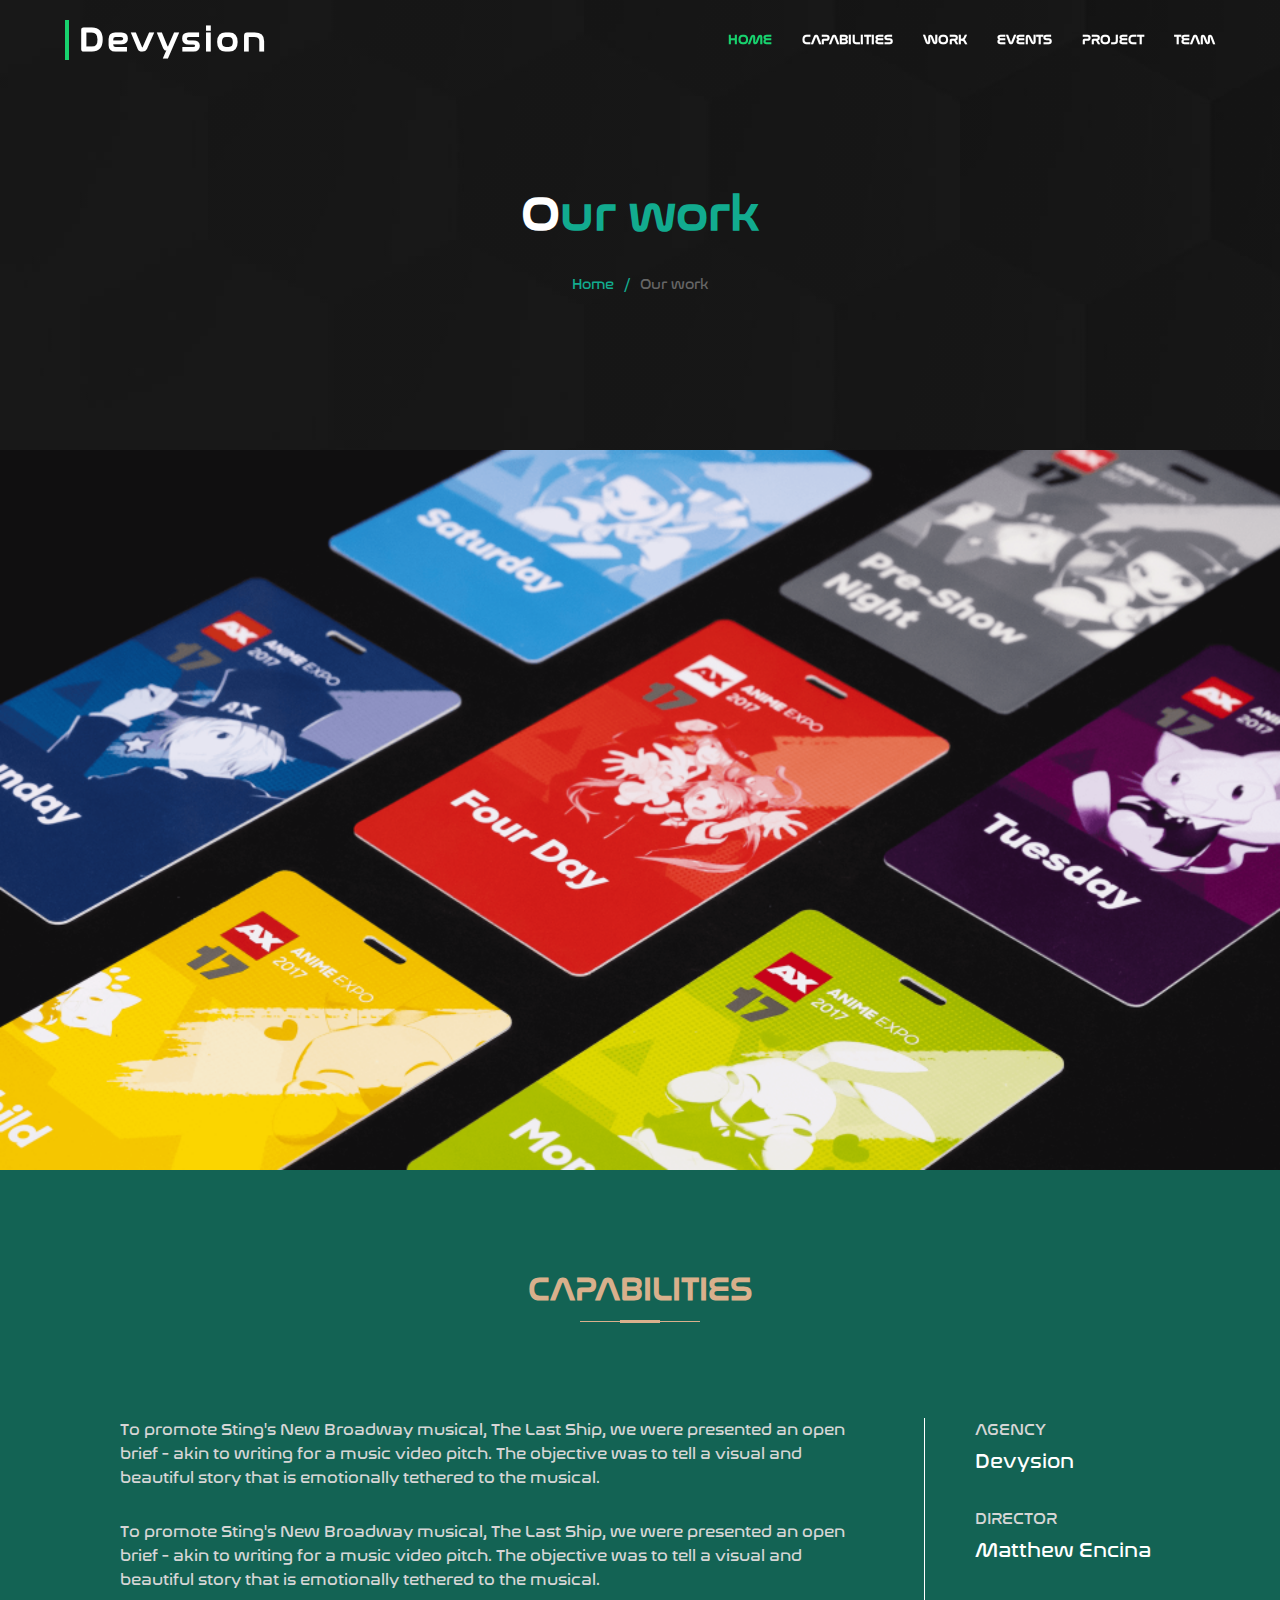
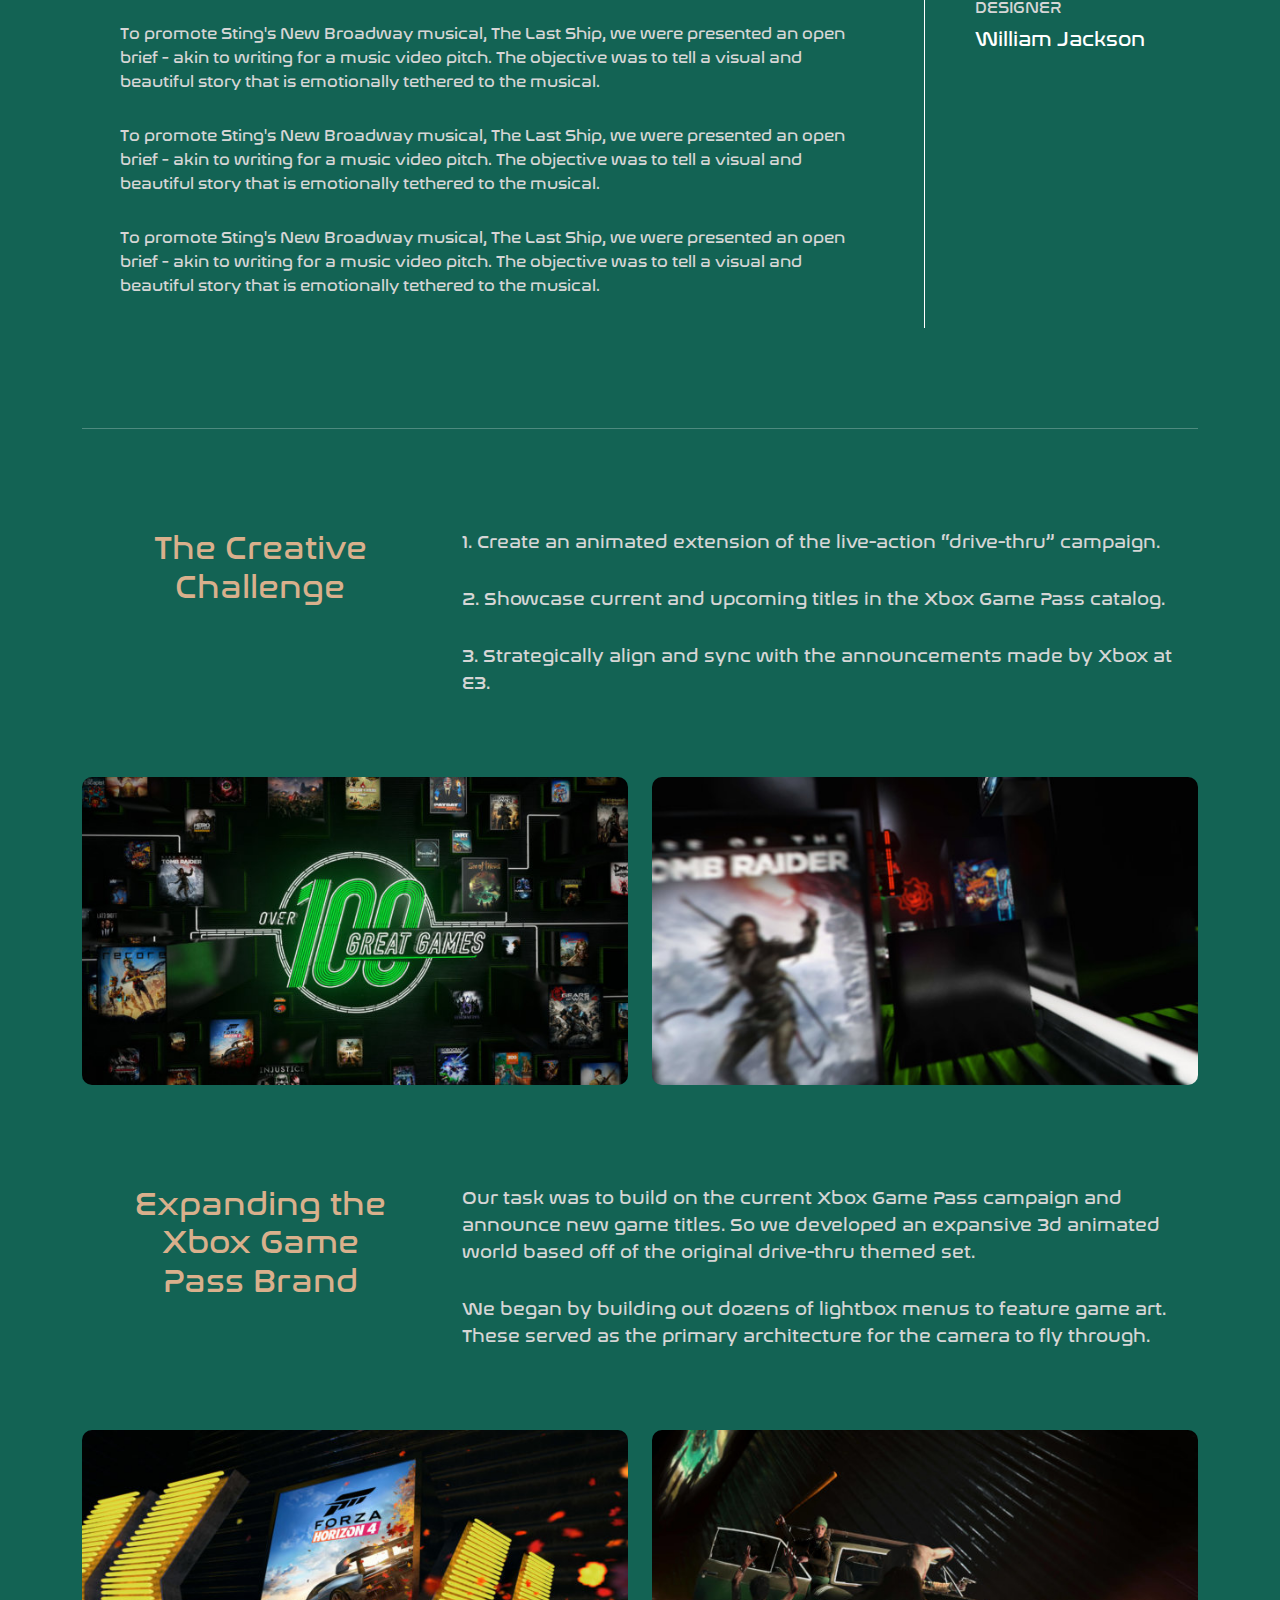
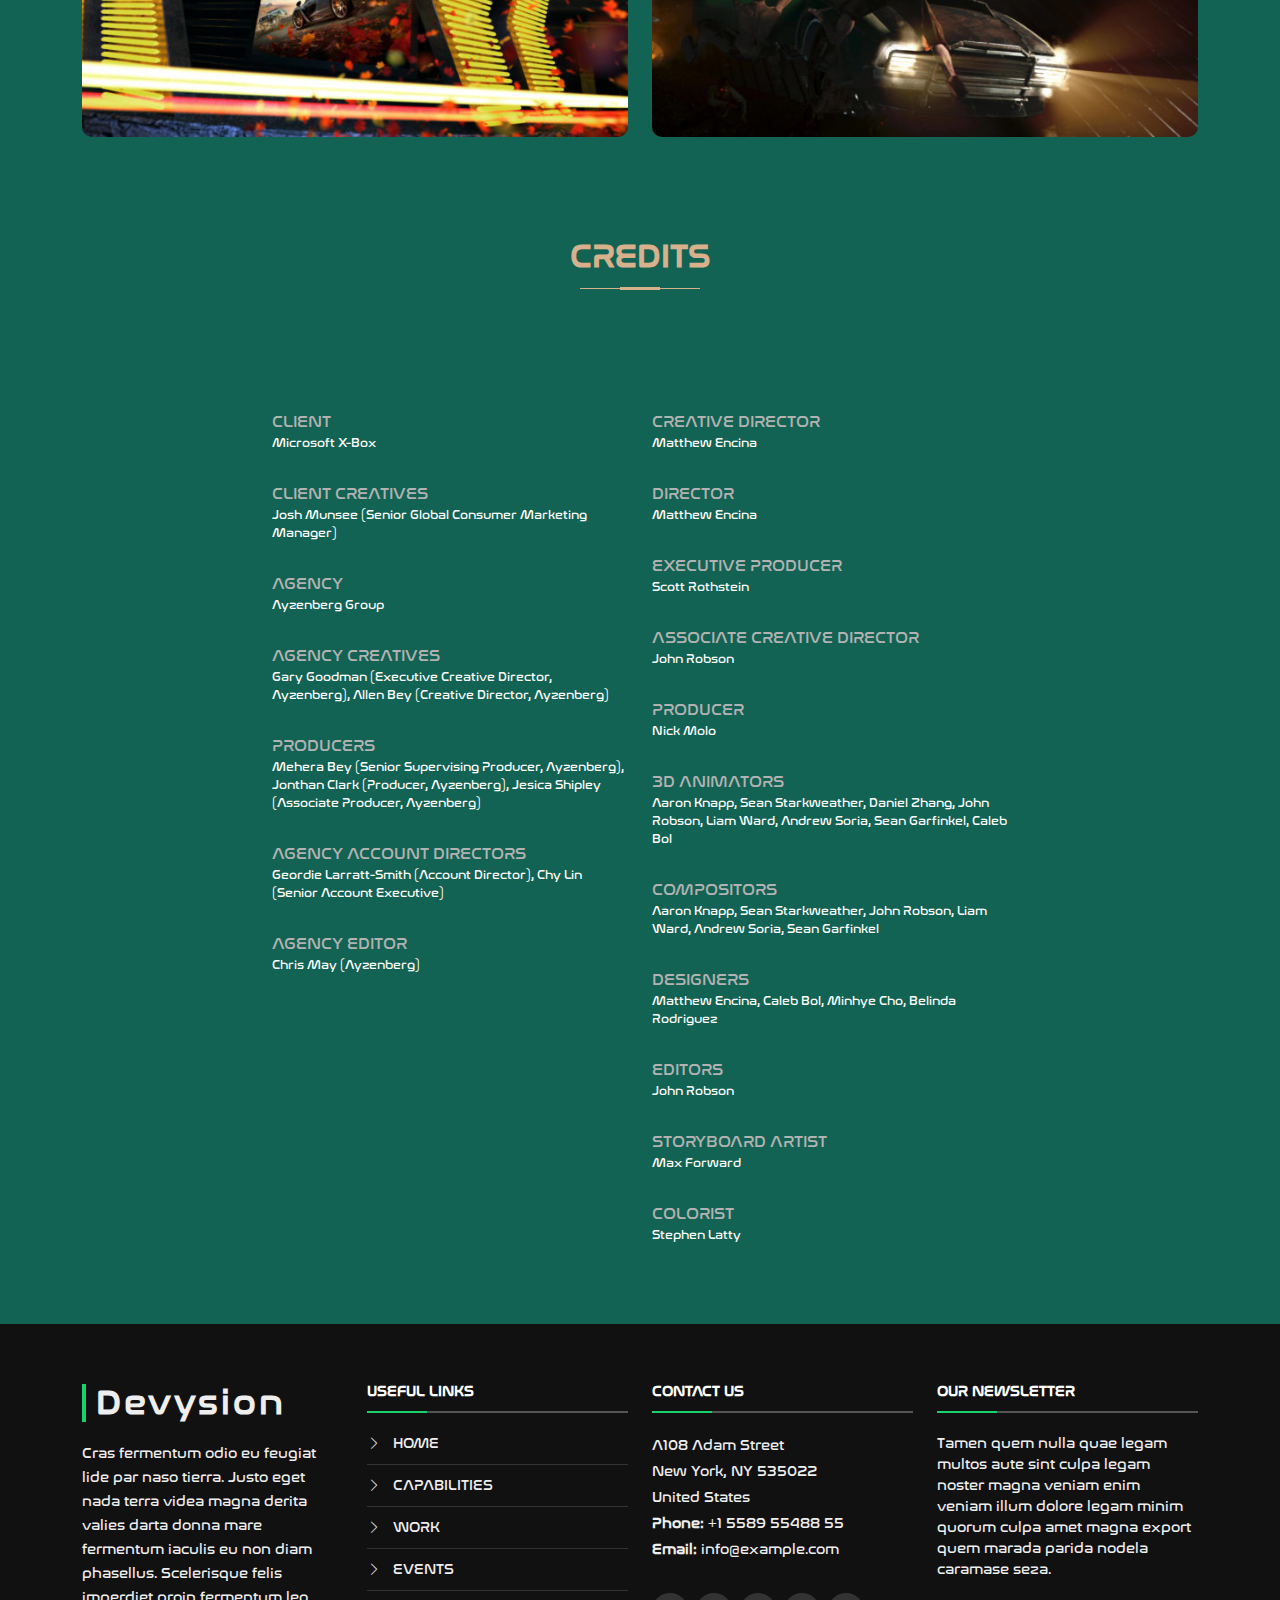
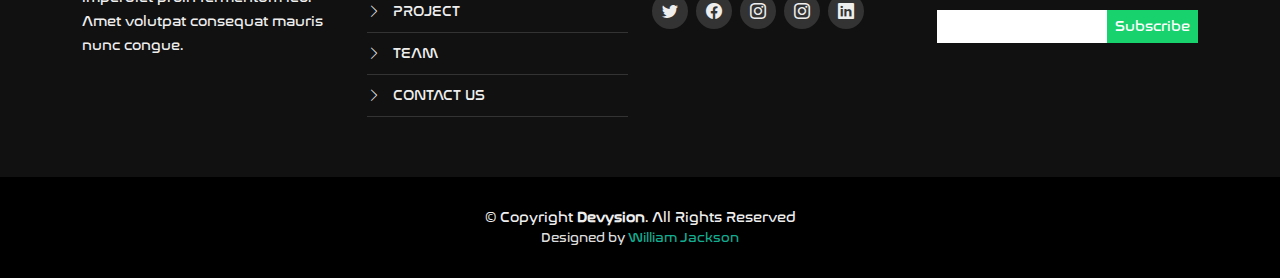
<file: portfolio-details.html>
<!DOCTYPE html>
<html lang="en">

<head>
  <meta charset="utf-8">
  <meta content="width=device-width, initial-scale=1.0" name="viewport">

  <title>Devysion</title>
  <meta content="" name="description">
  <meta content="" name="keywords">

  <link href="assets/img/favicon.png" rel="icon">
  <link href="assets/img/apple-touch-icon.png" rel="apple-touch-icon">

  <link href="https://fonts.googleapis.com/css?family=Open+Sans:300,300i,400,400i,700,700i|Montserrat:300,400,500,700"
    rel="stylesheet">

  <link href="assets/vendor/animate.css/animate.min.css" rel="stylesheet">
  <link href="assets/vendor/aos/aos.css" rel="stylesheet">
  <link href="assets/vendor/bootstrap/css/bootstrap.min.css" rel="stylesheet">
  <link href="assets/vendor/bootstrap-icons/bootstrap-icons.css" rel="stylesheet">
  <link href="assets/vendor/glightbox/css/glightbox.min.css" rel="stylesheet">
  <link href="assets/vendor/swiper/swiper-bundle.min.css" rel="stylesheet">

  <link href="assets/css/style.css" rel="stylesheet">

</head>

<body>

  <header id="header" class="fixed-top d-flex align-items-center header-transparent">
    <div class="container-fluid">

      <div class="row justify-content-center align-items-center">
        <div class="col-xl-11 d-flex align-items-center justify-content-between">
          <h1 class="logo"><a href="index.html">Devysion</a></h1>
          <nav id="navbar" class="navbar">
            <ul>
              <li><a class="nav-link scrollto active" href="./index.html">HOME</a></li>
              <li><a class="nav-link scrollto" href="./capabilities.html">CAPABILITIES</a></li>
              <li><a class="nav-link scrollto" href="./work.html">WORK</a></li>
              <li><a class="nav-link scrollto " href="./events.html">EVENTS</a></li>
              <li><a class="nav-link scrollto" href="./project.html">PROJECT</a></li>
              <li><a class="nav-link  " href="./team.html">TEAM</a></li>
            </ul>
            <i class="bi bi-list mobile-nav-toggle"></i>
          </nav>
        </div>
      </div>

    </div>
  </header>
  <section id="banner">
    <div class="banner-container">

      <div class="banner-inner" role="listbox">

        <div class="banner-item active"
          style="background:linear-gradient(rgba(0, 0, 0, 0.65),rgba(0, 0, 0, 0.65)), url(assets/img/bg-image-1.jpeg)">
          <div class="banner-container">
            <div class="container">
              <h2 class="animate__animated animate__fadeInDown logo_text">O<span>ur work</span></h2>
              <div class="breadcrumbs">
                <div class="d-flex justify-content-center align-items-center">
                  <ol>
                    <li><a href="index.html">Home</a></li>
                    <li>Our work</li>
                  </ol>
                </div>
              </div>
            </div>
          </div>
        </div>
      </div>
    </div>
  </section>
  <main id="main">
    <section class="detail-intro">
      <img src="assets/img/projects/work1.png" alt="projects" class="img-fluid" style="width: 100% ;" />
    </section>
    <section class="detail-content">
      <div class="container">
        <header class="section-header wow fadeInUp">
          <h3>CAPABILITIES</h3>

        </header>
        <div class="detail-content-body row">

          <div class="col-lg-9 content-left">
            <p>To promote Sting's New Broadway musical, The Last Ship, we were presented an open brief - akin to writing
              for a music video pitch. The objective was to tell a visual and beautiful story that is emotionally
              tethered to the musical.</p>
            <p>To promote Sting's New Broadway musical, The Last Ship, we were presented an open brief - akin to writing
              for a music video pitch. The objective was to tell a visual and beautiful story that is emotionally
              tethered to the musical.</p>
            <p>To promote Sting's New Broadway musical, The Last Ship, we were presented an open brief - akin to writing
              for a music video pitch. The objective was to tell a visual and beautiful story that is emotionally
              tethered to the musical.</p>
            <p>To promote Sting's New Broadway musical, The Last Ship, we were presented an open brief - akin to writing
              for a music video pitch. The objective was to tell a visual and beautiful story that is emotionally
              tethered to the musical.</p>
            <p>To promote Sting's New Broadway musical, The Last Ship, we were presented an open brief - akin to writing
              for a music video pitch. The objective was to tell a visual and beautiful story that is emotionally
              tethered to the musical.</p>
          </div>
          <div class="col-lg-3 content-right">
            <div class="intro-group">
              <label>AGENCY</label>
              <p>Devysion</p>
            </div>
            <div class="intro-group">
              <label>DIRECTOR</label>
              <p>Matthew Encina</p>
            </div>
            <div class="intro-group">
              <label>DESIGNER</label>
              <p>William Jackson</p>
            </div>
          </div>
        </div>
        <hr>
        <div class="row challenge-group">
          <div class="col-lg-4 text-center challenge-group-title">
            <h2>The Creative Challenge</h2>
          </div>
          <div class="col-lg-8 challenge-group-content">
            <p>1. Create an animated extension of the live-action “drive-thru” campaign.</p>
            <p>2. Showcase current and upcoming titles in the Xbox Game Pass catalog.</p>
            <p>3. Strategically align and sync with the announcements made by Xbox at E3.</p>
          </div>
        </div>
        <div class="row part-content">
          <div class="col-lg-6">
            <img src="assets/img/projects/xbox-game-pass-e3-2018-1.jpeg" alt="xbox-game" class="img-fluid" />
          </div>
          <div class="col-lg-6">
            <img src="assets/img/projects/xbox-game-pass-e3-2018-2.jpeg" alt="xbox-game" class="img-fluid" />
          </div>
        </div>
        <div class="row challenge-group">
          <div class="col-lg-4 text-center challenge-group-title">
            <h2>Expanding the Xbox Game Pass Brand</h2>
          </div>
          <div class="col-lg-8 challenge-group-content">
            <p>Our task was to build on the current Xbox Game Pass campaign and announce new game titles. So we developed an expansive 3d animated world based off of the original drive-thru themed set.</p>
            <p>We began by building out dozens of lightbox menus to feature game art. These served as the primary architecture for the camera to fly through.</p>
          </div>
        </div>
        <div class="row part-content">
          <div class="col-lg-6">
            <img src="assets/img/projects/xbox-game-pass-e3-2018-9-1.jpeg" alt="xbox-game" class="img-fluid" />
          </div>
          <div class="col-lg-6">
            <img src="assets/img/projects/xbox-game-pass-e3-2018-9-2.jpeg" alt="xbox-game" class="img-fluid" />
          </div>
        </div>
        <div class="credit">
          <header class="section-header wow fadeInUp">
            <h3>CREDITS</h3>
          </header>
          <div class="row credit-content">
            <div class="col-lg-2"></div>
            <div class="col-lg-4">
              <div class="credit-group">
                <label>CLIENT</label>
                <p>Microsoft X-Box</p>
              </div>
              <div class="credit-group">
                <label>CLIENT CREATIVES</label>
                <p>Josh Munsee (Senior Global Consumer Marketing Manager)</p>
              </div>
              <div class="credit-group">
                <label>AGENCY</label>
                <p>Ayzenberg Group</p>
              </div>
              <div class="credit-group">
                <label>AGENCY CREATIVES</label>
                <p>Gary Goodman (Executive Creative Director, Ayzenberg), Allen Bey (Creative Director, Ayzenberg)</p>
              </div>
              <div class="credit-group">
                <label>PRODUCERS</label>
                <p>Mehera Bey (Senior Supervising Producer, Ayzenberg), Jonthan Clark (Producer, Ayzenberg), Jesica Shipley (Associate Producer, Ayzenberg)</p>
              </div>
              <div class="credit-group">
                <label>AGENCY ACCOUNT DIRECTORS</label>
                <p>Geordie Larratt-Smith (Account Director), Chy Lin (Senior Account Executive)</p>
              </div>
              <div class="credit-group">
                <label>AGENCY EDITOR</label>
                <p>Chris May (Ayzenberg)</p>
              </div>
            </div>
            <div class="col-lg-4">
              <div class="credit-group">
                <label>CREATIVE DIRECTOR</label>
                <p>Matthew Encina</p>
              </div>
              <div class="credit-group">
                <label>DIRECTOR</label>
                <p>Matthew Encina</p>
              </div>
              <div class="credit-group">
                <label>EXECUTIVE PRODUCER</label>
                <p>Scott Rothstein</p>
              </div>
              <div class="credit-group">
                <label>ASSOCIATE CREATIVE DIRECTOR</label>
                <p>John Robson</p>
              </div>
              <div class="credit-group">
                <label>PRODUCER</label>
                <p>Nick Molo</p>
              </div>
              <div class="credit-group">
                <label>3D ANIMATORS</label>
                <p>Aaron Knapp, Sean Starkweather, Daniel Zhang, John Robson, Liam Ward, Andrew Soria, Sean Garfinkel, Caleb Bol</p>
              </div>
              <div class="credit-group">
                <label>COMPOSITORS</label>
                <p>Aaron Knapp, Sean Starkweather, John Robson, Liam Ward, Andrew Soria, Sean Garfinkel</p>
              </div>
              <div class="credit-group">
                <label>DESIGNERS</label>
                <p>Matthew Encina, Caleb Bol, Minhye Cho, Belinda Rodriguez</p>
              </div>
              <div class="credit-group">
                <label>EDITORS</label>
                <p>John Robson</p>
              </div>
              <div class="credit-group">
                <label>STORYBOARD ARTIST</label>
                <p>Max Forward</p>
              </div>
              <div class="credit-group">
                <label>COLORIST</label>
                <p>Stephen Latty</p>
              </div>
            </div>
          </div>
        </div>
      </div>
    </section>
  </main>

  <footer id="footer">
    <div class="footer-top">
      <div class="container">
        <div class="row">

          <div class="col-lg-3 col-md-6 footer-info">
            <h3>Devysion</h3>
            <p>Cras fermentum odio eu feugiat lide par naso tierra. Justo eget nada terra videa magna derita valies
              darta donna mare fermentum iaculis eu non diam phasellus. Scelerisque felis imperdiet proin fermentum leo.
              Amet volutpat consequat mauris nunc congue.</p>
          </div>

          <div class="col-lg-3 col-md-6 footer-links">
            <h4>Useful Links</h4>
            <ul>
              <li><i class="bi bi-chevron-right"></i> <a href="#">HOME</a></li>
              <li><i class="bi bi-chevron-right"></i> <a href="#">CAPABILITIES</a></li>
              <li><i class="bi bi-chevron-right"></i> <a href="#">WORK</a></li>
              <li><i class="bi bi-chevron-right"></i> <a href="#">EVENTS</a></li>
              <li><i class="bi bi-chevron-right"></i> <a href="#">PROJECT</a></li>
              <li><i class="bi bi-chevron-right"></i> <a href="#">TEAM</a></li>
              <li><i class="bi bi-chevron-right"></i> <a href="#">CONTACT US</a></li>
            </ul>
          </div>

          <div class="col-lg-3 col-md-6 footer-contact">
            <h4>Contact Us</h4>
            <p>
              A108 Adam Street <br>
              New York, NY 535022<br>
              United States <br>
              <strong>Phone:</strong> +1 5589 55488 55<br>
              <strong>Email:</strong> info@example.com<br>
            </p>

            <div class="social-links">
              <a href="#" class="twitter"><i class="bi bi-twitter"></i></a>
              <a href="#" class="facebook"><i class="bi bi-facebook"></i></a>
              <a href="#" class="instagram"><i class="bi bi-instagram"></i></a>
              <a href="#" class="instagram"><i class="bi bi-instagram"></i></a>
              <a href="#" class="linkedin"><i class="bi bi-linkedin"></i></a>
            </div>

          </div>

          <div class="col-lg-3 col-md-6 footer-newsletter">
            <h4>Our Newsletter</h4>
            <p>Tamen quem nulla quae legam multos aute sint culpa legam noster magna veniam enim veniam illum dolore
              legam minim quorum culpa amet magna export quem marada parida nodela caramase seza.</p>
            <form action="" method="post">
              <input type="email" name="email"><input type="submit" value="Subscribe">
            </form>
          </div>

        </div>
      </div>
    </div>

    <div class="container">
      <div class="copyright">
        &copy; Copyright <strong>Devysion</strong>. All Rights Reserved
      </div>
      <div class="credits">
        Designed by <a href="https://bootstrapmade.com/">William Jackson</a>
      </div>
    </div>
  </footer>

  <a href="#" class="back-to-top d-flex align-items-center justify-content-center"><i
      class="bi bi-arrow-up-short"></i></a>

  <script src="assets/vendor/purecounter/purecounter.js"></script>
  <script src="assets/vendor/aos/aos.js"></script>
  <script src="assets/vendor/bootstrap/js/bootstrap.bundle.min.js"></script>
  <script src="assets/vendor/glightbox/js/glightbox.min.js"></script>
  <script src="assets/vendor/isotope-layout/isotope.pkgd.min.js"></script>
  <script src="assets/vendor/swiper/swiper-bundle.min.js"></script>
  <script src="assets/vendor/waypoints/noframework.waypoints.js"></script>
  <script src="assets/vendor/php-email-form/validate.js"></script>

  <script src="assets/js/main.js"></script>

</body>

</html>
</file>
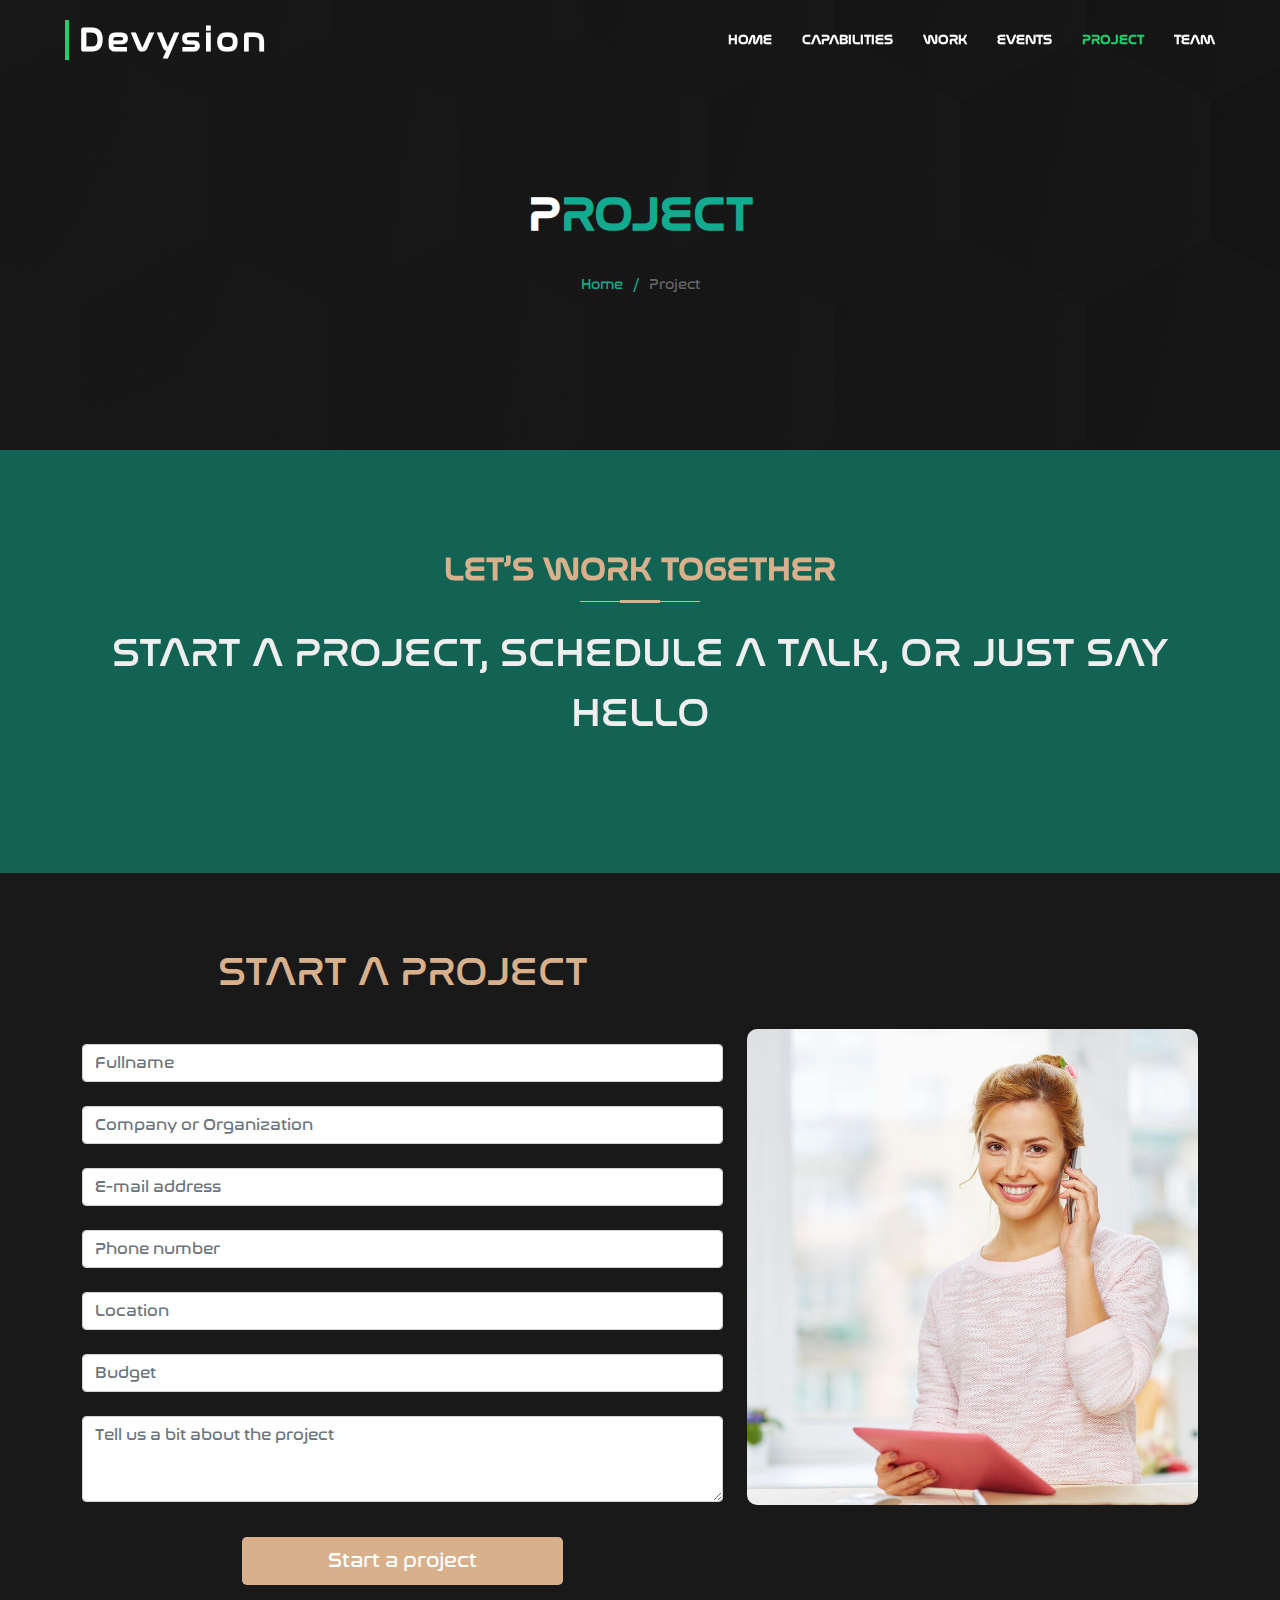
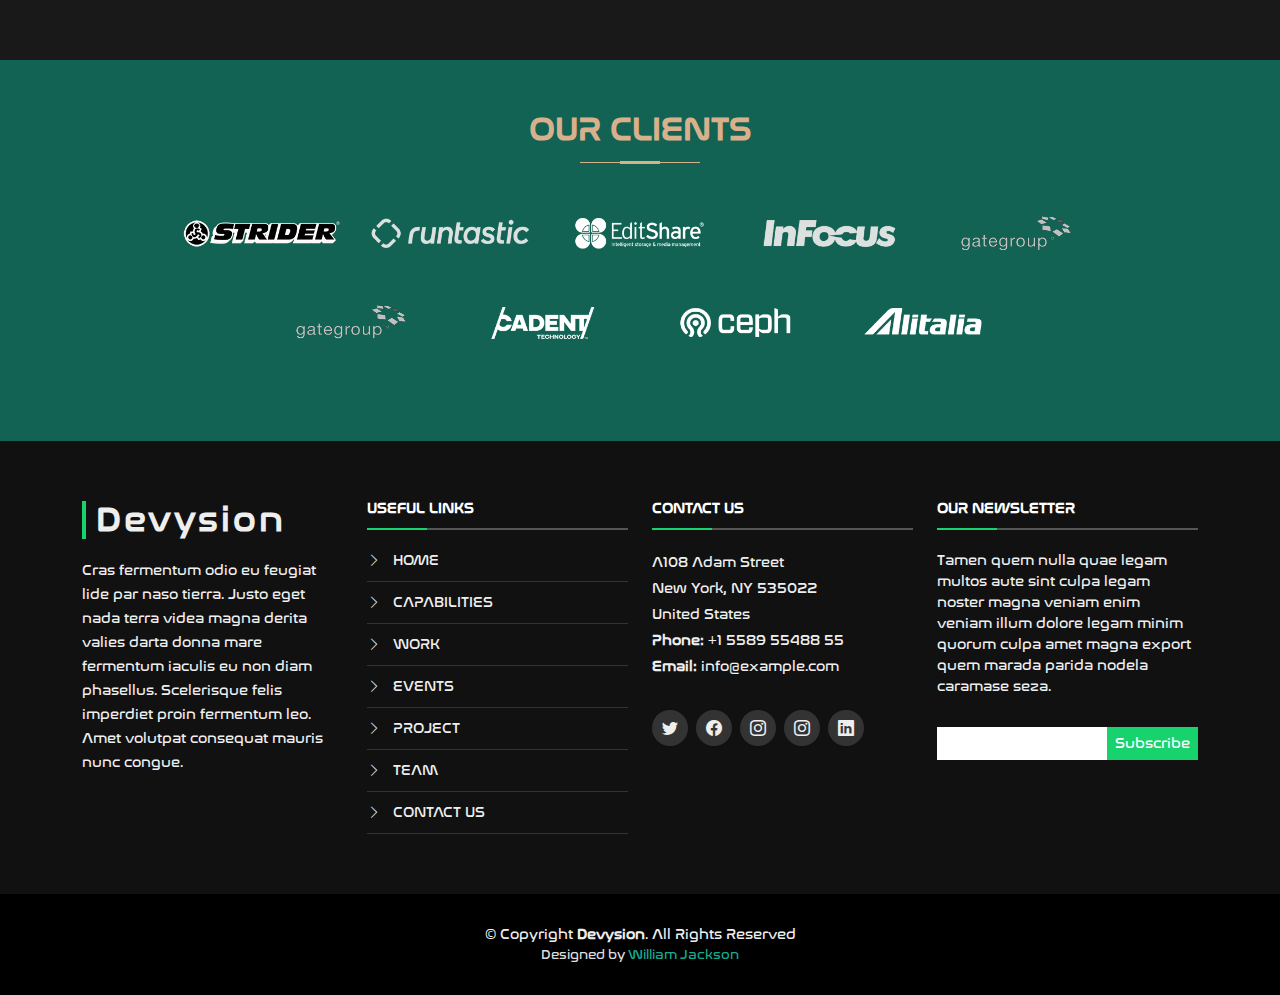
<file: project.html>
<!DOCTYPE html>
<html lang="en">

<head>
  <meta charset="utf-8">
  <meta content="width=device-width, initial-scale=1.0" name="viewport">

  <title>Devysion</title>
  <meta content="" name="description">
  <meta content="" name="keywords">

  <link href="assets/img/favicon.png" rel="icon">
  <link href="assets/img/apple-touch-icon.png" rel="apple-touch-icon">

  <link href="https://fonts.googleapis.com/css?family=Open+Sans:300,300i,400,400i,700,700i|Montserrat:300,400,500,700"
    rel="stylesheet">

  <link href="assets/vendor/animate.css/animate.min.css" rel="stylesheet">
  <link href="assets/vendor/aos/aos.css" rel="stylesheet">
  <link href="assets/vendor/bootstrap/css/bootstrap.min.css" rel="stylesheet">
  <link href="assets/vendor/bootstrap-icons/bootstrap-icons.css" rel="stylesheet">
  <link href="assets/vendor/glightbox/css/glightbox.min.css" rel="stylesheet">
  <link href="assets/vendor/swiper/swiper-bundle.min.css" rel="stylesheet">

  <link href="assets/css/style.css" rel="stylesheet">

</head>

<body>

  <header id="header" class="fixed-top d-flex align-items-center header-transparent">
    <div class="container-fluid">

      <div class="row justify-content-center align-items-center">
        <div class="col-xl-11 d-flex align-items-center justify-content-between">
          <h1 class="logo"><a href="index.html">Devysion</a></h1>
          <nav id="navbar" class="navbar">
            <ul>
              <li><a class="nav-link scrollto" href="./index.html">HOME</a></li>
              <li><a class="nav-link scrollto" href="./capabilities.html">CAPABILITIES</a></li>
              <li><a class="nav-link scrollto" href="./work.html">WORK</a></li>
              <li><a class="nav-link scrollto" href="./events.html">EVENTS</a></li>
              <li><a class="nav-link scrollto active" href="./project.html">PROJECT</a></li>
              <li><a class="nav-link scrollto" href="./team.html">TEAM</a></li>
            </ul>
            <i class="bi bi-list mobile-nav-toggle"></i>
          </nav>
        </div>
      </div>

    </div>
  </header>

  <section id="banner">
    <div class="banner-container">

      <div class="banner-inner" role="listbox">

        <div class="banner-item active"
          style="background:linear-gradient(rgba(0, 0, 0, 0.65),rgba(0, 0, 0, 0.65)), url(assets/img/bg-image-1.jpeg)">
          <div class="banner-container">
            <div class="container">
              <h2 class="animate__animated animate__fadeInDown logo_text">P<span>ROJECT</span></h2>
              <div class="breadcrumbs">
                <div class="d-flex justify-content-center align-items-center">
                  <ol>
                    <li><a href="index.html">Home</a></li>
                    <li>Project</li>
                  </ol>
                </div>
              </div>
            </div>
          </div>
        </div>
      </div>
    </div>
  </section>

  <main id="main">
    <section id="skills">
      <div class="container" data-aos="fade-up">

        <header class="section-header">
          <h3>Let’s work together</h3>
          <p className="skills-header">START A PROJECT, SCHEDULE A TALK, OR JUST SAY HELLO</p>
        </header>

        <div class="skills-content">

        </div>

      </div>
    </section>
    <section class="project-book">
      <div class="container">
        <div class="row ">
          <div class="col-lg-7">
            <h1 class="project-title mb-5">START A PROJECT</h1>
            <div class="input-group mb-4">
              <input type="text" class="form-control" placeholder="Fullname" aria-label="Fullname"
                aria-describedby="basic-addon1">
            </div>
            <div class="input-group mb-4">
              <input type="text" class="form-control" placeholder="Company or Organization" aria-label="Company"
                aria-describedby="basic-addon2">
            </div>
            <div class="input-group mb-4">
              <input type="text" class="form-control" placeholder="E-mail address" aria-label="Email"
                aria-describedby="basic-addon3">
            </div>
            <div class="input-group mb-4">
              <input type="text" class="form-control" placeholder="Phone number" aria-label="Phone"
                aria-describedby="basic-addon4">
            </div>
            <div class="input-group mb-4">
              <input type="text" class="form-control" placeholder="Location" aria-label="Location"
                aria-describedby="basic-addon5">
            </div>
            <div class="input-group mb-4">
              <input type="text" class="form-control" placeholder="Budget" aria-label="Budget"
                aria-describedby="basic-addon6">
            </div>
            <div class="input-group">
              <textarea class="form-control" aria-label="With textarea" rows="3"
                placeholder="Tell us a bit about the project"></textarea>
            </div>
            <div class="d-grid col-6 mx-auto">
              <button class="btn btn-lg events-button" type="button">Start a project</button>
            </div>
          </div>
          <div class="col-lg-5">
            <img src="assets/img/about-female.jpeg" alt="female" class="img-fluid img-fluid-project-female" />
          </div>
        </div>
      </div>
    </section>
    <section class="client-intro">
      <header class="section-header">
        <h3>Our Clients</h3>
      </header>
      <div class="container">
        <div class="row text-center">
          <div class="col-lg-1"></div>
          <div class="col-lg-2"><img src="assets/img/clients/client-1.png" style="filter: invert(1);" alt="client-1"
              class="img-fluid"> </div>
          <div class="col-lg-2"><img src="assets/img/clients/client-2.png" style="filter: invert(1);" alt="client-1"
              class="img-fluid"> </div>
          <div class="col-lg-2"><img src="assets/img/clients/client-3.png" style="filter: invert(1);" alt="client-1"
              class="img-fluid"> </div>
          <div class="col-lg-2"><img src="assets/img/clients/client-4.png" style="filter: invert(1);" alt="client-1"
              class="img-fluid"> </div>
          <div class="col-lg-2"><img src="assets/img/clients/client-5.png" style="filter: invert(1);" alt="client-1"
              class="img-fluid"> </div>
          <div class="col-lg-1"></div>
        </div>
        <div class="row text-center">
          <div class="col-lg-2"></div>
          <div class="col-lg-2"><img src="assets/img/clients/client-5.png" style="filter: invert(1);" alt="client-1"
              class="img-fluid"> </div>
          <div class="col-lg-2"><img src="assets/img/clients/client-6.png" style="filter: invert(1);" alt="client-1"
              class="img-fluid"> </div>
          <div class="col-lg-2"><img src="assets/img/clients/client-7.png" style="filter: invert(1);" alt="client-1"
              class="img-fluid"> </div>
          <div class="col-lg-2"><img src="assets/img/clients/client-8.png" style="filter: invert(1);" alt="client-1"
              class="img-fluid"> </div>
          <div class="col-lg-2"></div>
        </div>
      </div>
    </section>
  </main>

  <footer id="footer">
    <div class="footer-top">
      <div class="container">
        <div class="row">

          <div class="col-lg-3 col-md-6 footer-info">
            <h3>Devysion</h3>
            <p>Cras fermentum odio eu feugiat lide par naso tierra. Justo eget nada terra videa magna derita valies
              darta donna mare fermentum iaculis eu non diam phasellus. Scelerisque felis imperdiet proin fermentum leo.
              Amet volutpat consequat mauris nunc congue.</p>
          </div>

          <div class="col-lg-3 col-md-6 footer-links">
            <h4>Useful Links</h4>
            <ul>
              <li><i class="bi bi-chevron-right"></i> <a href="#">HOME</a></li>
              <li><i class="bi bi-chevron-right"></i> <a href="#">CAPABILITIES</a></li>
              <li><i class="bi bi-chevron-right"></i> <a href="#">WORK</a></li>
              <li><i class="bi bi-chevron-right"></i> <a href="#">EVENTS</a></li>
              <li><i class="bi bi-chevron-right"></i> <a href="#">PROJECT</a></li>
              <li><i class="bi bi-chevron-right"></i> <a href="#">TEAM</a></li>
              <li><i class="bi bi-chevron-right"></i> <a href="#">CONTACT US</a></li>
            </ul>
          </div>

          <div class="col-lg-3 col-md-6 footer-contact">
            <h4>Contact Us</h4>
            <p>
              A108 Adam Street <br>
              New York, NY 535022<br>
              United States <br>
              <strong>Phone:</strong> +1 5589 55488 55<br>
              <strong>Email:</strong> info@example.com<br>
            </p>

            <div class="social-links">
              <a href="#" class="twitter"><i class="bi bi-twitter"></i></a>
              <a href="#" class="facebook"><i class="bi bi-facebook"></i></a>
              <a href="#" class="instagram"><i class="bi bi-instagram"></i></a>
              <a href="#" class="instagram"><i class="bi bi-instagram"></i></a>
              <a href="#" class="linkedin"><i class="bi bi-linkedin"></i></a>
            </div>

          </div>

          <div class="col-lg-3 col-md-6 footer-newsletter">
            <h4>Our Newsletter</h4>
            <p>Tamen quem nulla quae legam multos aute sint culpa legam noster magna veniam enim veniam illum dolore
              legam minim quorum culpa amet magna export quem marada parida nodela caramase seza.</p>
            <form action="" method="post">
              <input type="email" name="email"><input type="submit" value="Subscribe">
            </form>
          </div>

        </div>
      </div>
    </div>

    <div class="container">
      <div class="copyright">
        &copy; Copyright <strong>Devysion</strong>. All Rights Reserved
      </div>
      <div class="credits">
        Designed by <a href="https://bootstrapmade.com/">William Jackson</a>
      </div>
    </div>
  </footer>

  <a href="#" class="back-to-top d-flex align-items-center justify-content-center"><i
      class="bi bi-arrow-up-short"></i></a>

  <script src="assets/vendor/purecounter/purecounter.js"></script>
  <script src="assets/vendor/aos/aos.js"></script>
  <script src="assets/vendor/bootstrap/js/bootstrap.bundle.min.js"></script>
  <script src="assets/vendor/glightbox/js/glightbox.min.js"></script>
  <script src="assets/vendor/isotope-layout/isotope.pkgd.min.js"></script>
  <script src="assets/vendor/swiper/swiper-bundle.min.js"></script>
  <script src="assets/vendor/waypoints/noframework.waypoints.js"></script>
  <script src="assets/vendor/php-email-form/validate.js"></script>

  <script src="assets/js/main.js"></script>

</body>

</html>
</file>
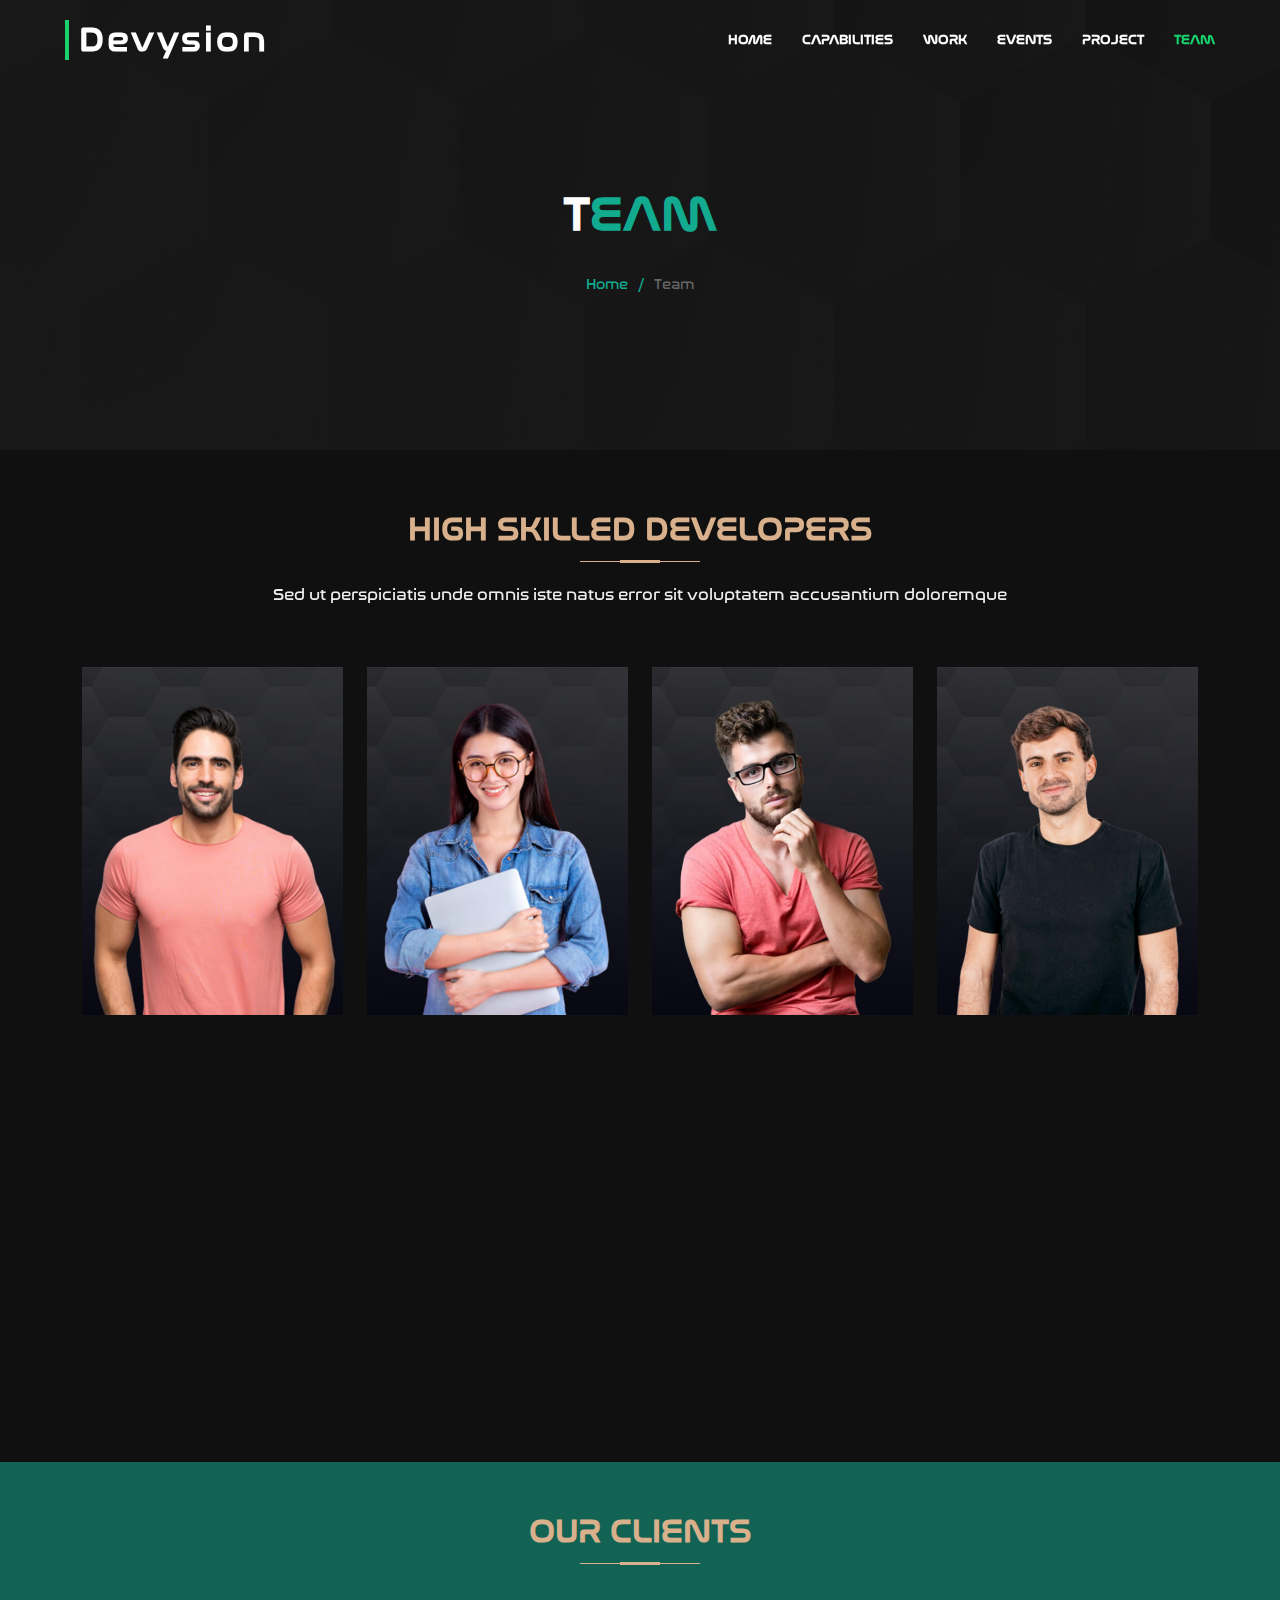
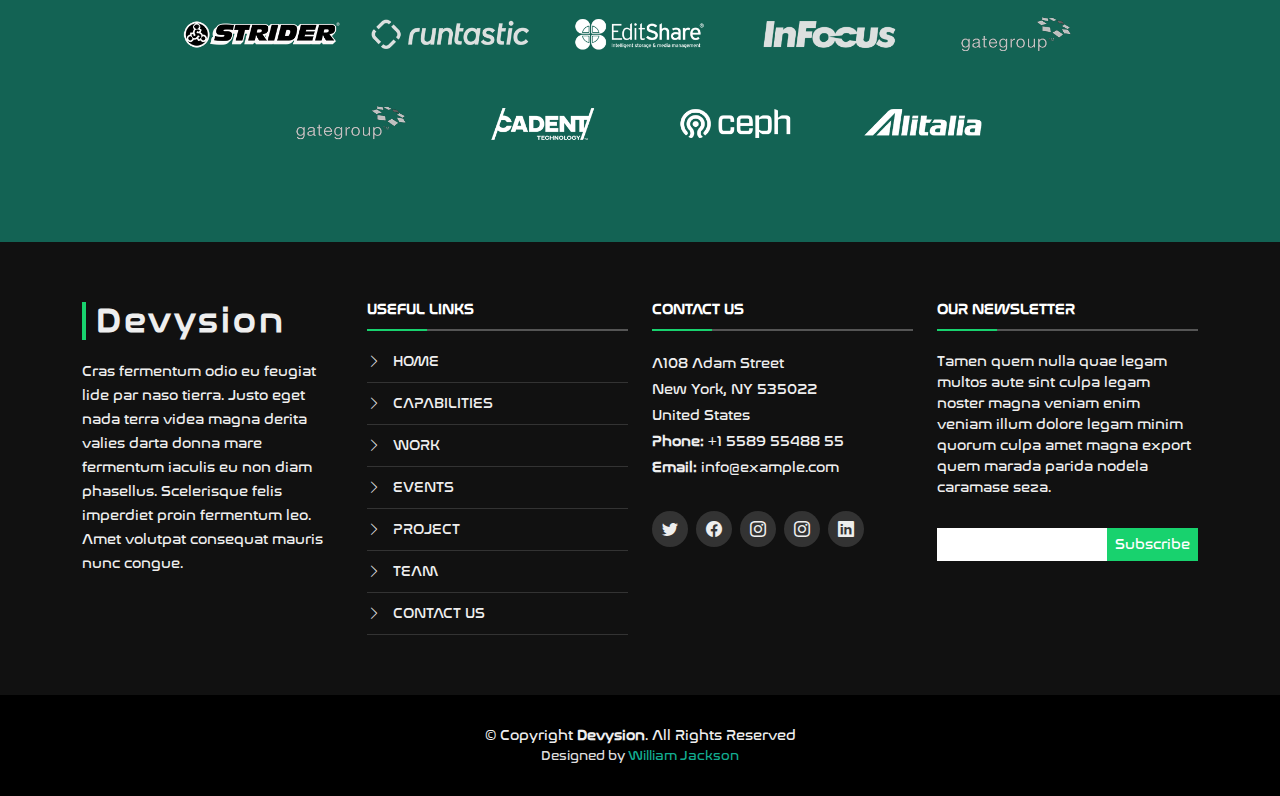
<file: team.html>
<!DOCTYPE html>
<html lang="en">

<head>
  <meta charset="utf-8">
  <meta content="width=device-width, initial-scale=1.0" name="viewport">

  <title>Devysion</title>
  <meta content="" name="description">
  <meta content="" name="keywords">

  <link href="assets/img/favicon.png" rel="icon">
  <link href="assets/img/apple-touch-icon.png" rel="apple-touch-icon">

  <link href="https://fonts.googleapis.com/css?family=Open+Sans:300,300i,400,400i,700,700i|Montserrat:300,400,500,700"
    rel="stylesheet">

  <link href="assets/vendor/animate.css/animate.min.css" rel="stylesheet">
  <link href="assets/vendor/aos/aos.css" rel="stylesheet">
  <link href="assets/vendor/bootstrap/css/bootstrap.min.css" rel="stylesheet">
  <link href="assets/vendor/bootstrap-icons/bootstrap-icons.css" rel="stylesheet">
  <link href="assets/vendor/glightbox/css/glightbox.min.css" rel="stylesheet">
  <link href="assets/vendor/swiper/swiper-bundle.min.css" rel="stylesheet">

  <link href="assets/css/style.css" rel="stylesheet">

</head>

<body>

  <header id="header" class="fixed-top d-flex align-items-center header-transparent">
    <div class="container-fluid">

      <div class="row justify-content-center align-items-center">
        <div class="col-xl-11 d-flex align-items-center justify-content-between">
          <h1 class="logo"><a href="index.html">Devysion</a></h1>
          <nav id="navbar" class="navbar">
            <ul>
              <li><a class="nav-link scrollto" href="./index.html">HOME</a></li>
              <li><a class="nav-link scrollto" href="./capabilities.html">CAPABILITIES</a></li>
              <li><a class="nav-link scrollto" href="./work.html">WORK</a></li>
              <li><a class="nav-link scrollto" href="./events.html">EVENTS</a></li>
              <li><a class="nav-link scrollto" href="./project.html">PROJECT</a></li>
              <li><a class="nav-link scrollto active" href="./team.html">TEAM</a></li>
            </ul>
            <i class="bi bi-list mobile-nav-toggle"></i>
          </nav>
        </div>
      </div>

    </div>
  </header>

  <section id="banner">
    <div class="banner-container">

      <div class="banner-inner" role="listbox">

        <div class="banner-item active"
          style="background:linear-gradient(rgba(0, 0, 0, 0.65),rgba(0, 0, 0, 0.65)), url(assets/img/bg-image-1.jpeg)">
          <div class="banner-container">
            <div class="container">
              <h2 class="animate__animated animate__fadeInDown logo_text">T<span>EAM</span></h2>
              <div class="breadcrumbs">
                <div class="d-flex justify-content-center align-items-center">
                  <ol>
                    <li><a href="index.html">Home</a></li>
                    <li>Team</li>
                  </ol>
                </div>
              </div>
            </div>
          </div>
        </div>
      </div>
    </div>
  </section>

  <main id="main">
    <section id="team">
      <div class="container" data-aos="fade-up">
        <div class="section-header">
          <h3>High Skilled Developers</h3>
          <p>Sed ut perspiciatis unde omnis iste natus error sit voluptatem accusantium doloremque</p>
        </div>

        <div class="row">

          <div class="col-lg-3 col-md-6">
            <div class="member" data-aos="fade-up" data-aos-delay="100">
              <img src="assets/img/team/team-01.jpeg" class="img-fluid img-fluid-member" alt="">
              <div class="member-info">
                <div class="member-info-content">
                  <h4>Walter White</h4>
                  <span>Chief Executive Officer</span>
                  <div class="social">
                    <a href=""><i class="bi bi-twitter"></i></a>
                    <a href=""><i class="bi bi-facebook"></i></a>
                    <a href=""><i class="bi bi-instagram"></i></a>
                    <a href=""><i class="bi bi-linkedin"></i></a>
                  </div>
                </div>
              </div>
            </div>
          </div>

          <div class="col-lg-3 col-md-6">
            <div class="member" data-aos="fade-up" data-aos-delay="200">
              <img src="assets/img/team/team-02.jpeg" class="img-fluid img-fluid-member" alt="">
              <div class="member-info">
                <div class="member-info-content">
                  <h4>Sarah Jhonson</h4>
                  <span>Product Manager</span>
                  <div class="social">
                    <a href=""><i class="bi bi-twitter"></i></a>
                    <a href=""><i class="bi bi-facebook"></i></a>
                    <a href=""><i class="bi bi-instagram"></i></a>
                    <a href=""><i class="bi bi-linkedin"></i></a>
                  </div>
                </div>
              </div>
            </div>
          </div>

          <div class="col-lg-3 col-md-6">
            <div class="member" data-aos="fade-up" data-aos-delay="300">
              <img src="assets/img/team/team-03.jpeg" class="img-fluid img-fluid-member" alt="">
              <div class="member-info">
                <div class="member-info-content">
                  <h4>William Anderson</h4>
                  <span>CTO</span>
                  <div class="social">
                    <a href=""><i class="bi bi-twitter"></i></a>
                    <a href=""><i class="bi bi-facebook"></i></a>
                    <a href=""><i class="bi bi-instagram"></i></a>
                    <a href=""><i class="bi bi-linkedin"></i></a>
                  </div>
                </div>
              </div>
            </div>
          </div>

          <div class="col-lg-3 col-md-6">
            <div class="member" data-aos="fade-up" data-aos-delay="400">
              <img src="assets/img/team/team-04.jpeg" class="img-fluid img-fluid-member" alt="">
              <div class="member-info">
                <div class="member-info-content">
                  <h4>Amanda Jepson</h4>
                  <span>Accountant</span>
                  <div class="social">
                    <a href=""><i class="bi bi-twitter"></i></a>
                    <a href=""><i class="bi bi-facebook"></i></a>
                    <a href=""><i class="bi bi-instagram"></i></a>
                    <a href=""><i class="bi bi-linkedin"></i></a>
                  </div>
                </div>
              </div>
            </div>
          </div>

          <div class="col-lg-3 col-md-6">
            <div class="member" data-aos="fade-up" data-aos-delay="400">
              <img src="assets/img/team/team-04.jpeg" class="img-fluid img-fluid-member" alt="">
              <div class="member-info">
                <div class="member-info-content">
                  <h4>Amanda Jepson</h4>
                  <span>Accountant</span>
                  <div class="social">
                    <a href=""><i class="bi bi-twitter"></i></a>
                    <a href=""><i class="bi bi-facebook"></i></a>
                    <a href=""><i class="bi bi-instagram"></i></a>
                    <a href=""><i class="bi bi-linkedin"></i></a>
                  </div>
                </div>
              </div>
            </div>
          </div>

          <div class="col-lg-3 col-md-6">
            <div class="member" data-aos="fade-up" data-aos-delay="400">
              <img src="assets/img/team/team-03.jpeg" class="img-fluid img-fluid-member" alt="">
              <div class="member-info">
                <div class="member-info-content">
                  <h4>Amanda Jepson</h4>
                  <span>Accountant</span>
                  <div class="social">
                    <a href=""><i class="bi bi-twitter"></i></a>
                    <a href=""><i class="bi bi-facebook"></i></a>
                    <a href=""><i class="bi bi-instagram"></i></a>
                    <a href=""><i class="bi bi-linkedin"></i></a>
                  </div>
                </div>
              </div>
            </div>
          </div>

          <div class="col-lg-3 col-md-6">
            <div class="member" data-aos="fade-up" data-aos-delay="400">
              <img src="assets/img/team/team-02.jpeg" class="img-fluid img-fluid-member" alt="">
              <div class="member-info">
                <div class="member-info-content">
                  <h4>Amanda Jepson</h4>
                  <span>Accountant</span>
                  <div class="social">
                    <a href=""><i class="bi bi-twitter"></i></a>
                    <a href=""><i class="bi bi-facebook"></i></a>
                    <a href=""><i class="bi bi-instagram"></i></a>
                    <a href=""><i class="bi bi-linkedin"></i></a>
                  </div>
                </div>
              </div>
            </div>
          </div>

          <div class="col-lg-3 col-md-6">
            <div class="member" data-aos="fade-up" data-aos-delay="400">
              <img src="assets/img/team/team-01.jpeg" class="img-fluid img-fluid-member" alt="">
              <div class="member-info">
                <div class="member-info-content">
                  <h4>Amanda Jepson</h4>
                  <span>Accountant</span>
                  <div class="social">
                    <a href=""><i class="bi bi-twitter"></i></a>
                    <a href=""><i class="bi bi-facebook"></i></a>
                    <a href=""><i class="bi bi-instagram"></i></a>
                    <a href=""><i class="bi bi-linkedin"></i></a>
                  </div>
                </div>
              </div>
            </div>
          </div>

        </div>

      </div>
    </section>
    <section class="client-intro">
      <header class="section-header">
        <h3>Our Clients</h3>
      </header>
      <div class="container">
        <div class="row text-center">
          <div class="col-lg-1"></div>
          <div class="col-lg-2"><img src="assets/img/clients/client-1.png" style="filter: invert(1);" alt="client-1" class="img-fluid"> </div>
          <div class="col-lg-2"><img src="assets/img/clients/client-2.png" style="filter: invert(1);" alt="client-1" class="img-fluid"> </div>
          <div class="col-lg-2"><img src="assets/img/clients/client-3.png" style="filter: invert(1);" alt="client-1" class="img-fluid"> </div>
          <div class="col-lg-2"><img src="assets/img/clients/client-4.png" style="filter: invert(1);" alt="client-1" class="img-fluid"> </div>
          <div class="col-lg-2"><img src="assets/img/clients/client-5.png" style="filter: invert(1);" alt="client-1" class="img-fluid"> </div>
          <div class="col-lg-1"></div>
        </div>
        <div class="row text-center">
          <div class="col-lg-2"></div>
          <div class="col-lg-2"><img src="assets/img/clients/client-5.png" style="filter: invert(1);" alt="client-1" class="img-fluid"> </div>
          <div class="col-lg-2"><img src="assets/img/clients/client-6.png" style="filter: invert(1);" alt="client-1" class="img-fluid"> </div>
          <div class="col-lg-2"><img src="assets/img/clients/client-7.png" style="filter: invert(1);" alt="client-1" class="img-fluid"> </div>
          <div class="col-lg-2"><img src="assets/img/clients/client-8.png" style="filter: invert(1);" alt="client-1" class="img-fluid"> </div>
          <div class="col-lg-2"></div> 
        </div> 
      </div>
    </section>
  </main>

  <footer id="footer">
    <div class="footer-top">
      <div class="container">
        <div class="row">

          <div class="col-lg-3 col-md-6 footer-info">
            <h3>Devysion</h3>
            <p>Cras fermentum odio eu feugiat lide par naso tierra. Justo eget nada terra videa magna derita valies
              darta donna mare fermentum iaculis eu non diam phasellus. Scelerisque felis imperdiet proin fermentum leo.
              Amet volutpat consequat mauris nunc congue.</p>
          </div>

          <div class="col-lg-3 col-md-6 footer-links">
            <h4>Useful Links</h4>
            <ul>
              <li><i class="bi bi-chevron-right"></i> <a href="#">HOME</a></li>
              <li><i class="bi bi-chevron-right"></i> <a href="#">CAPABILITIES</a></li>
              <li><i class="bi bi-chevron-right"></i> <a href="#">WORK</a></li>
              <li><i class="bi bi-chevron-right"></i> <a href="#">EVENTS</a></li>
              <li><i class="bi bi-chevron-right"></i> <a href="#">PROJECT</a></li>
              <li><i class="bi bi-chevron-right"></i> <a href="#">TEAM</a></li>
              <li><i class="bi bi-chevron-right"></i> <a href="#">CONTACT US</a></li>
            </ul>
          </div>

          <div class="col-lg-3 col-md-6 footer-contact">
            <h4>Contact Us</h4>
            <p>
              A108 Adam Street <br>
              New York, NY 535022<br>
              United States <br>
              <strong>Phone:</strong> +1 5589 55488 55<br>
              <strong>Email:</strong> info@example.com<br>
            </p>

            <div class="social-links">
              <a href="#" class="twitter"><i class="bi bi-twitter"></i></a>
              <a href="#" class="facebook"><i class="bi bi-facebook"></i></a>
              <a href="#" class="instagram"><i class="bi bi-instagram"></i></a>
              <a href="#" class="instagram"><i class="bi bi-instagram"></i></a>
              <a href="#" class="linkedin"><i class="bi bi-linkedin"></i></a>
            </div>

          </div>

          <div class="col-lg-3 col-md-6 footer-newsletter">
            <h4>Our Newsletter</h4>
            <p>Tamen quem nulla quae legam multos aute sint culpa legam noster magna veniam enim veniam illum dolore
              legam minim quorum culpa amet magna export quem marada parida nodela caramase seza.</p>
            <form action="" method="post">
              <input type="email" name="email"><input type="submit" value="Subscribe">
            </form>
          </div>

        </div>
      </div>
    </div>

    <div class="container">
      <div class="copyright">
        &copy; Copyright <strong>Devysion</strong>. All Rights Reserved
      </div>
      <div class="credits">
        Designed by <a href="https://bootstrapmade.com/">William Jackson</a>
      </div>
    </div>
  </footer>

  <a href="#" class="back-to-top d-flex align-items-center justify-content-center"><i
      class="bi bi-arrow-up-short"></i></a>

  <script src="assets/vendor/purecounter/purecounter.js"></script>
  <script src="assets/vendor/aos/aos.js"></script>
  <script src="assets/vendor/bootstrap/js/bootstrap.bundle.min.js"></script>
  <script src="assets/vendor/glightbox/js/glightbox.min.js"></script>
  <script src="assets/vendor/isotope-layout/isotope.pkgd.min.js"></script>
  <script src="assets/vendor/swiper/swiper-bundle.min.js"></script>
  <script src="assets/vendor/waypoints/noframework.waypoints.js"></script>
  <script src="assets/vendor/php-email-form/validate.js"></script>

  <script src="assets/js/main.js"></script>

</body>

</html>
</file>
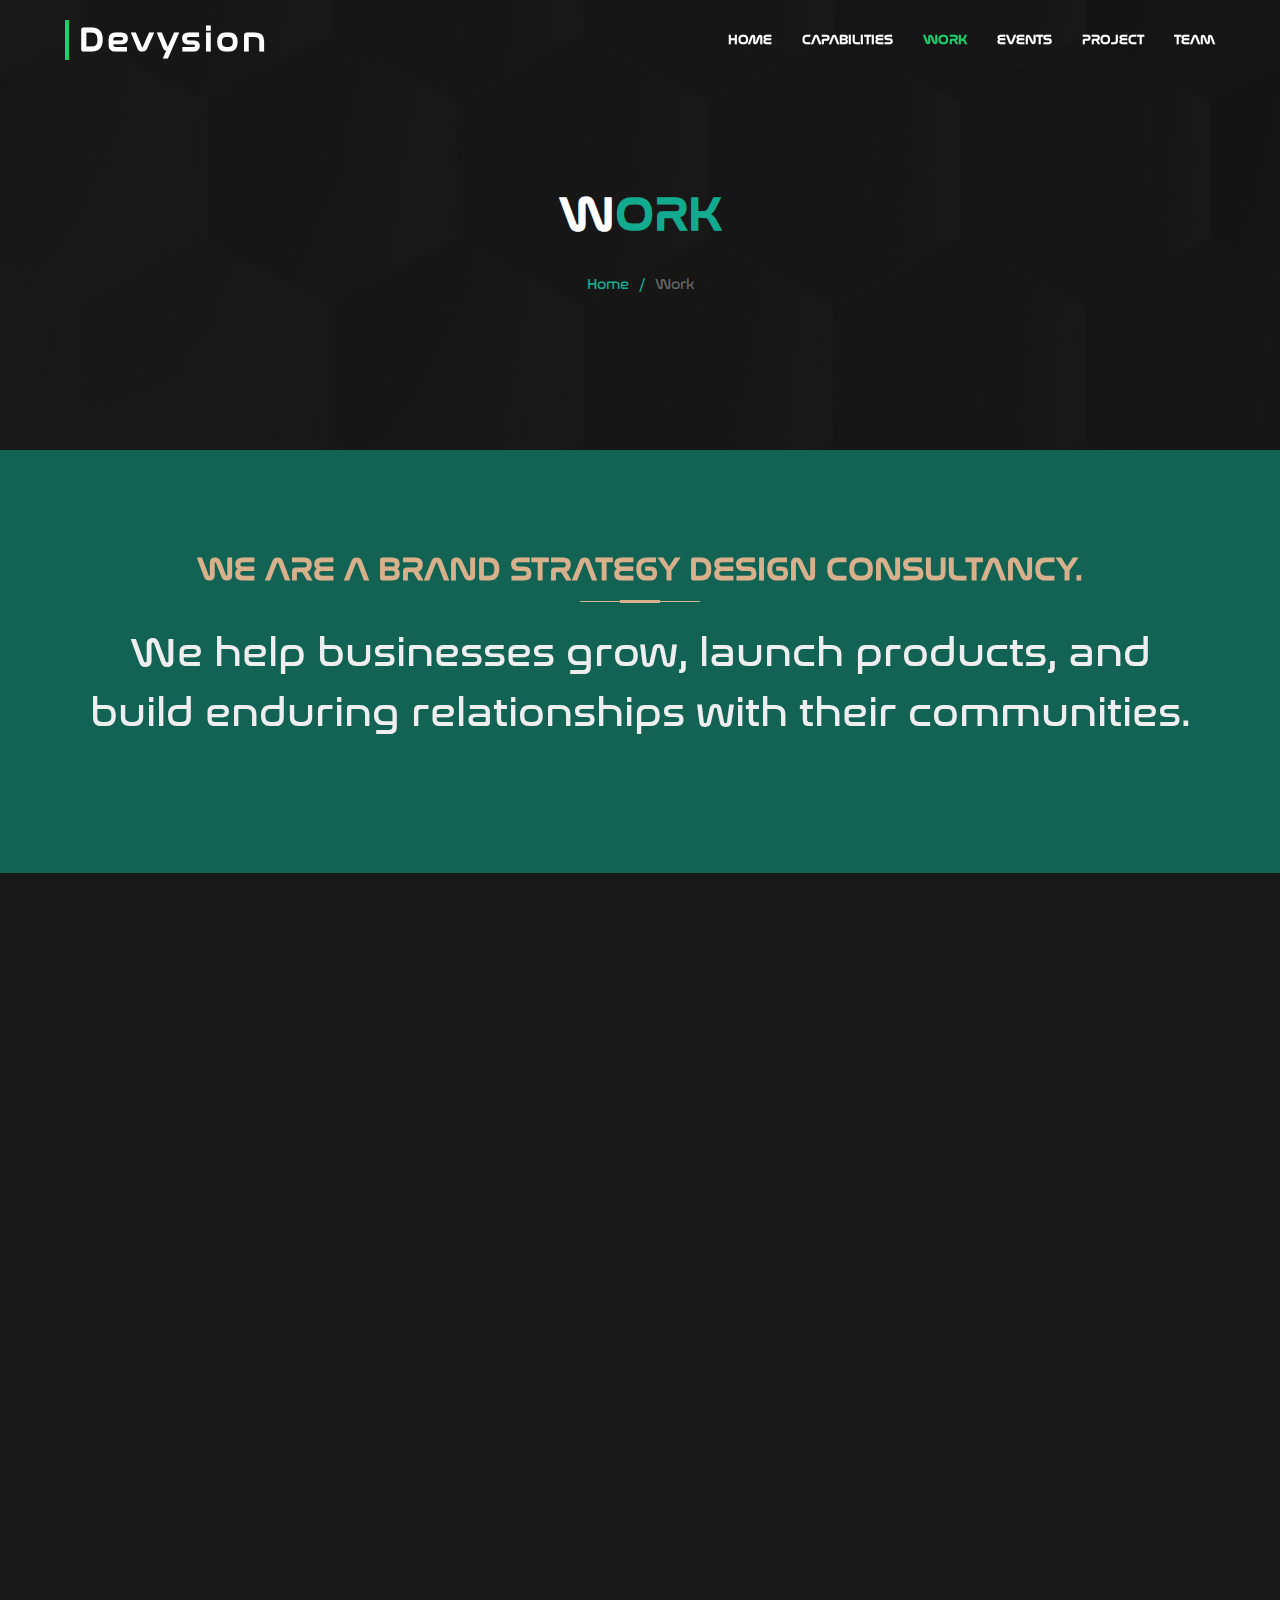
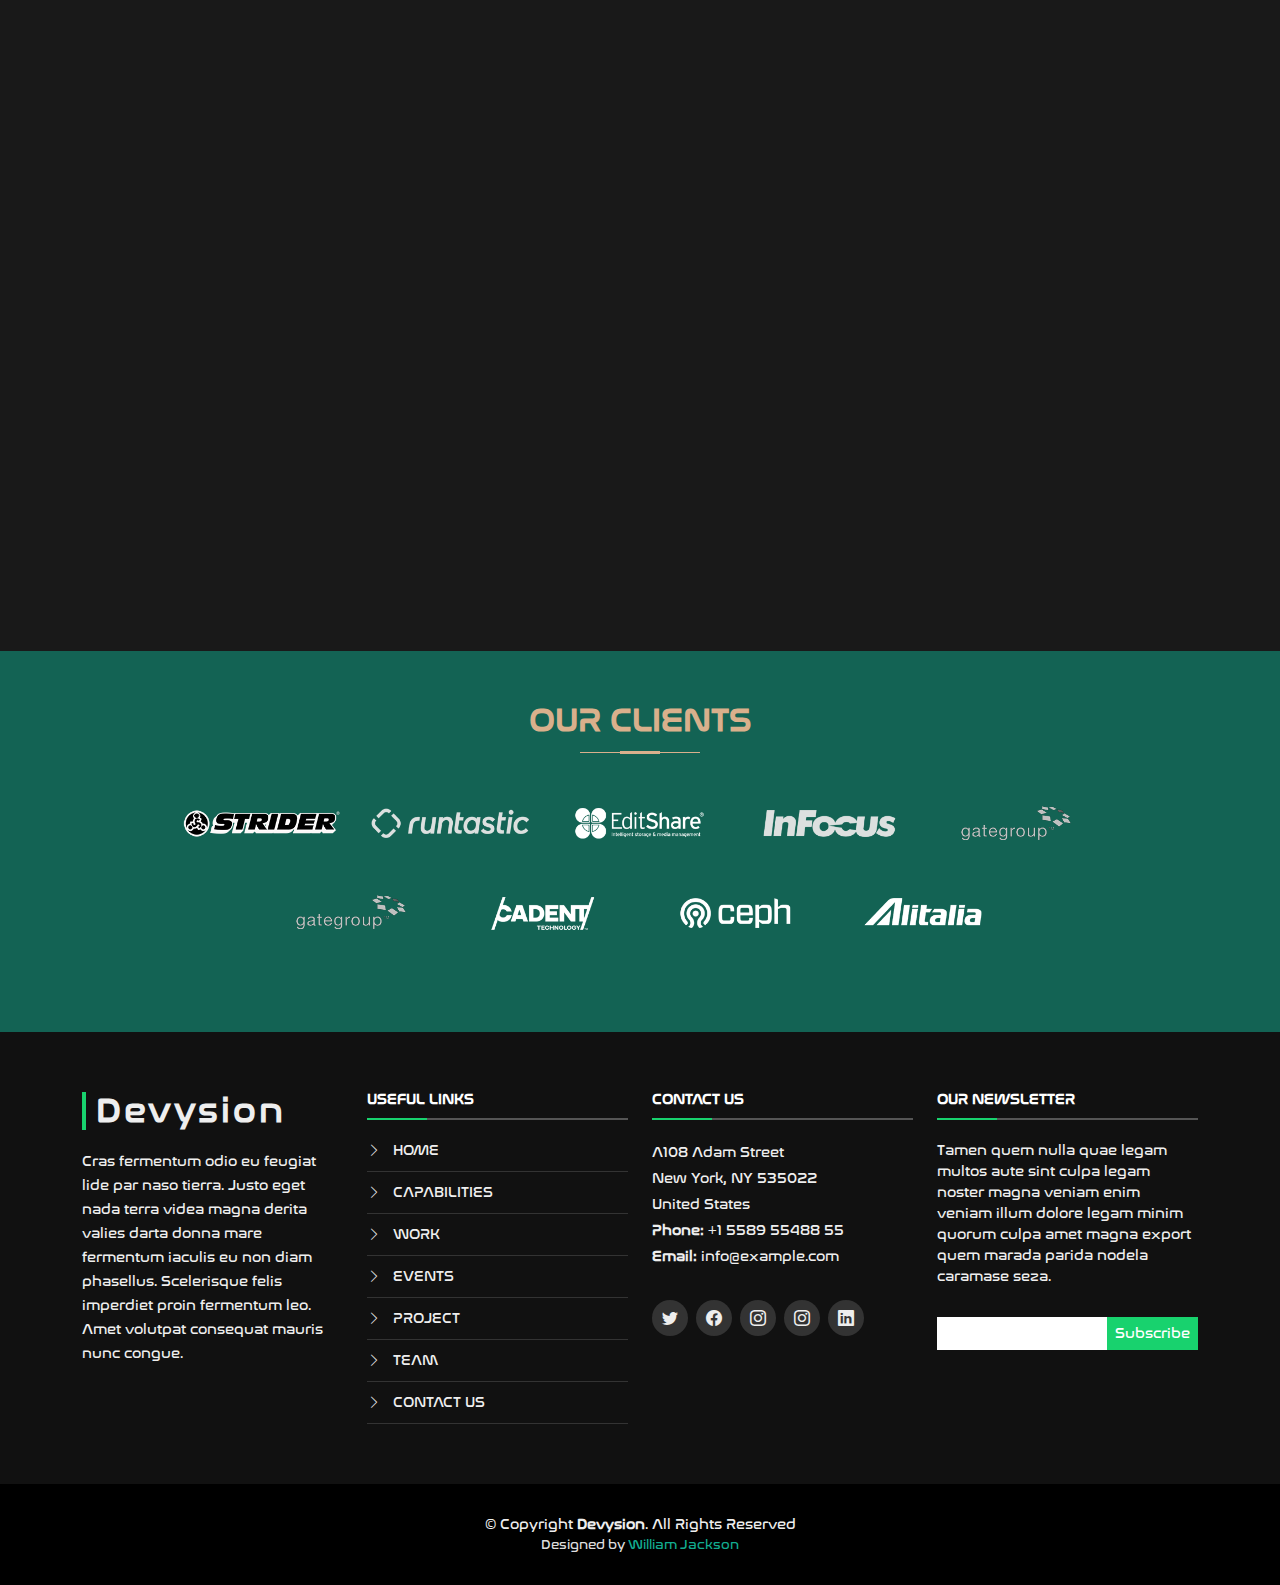
<file: work.html>
<!DOCTYPE html>
<html lang="en">

<head>
  <meta charset="utf-8">
  <meta content="width=device-width, initial-scale=1.0" name="viewport">

  <title>Devysion</title>
  <meta content="" name="description">
  <meta content="" name="keywords">

  <link href="assets/img/favicon.png" rel="icon">
  <link href="assets/img/apple-touch-icon.png" rel="apple-touch-icon">

  <link href="https://fonts.googleapis.com/css?family=Open+Sans:300,300i,400,400i,700,700i|Montserrat:300,400,500,700"
    rel="stylesheet">

  <link href="assets/vendor/animate.css/animate.min.css" rel="stylesheet">
  <link href="assets/vendor/aos/aos.css" rel="stylesheet">
  <link href="assets/vendor/bootstrap/css/bootstrap.min.css" rel="stylesheet">
  <link href="assets/vendor/bootstrap-icons/bootstrap-icons.css" rel="stylesheet">
  <link href="assets/vendor/glightbox/css/glightbox.min.css" rel="stylesheet">
  <link href="assets/vendor/swiper/swiper-bundle.min.css" rel="stylesheet">

  <link href="assets/css/style.css" rel="stylesheet">

</head>

<body>

  <header id="header" class="fixed-top d-flex align-items-center header-transparent">
    <div class="container-fluid">

      <div class="row justify-content-center align-items-center">
        <div class="col-xl-11 d-flex align-items-center justify-content-between">
          <h1 class="logo"><a href="index.html">Devysion</a></h1>
          <nav id="navbar" class="navbar">
            <ul>
              <li><a class="nav-link scrollto" href="./index.html">HOME</a></li>
              <li><a class="nav-link scrollto" href="./capabilities.html">CAPABILITIES</a></li>
              <li><a class="nav-link scrollto active" href="./work.html">WORK</a></li>
              <li><a class="nav-link scrollto" href="./events.html">EVENTS</a></li>
              <li><a class="nav-link scrollto" href="./project.html">PROJECT</a></li>
              <li><a class="nav-link scrollto" href="./team.html">TEAM</a></li>
            </ul>
            <i class="bi bi-list mobile-nav-toggle"></i>
          </nav>
        </div>
      </div>

    </div>
  </header>

  <section id="banner">
    <div class="banner-container">

      <div class="banner-inner" role="listbox">

        <div class="banner-item active"
          style="background:linear-gradient(rgba(0, 0, 0, 0.65),rgba(0, 0, 0, 0.65)), url(assets/img/bg-image-1.jpeg)">
          <div class="banner-container">
            <div class="container">
              <h2 class="animate__animated animate__fadeInDown logo_text">W<span>ORK</span></h2>
              <div class="breadcrumbs">
                <div class="d-flex justify-content-center align-items-center">
                  <ol>
                    <li><a href="index.html">Home</a></li>
                    <li>Work</li>
                  </ol>
                </div>
              </div>
            </div>
          </div>
        </div>
      </div>
    </div>
  </section>

  <main id="main">
    <section id="skills">
      <div class="container" data-aos="fade-up">

        <header class="section-header">
          <h3>We are a Brand Strategy Design Consultancy.</h3>
          <p className="skills-header">We help businesses grow, launch products, and build enduring relationships with
            their communities.</p>
        </header>

        <div class="skills-content">

        </div>

      </div>
    </section>

    <section id="portfolio" class="section-bg">
      <div class="container" data-aos="fade-up">

        <header class="section-header">
          <h3 class="section-title">Our Work</h3>
        </header>

        <div class="row" data-aos="fade-up" data-aos-delay="100"">
      <div class=" col-lg-12">
          <ul id="portfolio-flters">
            <li data-filter="*" class="filter-active">All</li>
            <li data-filter=".filter-branding">Branding</li>
            <li data-filter=".filter-strategy">Strategy</li>
            <li data-filter=".filter-web">Game Design</li>
            <li data-filter=".filter-digital">Digital</li>
          </ul>
        </div>
      </div>

      <div class="row portfolio-container" data-aos="fade-up" data-aos-delay="200">

        <div class="col-lg-4 col-md-6 portfolio-item filter-branding">
          <div class="portfolio-wrap">
            <figure>
              <img src="assets/img/portfolio/app1.jpg" class="img-fluid" alt="">
              <a href="assets/img/portfolio/app1.jpg" data-lightbox="portfolio" data-title="App 1"
                class="link-preview"><i class="bi bi-plus"></i></a>
              <a href="portfolio-details.html" class="link-details" title="More Details"><i class="bi bi-link"></i></a>
            </figure>

            <div class="portfolio-info">
              <h4><a href="portfolio-details.html">App 1</a></h4>
              <p>App</p>
            </div>
          </div>
        </div>

        <div class="col-lg-4 col-md-6 portfolio-item filter-strategy">
          <div class="portfolio-wrap">
            <figure>
              <img src="assets/img/portfolio/web3.jpg" class="img-fluid" alt="">
              <a href="assets/img/portfolio/web3.jpg" class="link-preview portfolio-lightbox"
                data-gallery="portfolioGallery" title="Web 3"><i class="bi bi-plus"></i></a>
              <a href="portfolio-details.html" class="link-details" title="More Details"><i class="bi bi-link"></i></a>
            </figure>

            <div class="portfolio-info">
              <h4><a href="portfolio-details.html">Web 3</a></h4>
              <p>Web</p>
            </div>
          </div>
        </div>

        <div class="col-lg-4 col-md-6 portfolio-item filter-branding">
          <div class="portfolio-wrap">
            <figure>
              <img src="assets/img/portfolio/app2.jpg" class="img-fluid" alt="">
              <a href="assets/img/portfolio/app2.jpg" class="link-preview portfolio-lightbox"
                data-gallery="portfolioGallery" title="App 2"><i class="bi bi-plus"></i></a>
              <a href="portfolio-details.html" class="link-details" title="More Details"><i class="bi bi-link"></i></a>
            </figure>

            <div class="portfolio-info">
              <h4><a href="portfolio-details.html">App 2</a></h4>
              <p>App</p>
            </div>
          </div>
        </div>

        <div class="col-lg-4 col-md-6 portfolio-item filter-branding">
          <div class="portfolio-wrap">
            <figure>
              <img src="assets/img/portfolio/card2.jpg" class="img-fluid" alt="">
              <a href="assets/img/portfolio/card2.jpg" class="link-preview portfolio-lightbox"
                data-gallery="portfolioGallery" title="Card 2"><i class="bi bi-plus"></i></a>
              <a href="portfolio-details.html" class="link-details" title="More Details"><i class="bi bi-link"></i></a>
            </figure>

            <div class="portfolio-info">
              <h4><a href="portfolio-details.html">Card 2</a></h4>
              <p>Card</p>
            </div>
          </div>
        </div>

        <div class="col-lg-4 col-md-6 portfolio-item filter-web">
          <div class="portfolio-wrap">
            <figure>
              <img src="assets/img/portfolio/web2.jpg" class="img-fluid" alt="">
              <a href="assets/img/portfolio/web2.jpg" class="link-preview portfolio-lightbox"
                data-gallery="portfolioGallery" title="Web 2"><i class="bi bi-plus"></i></a>
              <a href="portfolio-details.html" class="link-details" title="More Details"><i class="bi bi-link"></i></a>
            </figure>

            <div class="portfolio-info">
              <h4><a href="portfolio-details.html">Web 2</a></h4>
              <p>Web</p>
            </div>
          </div>
        </div>

        <div class="col-lg-4 col-md-6 portfolio-item filter-branding">
          <div class="portfolio-wrap">
            <figure>
              <img src="assets/img/portfolio/app3.jpg" class="img-fluid" alt="">
              <a href="assets/img/portfolio/app3.jpg" class="link-preview portfolio-lightbox"
                data-gallery="portfolioGallery" title="App 3"><i class="bi bi-plus"></i></a>
              <a href="portfolio-details.html" class="link-details" title="More Details"><i class="bi bi-link"></i></a>
            </figure>

            <div class="portfolio-info">
              <h4><a href="portfolio-details.html">App 3</a></h4>
              <p>App</p>
            </div>
          </div>
        </div>

        <div class="col-lg-4 col-md-6 portfolio-item filter-branding">
          <div class="portfolio-wrap">
            <figure>
              <img src="assets/img/portfolio/card1.jpg" class="img-fluid" alt="">
              <a href="assets/img/portfolio/card1.jpg" class="link-preview portfolio-lightbox"
                data-gallery="portfolioGallery" title="Card 1"><i class="bi bi-plus"></i></a>
              <a href="portfolio-details.html" class="link-details" title="More Details"><i class="bi bi-link"></i></a>
            </figure>

            <div class="portfolio-info">
              <h4><a href="portfolio-details.html">Card 1</a></h4>
              <p>Card</p>
            </div>
          </div>
        </div>

        <div class="col-lg-4 col-md-6 portfolio-item filter-digital">
          <div class="portfolio-wrap">
            <figure>
              <img src="assets/img/portfolio/card3.jpg" class="img-fluid" alt="">
              <a href="assets/img/portfolio/card3.jpg" class="link-preview portfolio-lightbox"
                data-gallery="portfolioGallery" title="Card 3"><i class="bi bi-plus"></i></a>
              <a href="portfolio-details.html" class="link-details" title="More Details"><i class="bi bi-link"></i></a>
            </figure>

            <div class="portfolio-info">
              <h4><a href="portfolio-details.html">Card 3</a></h4>
              <p>Card</p>
            </div>
          </div>
        </div>

        <div class="col-lg-4 col-md-6 portfolio-item filter-web">
          <div class="portfolio-wrap">
            <figure>
              <img src="assets/img/portfolio/web1.jpg" class="img-fluid" alt="">
              <a href="assets/img/portfolio/web1.jpg" class="link-preview portfolio-lightbox"
                data-gallery="portfolioGallery" title="Web 1"><i class="bi bi-plus"></i></a>
              <a href="portfolio-details.html" class="link-details" title="More Details"><i class="bi bi-link"></i></a>
            </figure>

            <div class="portfolio-info">
              <h4><a href="portfolio-details.html">Web 1</a></h4>
              <p>Web</p>
            </div>
          </div>
        </div>

      </div>

      </div>
    </section>
    <section class="client-intro">
      <header class="section-header">
        <h3>Our Clients</h3>
      </header>
      <div class="container">
        <div class="row text-center">
          <div class="col-lg-1"></div>
          <div class="col-lg-2"><img src="assets/img/clients/client-1.png" style="filter: invert(1);" alt="client-1"
              class="img-fluid"> </div>
          <div class="col-lg-2"><img src="assets/img/clients/client-2.png" style="filter: invert(1);" alt="client-1"
              class="img-fluid"> </div>
          <div class="col-lg-2"><img src="assets/img/clients/client-3.png" style="filter: invert(1);" alt="client-1"
              class="img-fluid"> </div>
          <div class="col-lg-2"><img src="assets/img/clients/client-4.png" style="filter: invert(1);" alt="client-1"
              class="img-fluid"> </div>
          <div class="col-lg-2"><img src="assets/img/clients/client-5.png" style="filter: invert(1);" alt="client-1"
              class="img-fluid"> </div>
          <div class="col-lg-1"></div>
        </div>
        <div class="row text-center">
          <div class="col-lg-2"></div>
          <div class="col-lg-2"><img src="assets/img/clients/client-5.png" style="filter: invert(1);" alt="client-1"
              class="img-fluid"> </div>
          <div class="col-lg-2"><img src="assets/img/clients/client-6.png" style="filter: invert(1);" alt="client-1"
              class="img-fluid"> </div>
          <div class="col-lg-2"><img src="assets/img/clients/client-7.png" style="filter: invert(1);" alt="client-1"
              class="img-fluid"> </div>
          <div class="col-lg-2"><img src="assets/img/clients/client-8.png" style="filter: invert(1);" alt="client-1"
              class="img-fluid"> </div>
          <div class="col-lg-2"></div>
        </div>
      </div>
    </section>
  </main>

  <footer id="footer">
    <div class="footer-top">
      <div class="container">
        <div class="row">

          <div class="col-lg-3 col-md-6 footer-info">
            <h3>Devysion</h3>
            <p>Cras fermentum odio eu feugiat lide par naso tierra. Justo eget nada terra videa magna derita valies
              darta donna mare fermentum iaculis eu non diam phasellus. Scelerisque felis imperdiet proin fermentum leo.
              Amet volutpat consequat mauris nunc congue.</p>
          </div>

          <div class="col-lg-3 col-md-6 footer-links">
            <h4>Useful Links</h4>
            <ul>
              <li><i class="bi bi-chevron-right"></i> <a href="#">HOME</a></li>
              <li><i class="bi bi-chevron-right"></i> <a href="#">CAPABILITIES</a></li>
              <li><i class="bi bi-chevron-right"></i> <a href="#">WORK</a></li>
              <li><i class="bi bi-chevron-right"></i> <a href="#">EVENTS</a></li>
              <li><i class="bi bi-chevron-right"></i> <a href="#">PROJECT</a></li>
              <li><i class="bi bi-chevron-right"></i> <a href="#">TEAM</a></li>
              <li><i class="bi bi-chevron-right"></i> <a href="#">CONTACT US</a></li>
            </ul>
          </div>

          <div class="col-lg-3 col-md-6 footer-contact">
            <h4>Contact Us</h4>
            <p>
              A108 Adam Street <br>
              New York, NY 535022<br>
              United States <br>
              <strong>Phone:</strong> +1 5589 55488 55<br>
              <strong>Email:</strong> info@example.com<br>
            </p>

            <div class="social-links">
              <a href="#" class="twitter"><i class="bi bi-twitter"></i></a>
              <a href="#" class="facebook"><i class="bi bi-facebook"></i></a>
              <a href="#" class="instagram"><i class="bi bi-instagram"></i></a>
              <a href="#" class="instagram"><i class="bi bi-instagram"></i></a>
              <a href="#" class="linkedin"><i class="bi bi-linkedin"></i></a>
            </div>

          </div>

          <div class="col-lg-3 col-md-6 footer-newsletter">
            <h4>Our Newsletter</h4>
            <p>Tamen quem nulla quae legam multos aute sint culpa legam noster magna veniam enim veniam illum dolore
              legam minim quorum culpa amet magna export quem marada parida nodela caramase seza.</p>
            <form action="" method="post">
              <input type="email" name="email"><input type="submit" value="Subscribe">
            </form>
          </div>

        </div>
      </div>
    </div>

    <div class="container">
      <div class="copyright">
        &copy; Copyright <strong>Devysion</strong>. All Rights Reserved
      </div>
      <div class="credits">
        Designed by <a href="https://bootstrapmade.com/">William Jackson</a>
      </div>
    </div>
  </footer>

  <a href="#" class="back-to-top d-flex align-items-center justify-content-center"><i
      class="bi bi-arrow-up-short"></i></a>

  <script src="assets/vendor/purecounter/purecounter.js"></script>
  <script src="assets/vendor/aos/aos.js"></script>
  <script src="assets/vendor/bootstrap/js/bootstrap.bundle.min.js"></script>
  <script src="assets/vendor/glightbox/js/glightbox.min.js"></script>
  <script src="assets/vendor/isotope-layout/isotope.pkgd.min.js"></script>
  <script src="assets/vendor/swiper/swiper-bundle.min.js"></script>
  <script src="assets/vendor/waypoints/noframework.waypoints.js"></script>
  <script src="assets/vendor/php-email-form/validate.js"></script>

  <script src="assets/js/main.js"></script>

</body>

</html>
</file>
<file: assets/css/style.css>
/**
* Template Name: BizPage - v5.8.0
* Template URL: https://bootstrapmade.com/bizpage-bootstrap-business-template/
* Author: BootstrapMade.com
* License: https://bootstrapmade.com/license/
*/

/*--------------------------------------------------------------
# General
--------------------------------------------------------------*/

@font-face {
  font-family: nasalization;
  src: url("../fonts/nasalization.otf") format("opentype");
}

body {
  background: #136354;
  color: #666666;
  font-family: nasalization;
}

a {
  color: #12ab8f;
  transition: 0.5s;
  text-decoration: none;
}

a:hover,
a:active,
a:focus {
  color: #18d36e;
  outline: none;
  text-decoration: none;
}

p {
  padding: 0;
  margin: 0 0 30px 0;
}

h1,
h2,
h3,
h4,
h5,
h6 {
  font-family: nasalization;
  font-weight: 400;
  margin: 0 0 20px 0;
  padding: 0;
}

/*--------------------------------------------------------------
# Back to top button
--------------------------------------------------------------*/
.back-to-top {
  position: fixed;
  visibility: hidden;
  opacity: 0;
  right: 15px;
  bottom: 15px;
  z-index: 996;
  background: #18d26e;
  width: 40px;
  height: 40px;
  border-radius: 50px;
  transition: all 0.4s;
}
.back-to-top i {
  font-size: 28px;
  color: #fff;
  line-height: 0;
}
.back-to-top:hover {
  background: #2ce782;
  color: #fff;
}
.back-to-top.active {
  visibility: visible;
  opacity: 1;
}

/* Prelaoder */
#preloader {
  position: fixed;
  top: 0;
  left: 0;
  right: 0;
  bottom: 0;
  z-index: 9999;
  overflow: hidden;
  background: #fff;
}

#preloader:before {
  content: "";
  position: fixed;
  top: calc(50% - 30px);
  left: calc(50% - 30px);
  border: 6px solid #f2f2f2;
  border-top: 6px solid #18d26e;
  border-radius: 50%;
  width: 60px;
  height: 60px;
  -webkit-animation: animate-preloader 1s linear infinite;
  animation: animate-preloader 1s linear infinite;
}

@-webkit-keyframes animate-preloader {
  0% {
    transform: rotate(0deg);
  }
  100% {
    transform: rotate(360deg);
  }
}

@keyframes animate-preloader {
  0% {
    transform: rotate(0deg);
  }
  100% {
    transform: rotate(360deg);
  }
}
/*--------------------------------------------------------------
# Header
--------------------------------------------------------------*/
#header {
  transition: all 0.5s;
  z-index: 997;
  background: #136354;
  height: 80px;
}
#header.header-transparent {
  background: transparent;
}
#header.header-scrolled {
  background: #136354;
  height: 60px;
}
#header .logo {
  font-size: 34px;
  margin: 0;
  padding: 0;
  font-family: nasalization;
  font-weight: 700;
  letter-spacing: 3px;
  padding-left: 10px;
  border-left: 4px solid #18d26e;
}
#header .logo a {
  color: #fff;
}
#header .logo img {
  max-height: 40px;
}
@media (max-width: 992px) {
  #header .logo {
    font-size: 28px;
  }
}

/*--------------------------------------------------------------
# Navigation Menu
--------------------------------------------------------------*/
/**
* Desktop Navigation 
*/
.navbar {
  padding: 0;
}
.navbar ul {
  margin: 0;
  padding: 0;
  display: flex;
  list-style: none;
  align-items: center;
}
.navbar li {
  position: relative;
}
.navbar a,
.navbar a:focus {
  display: flex;
  align-items: center;
  justify-content: space-between;
  padding: 10px 0 10px 30px;
  font-family: nasalization;
  font-size: 13px;
  font-weight: 600;
  color: #fff;
  white-space: nowrap;
  text-transform: uppercase;
  transition: 0.3s;
}
.navbar a i,
.navbar a:focus i {
  font-size: 12px;
  line-height: 0;
  margin-left: 5px;
}
.navbar a:hover,
.navbar .active,
.navbar .active:focus,
.navbar li:hover > a {
  color: #18d26e;
}
.navbar .dropdown ul {
  display: block;
  position: absolute;
  left: 14px;
  top: calc(100% + 30px);
  margin: 0;
  padding: 10px 0;
  z-index: 99;
  opacity: 0;
  visibility: hidden;
  background: #fff;
  box-shadow: 0px 0px 30px rgba(127, 137, 161, 0.25);
  transition: 0.3s;
}
.navbar .dropdown ul li {
  min-width: 200px;
}
.navbar .dropdown ul a {
  padding: 10px 20px;
  text-transform: none;
  color: #666666;
}
.navbar .dropdown ul a i {
  font-size: 12px;
}
.navbar .dropdown ul a:hover,
.navbar .dropdown ul .active:hover,
.navbar .dropdown ul li:hover > a {
  color: #18d26e;
}
.navbar .dropdown:hover > ul {
  opacity: 1;
  top: 100%;
  visibility: visible;
}
.navbar .dropdown .dropdown ul {
  top: 0;
  left: calc(100% - 30px);
  visibility: hidden;
}
.navbar .dropdown .dropdown:hover > ul {
  opacity: 1;
  top: 0;
  left: 100%;
  visibility: visible;
}
@media (max-width: 1366px) {
  .navbar .dropdown .dropdown ul {
    left: -90%;
  }
  .navbar .dropdown .dropdown:hover > ul {
    left: -100%;
  }
}

/**
* Mobile Navigation 
*/
.mobile-nav-toggle {
  color: #fff;
  font-size: 28px;
  cursor: pointer;
  display: none;
  line-height: 0;
  transition: 0.5s;
}

@media (max-width: 991px) {
  .mobile-nav-toggle {
    display: block;
  }

  .navbar ul {
    display: none;
  }
}
.navbar-mobile {
  position: fixed;
  overflow: hidden;
  top: 0;
  right: 0;
  left: 0;
  bottom: 0;
  background: rgba(26, 26, 26, 0.9);
  transition: 0.3s;
  z-index: 999;
}
.navbar-mobile .mobile-nav-toggle {
  position: absolute;
  top: 15px;
  right: 15px;
}
.navbar-mobile ul {
  display: block;
  position: absolute;
  top: 55px;
  right: 15px;
  bottom: 15px;
  left: 15px;
  padding: 10px 0;
  background-color: #fff;
  overflow-y: auto;
  transition: 0.3s;
}
.navbar-mobile a,
.navbar-mobile a:focus {
  padding: 10px 20px;
  font-size: 15px;
  color: #333333;
}
.navbar-mobile a:hover,
.navbar-mobile .active,
.navbar-mobile li:hover > a {
  color: #18d26e;
}
.navbar-mobile .getstarted,
.navbar-mobile .getstarted:focus {
  margin: 15px;
}
.navbar-mobile .dropdown ul {
  position: static;
  display: none;
  margin: 10px 20px;
  padding: 10px 0;
  z-index: 99;
  opacity: 1;
  visibility: visible;
  background: #fff;
  box-shadow: 0px 0px 30px rgba(127, 137, 161, 0.25);
}
.navbar-mobile .dropdown ul li {
  min-width: 200px;
}
.navbar-mobile .dropdown ul a {
  padding: 10px 20px;
}
.navbar-mobile .dropdown ul a i {
  font-size: 12px;
}
.navbar-mobile .dropdown ul a:hover,
.navbar-mobile .dropdown ul .active:hover,
.navbar-mobile .dropdown ul li:hover > a {
  color: #18d26e;
}
.navbar-mobile .dropdown > .dropdown-active {
  display: block;
}

/*--------------------------------------------------------------
# Hero Section
--------------------------------------------------------------*/
#hero {
  width: 100%;
  height: 100vh;
  background: #000;
  overflow: hidden;
  position: relative;
}
@media (max-height: 500px) {
  #hero {
    height: 150vh;
  }
}
#hero .carousel,
#hero .carousel-inner,
#hero .carousel-item,
#hero .carousel-item::before {
  position: absolute;
  top: 0;
  right: 0;
  left: 0;
  bottom: 0;
}
#hero .carousel-item {
  background-size: cover;
  background-position: center;
  background-repeat: no-repeat;
}
#hero .carousel-item::before {
  content: "";
  background-color: rgba(0, 0, 0, 0.1);
}
#hero .carousel-container {
  display: flex;
  justify-content: center;
  /* align-items: center; */
  position: absolute;
  bottom: 0;
  /* top: 70px; */
  left: 50px;
  right: 50px;
  bottom: 150px;
}
#hero .container {
  text-align: left;
}
#hero h2 {
  color: #fff;
  margin-bottom: 30px;
  font-size: 48px;
  font-weight: 700;
}

#hero h2 span {
  color: #12ab8f;
  display: inline-block;
  margin: 0;
}

@media (max-width: 768px) {
  #hero h2 {
    font-size: 28px;
  }
  #hero p {
    font-size: 20px !important;
  }
}
#hero p {
  width: 60%;
  /* margin: 0 auto 30px auto; */
  font-size: 30px;
  color: #fff;
}
@media (min-width: 1024px) {
  #hero p {
    width: 80%;
  }
}
#hero .carousel-fade {
  overflow: hidden;
}
#hero .carousel-fade .carousel-inner .carousel-item {
  transition-property: opacity;
}
#hero .carousel-fade .carousel-inner .carousel-item,
#hero .carousel-fade .carousel-inner .active.carousel-item-start,
#hero .carousel-fade .carousel-inner .active.carousel-item-end {
  opacity: 0;
}
#hero .carousel-fade .carousel-inner .active,
#hero .carousel-fade .carousel-inner .carousel-item-next.carousel-item-start,
#hero .carousel-fade .carousel-inner .carousel-item-prev.carousel-item-end {
  opacity: 1;
  transition: 0.5s;
}
#hero .carousel-fade .carousel-inner .carousel-item-next,
#hero .carousel-fade .carousel-inner .carousel-item-prev,
#hero .carousel-fade .carousel-inner .active.carousel-item-start,
#hero .carousel-fade .carousel-inner .active.carousel-item-end {
  left: 0;
  transform: translate3d(0, 0, 0);
}
#hero .carousel-control-prev,
#hero .carousel-control-next {
  width: 10%;
}
@media (min-width: 1024px) {
  #hero .carousel-control-prev,
  #hero .carousel-control-next {
    width: 5%;
  }
}
#hero .carousel-control-next-icon,
#hero .carousel-control-prev-icon {
  background: none;
  font-size: 32px;
  line-height: 1;
}
#hero .carousel-indicators li {
  cursor: pointer;
}
#hero .btn-get-started {
  font-family: nasalization;
  font-weight: 500;
  font-size: 16px;
  letter-spacing: 1px;
  display: inline-block;
  padding: 8px 32px;
  border-radius: 50px;
  transition: 0.5s;
  margin: 10px;
  color: #fff;
  background: #12ab8f;
}
#hero .btn-get-started:hover {
  background: #191919;
  color: #18d26e;
}

/*--------------------------------------------------------------
# Sections
--------------------------------------------------------------*/
section {
  overflow: hidden;
}

/* Sections Header
--------------------------------*/
.section-header h3 {
  font-size: 32px;
  color: #d9b08c;
  text-transform: uppercase;
  text-align: center;
  font-weight: 700;
  position: relative;
  padding-bottom: 15px;
}
.section-header h3::before {
  content: "";
  position: absolute;
  display: block;
  width: 120px;
  height: 1px;
  background: #d9b08c;
  bottom: 1px;
  left: calc(50% - 60px);
}
.section-header h3::after {
  content: "";
  position: absolute;
  display: block;
  width: 40px;
  height: 3px;
  background: #d9b08c;
  bottom: 0;
  left: calc(50% - 20px);
}
.section-header p {
  text-align: center;
  padding-bottom: 30px;
  color: #eee;
}

/* Section with background
--------------------------------*/
.section-bg {
  background: #191919;
}

/*--------------------------------------------------------------
# Breadcrumbs
--------------------------------------------------------------*/
.breadcrumbs {
  min-height: 40px;
}
.breadcrumbs h2 {
  font-size: 24px;
  margin-bottom: 0;
  font-weight: 400;
}
.breadcrumbs ol {
  display: flex;
  flex-wrap: wrap;
  list-style: none;
  padding: 0;
  margin: 0;
  font-size: 14px;
}
.breadcrumbs ol li + li {
  padding-left: 10px;
}
.breadcrumbs ol li + li::before {
  display: inline-block;
  padding-right: 10px;
  color: #12ab8f;
  content: "/";
}
@media (max-width: 768px) {
  .breadcrumbs .d-flex {
    display: block !important;
  }
  .breadcrumbs ol {
    display: block;
  }
  .breadcrumbs ol li {
    display: inline-block;
  }
}

/* Featured Services Section
--------------------------------*/
#featured-services {
  background: #000;
}
#featured-services .box {
  padding: 30px 20px;
}
#featured-services .box-bg {
  background-image: linear-gradient(
    0deg,
    #000000 0%,
    #242323 50%,
    #000000 100%
  );
}
#featured-services i {
  color: #18d26e;
  font-size: 48px;
  display: inline-block;
  line-height: 1;
}
#featured-services h4 {
  font-weight: 400;
  margin: 15px 0;
  font-size: 18px;
}
#featured-services h4 a {
  color: #fff;
}
#featured-services h4 a:hover {
  color: #18d26e;
}
#featured-services p {
  font-size: 14px;
  line-height: 24px;
  color: #fff;
  margin-bottom: 0;
}

/* About Us Section
--------------------------------*/
#about {
  background: url("../img/about-bg.jpg") center top no-repeat fixed;
  background-size: cover;
  padding: 60px 0 40px 0;
  position: relative;
}
#about::before {
  content: "";
  position: absolute;
  left: 0;
  right: 0;
  top: 0;
  bottom: 0;
  background: #136354dd;
  z-index: 9;
}
#about .container {
  position: relative;
  z-index: 10;
}
#about .about-col {
  background: #fff;
  border-radius: 0 0 4px 4px;
  box-shadow: 0px 2px 12px rgba(0, 0, 0, 0.08);
  margin-bottom: 20px;
}
#about .about-col .img {
  position: relative;
}
#about .about-col .img img {
  border-radius: 4px 4px 0 0;
}
#about .about-col .icon {
  width: 64px;
  height: 64px;
  text-align: center;
  position: absolute;
  background-color: #18d26e;
  border-radius: 50%;
  border: 4px solid #fff;
  left: calc(50% - 32px);
  bottom: -30px;
  transition: 0.3s;
  display: flex;
  align-items: center;
  justify-content: center;
}
#about .about-col i {
  font-size: 28px;
  line-height: 0;
  color: #fff;
  transition: 0.3s;
}
#about .about-col:hover .icon {
  background-color: #fff;
}
#about .about-col:hover i {
  color: #18d26e;
}
#about .about-col h2 {
  color: #000;
  text-align: center;
  font-weight: 700;
  font-size: 20px;
  padding: 0;
  margin: 40px 0 12px 0;
}
#about .about-col h2 a {
  color: #000;
}
#about .about-col h2 a:hover {
  color: #18d26e;
}
#about .about-col p {
  font-size: 14px;
  line-height: 24px;
  color: #333;
  margin-bottom: 0;
  padding: 0 20px 20px 20px;
}

/* Services Section
--------------------------------*/
#services {
  background: #191919;
  background-size: cover;
  padding: 60px 0 40px 0;
}
#services .box {
  margin-bottom: 30px;
}
#services .icon {
  float: left;
}
#services .icon i {
  color: #12ab8f;
  font-size: 36px;
  line-height: 0;
  transition: 0.5s;
}
#services .title {
  margin-left: 60px;
  font-weight: 700;
  margin-bottom: 15px;
  font-size: 18px;
}
#services .title a {
  color: #eee;
}
#services .box:hover .title a {
  color: #12ab8f;
}
.description {
  color: #aaa;
}
#services .description {
  font-size: 14px;
  margin-left: 60px;
  line-height: 24px;
  margin-bottom: 0;
}

/* Call To Action Section
--------------------------------*/
#call-to-action {
  background: linear-gradient(rgba(0, 142, 99, 0.1), rgba(0, 0, 0, 0.1)),
    url(../img/call-to-action-bg.jpg) fixed center center;
  background-size: cover;
  padding: 60px 0;
}
#call-to-action h3 {
  color: #fff;
  font-size: 28px;
  font-weight: 700;
}
#call-to-action p {
  color: #fff;
}
#call-to-action .cta-btn {
  font-family: nasalization;
  text-transform: uppercase;
  font-weight: 500;
  font-size: 16px;
  letter-spacing: 1px;
  display: inline-block;
  padding: 8px 28px;
  border-radius: 25px;
  transition: 0.5s;
  margin-top: 10px;
  border: 2px solid #fff;
  color: #fff;
}
#call-to-action .cta-btn:hover {
  background: #18d26e;
  border: 2px solid #18d26e;
}

/* Call To Action Section
--------------------------------*/
#skills {
  padding: 100px 0;
}
#skills .progress {
  height: 35px;
  margin-bottom: 10px;
  border-radius: 0;
}
#skills .progress .skill {
  font-family: nasalization;
  line-height: 35px;
  padding: 0;
  margin: 0 0 0 20px;
  text-transform: uppercase;
}
#skills .progress .skill .val {
  float: right;
  font-style: normal;
  margin: 0 20px 0 20;
}
#skills .progress-bar {
  width: 1px;
  text-align: left;
  transition: 0.9s;
}

#skills p{
  font-size: 40px;
  padding-bottom: 0px;
}

@media (max-width: 500px) {
  #skills p {
    font-size: 20px;
    padding-bottom: 0px;
  }
}

/* Facts Section
--------------------------------*/
#facts {
  background: url("../img/facts-bg.jpg") center top no-repeat fixed;
  background-size: cover;
  padding: 60px 0 0 0;
  position: relative;
}
#facts::before {
  content: "";
  position: absolute;
  left: 0;
  right: 0;
  top: 0;
  bottom: 0;
  background: rgba(255, 255, 255, 0.88);
  z-index: 9;
}
#facts .container {
  position: relative;
  z-index: 10;
}
#facts .counters span {
  font-family: nasalization;
  font-weight: bold;
  font-size: 48px;
  display: block;
  color: #18d26e;
}
#facts .counters p {
  padding: 0;
  margin: 0 0 20px 0;
  font-family: nasalization;
  font-size: 14px;
  color: #111;
}
#facts .facts-img {
  text-align: center;
  padding-top: 30px;
}

/* Portfolio Section
--------------------------------*/
#portfolio {
  padding: 60px 0;
}
#portfolio #portfolio-flters {
  padding: 0;
  margin: 5px 0 35px 0;
  list-style: none;
  text-align: center;
}
#portfolio #portfolio-flters li {
  cursor: pointer;
  margin: 15px 15px 15px 0;
  display: inline-block;
  padding: 10px 20px;
  font-size: 12px;
  line-height: 20px;
  color: #12ab8f;
  border: 2px solid #12ab8f;
  border-radius: 4px;
  text-transform: uppercase;
  background: #ffffff00;
  margin-bottom: 5px;
  transition: all 0.3s ease-in-out;
}
#portfolio #portfolio-flters li:hover,
#portfolio #portfolio-flters li.filter-active {
  background: #12ab8f;
  color: #fff;
}
#portfolio #portfolio-flters li:last-child {
  margin-right: 0;
}
#portfolio .portfolio-wrap {
  box-shadow: 0px 2px 12px rgba(0, 0, 0, 0.08);
  transition: 0.3s;
}
#portfolio .portfolio-wrap:hover {
  box-shadow: 0px 4px 14px rgba(0, 0, 0, 0.16);
}
#portfolio .portfolio-item {
  position: relative;
  height: 360px;
  overflow: hidden;
}
#portfolio .portfolio-item figure {
  background: #000;
  overflow: hidden;
  height: 240px;
  position: relative;
  border-radius: 4px 4px 0 0;
  margin: 0;
}
#portfolio .portfolio-item figure:hover img {
  opacity: 0.4;
  transition: 0.3s;
}
#portfolio .portfolio-item figure .link-preview,
#portfolio .portfolio-item figure .link-details {
  position: absolute;
  display: inline-flex;
  align-items: center;
  justify-content: center;
  opacity: 0;
  line-height: 1;
  text-align: center;
  width: 36px;
  height: 36px;
  background: #fff;
  border-radius: 50%;
  transition: 0.2s linear;
}
#portfolio .portfolio-item figure .link-preview i,
#portfolio .portfolio-item figure .link-details i {
  font-size: 22px;
  color: #333;
  line-height: 0;
}
#portfolio .portfolio-item figure .link-preview:hover,
#portfolio .portfolio-item figure .link-details:hover {
  background: #18d26e;
}
#portfolio .portfolio-item figure .link-preview:hover i,
#portfolio .portfolio-item figure .link-details:hover i {
  color: #fff;
}
#portfolio .portfolio-item figure .link-preview {
  left: calc(50% - 38px);
  top: calc(50% - 18px);
}
#portfolio .portfolio-item figure .link-details {
  right: calc(50% - 38px);
  top: calc(50% - 18px);
}
#portfolio .portfolio-item figure:hover .link-preview {
  opacity: 1;
  left: calc(50% - 44px);
}
#portfolio .portfolio-item figure:hover .link-details {
  opacity: 1;
  right: calc(50% - 44px);
}
#portfolio .portfolio-item .portfolio-info {
  background: #fff;
  text-align: center;
  padding: 30px;
  height: 90px;
  border-radius: 0 0 3px 3px;
}
#portfolio .portfolio-item .portfolio-info h4 {
  font-size: 18px;
  line-height: 1px;
  font-weight: 700;
  margin-bottom: 18px;
  padding-bottom: 0;
}
#portfolio .portfolio-item .portfolio-info h4 a {
  color: #333;
}
#portfolio .portfolio-item .portfolio-info h4 a:hover {
  color: #18d26e;
}
#portfolio .portfolio-item .portfolio-info p {
  padding: 0;
  margin: 0;
  color: #b8b8b8;
  font-weight: 500;
  font-size: 14px;
  text-transform: uppercase;
}

/*--------------------------------------------------------------
# Portfolio Details
--------------------------------------------------------------*/
.portfolio-details {
  color: #ddd;
  padding-top: 40px;
}
.portfolio-details .portfolio-details-slider img {
  width: 100%;
}
.portfolio-details .portfolio-details-slider .swiper-pagination {
  margin-top: 20px;
  position: relative;
}
.portfolio-details
  .portfolio-details-slider
  .swiper-pagination
  .swiper-pagination-bullet {
  width: 12px;
  height: 12px;
  background-color: #fff;
  opacity: 1;
  border: 1px solid #18d26e;
}
.portfolio-details
  .portfolio-details-slider
  .swiper-pagination
  .swiper-pagination-bullet-active {
  background-color: #18d26e;
}
.portfolio-details .portfolio-info {
  padding: 30px;
  box-shadow: 0px 0 30px rgba(51, 51, 51, 0.08);
}
.portfolio-details .portfolio-info h3 {
  font-size: 22px;
  font-weight: 700;
  margin-bottom: 20px;
  padding-bottom: 20px;
  border-bottom: 1px solid #eee;
}
.portfolio-details .portfolio-info ul {
  list-style: none;
  padding: 0;
  font-size: 15px;
}
.portfolio-details .portfolio-info ul li + li {
  margin-top: 10px;
}
.portfolio-details .portfolio-description {
  padding-top: 30px;
}
.portfolio-details .portfolio-description h2 {
  font-size: 26px;
  font-weight: 700;
  margin-bottom: 20px;
}
.portfolio-details .portfolio-description p {
  padding: 0;
}

/* Clients Section
--------------------------------*/
#clients {
  padding: 60px 0;
}
#clients img {
  opacity: 0.5;
  transition: 0.3s;
}
#clients img:hover {
  opacity: 1;
}
#clients .swiper-pagination {
  margin-top: 30px;
  position: relative;
}
#clients .swiper-pagination .swiper-pagination-bullet {
  width: 12px;
  height: 12px;
  background-color: #fff;
  opacity: 1;
  border: 1px solid #18d26e;
}
#clients .swiper-pagination .swiper-pagination-bullet-active {
  background-color: #18d26e;
}

/* Testimonials Section
--------------------------------*/
#testimonials {
  padding: 60px 0;
  background-color: #136354;
}
#testimonials .section-header {
  margin-bottom: 40px;
}
#testimonials .testimonials-carousel,
#testimonials .testimonials-slider {
  overflow: hidden;
}
#testimonials .testimonial-item {
  color: #b3b3b3;
  text-align: center;
}
#testimonials .testimonial-item .testimonial-img {
  width: 120px;
  border-radius: 50%;
  border: 4px solid #fff;
  margin: 0 auto;
}
#testimonials .testimonial-item h3 {
  font-size: 20px;
  font-weight: bold;
  margin: 10px 0 5px 0;
  color: #eee;
}
#testimonials .testimonial-item h4 {
  font-size: 14px;
  color: #b2b2b2;
  margin: 0 0 15px 0;
}
#testimonials .testimonial-item .quote-sign-left {
  margin-top: -15px;
  padding-right: 10px;
  display: inline-block;
  width: 37px;
}
#testimonials .testimonial-item .quote-sign-right {
  margin-bottom: -15px;
  padding-left: 10px;
  display: inline-block;
  max-width: 100%;
  width: 37px;
}
#testimonials .testimonial-item p {
  font-style: italic;
  margin: 0 auto 15px auto;
}
@media (min-width: 992px) {
  #testimonials .testimonial-item p {
    width: 80%;
  }
}
#testimonials .swiper-pagination {
  margin-top: 20px;
  position: relative;
}
#testimonials .swiper-pagination .swiper-pagination-bullet {
  width: 12px;
  height: 12px;
  background-color: #fff;
  opacity: 1;
  border: 1px solid #18d26e;
}
#testimonials .swiper-pagination .swiper-pagination-bullet-active {
  background-color: #18d26e;
}

/* Team Section
--------------------------------*/
#team {
  background: #101010;
  padding: 60px 0;
}
#team .member {
  text-align: center;
  margin-bottom: 20px;
  background: #000;
  position: relative;
}
#team .member .member-info {
  opacity: 0;
  display: flex;
  justify-content: center;
  align-items: center;
  position: absolute;
  bottom: 0;
  top: 0;
  left: 0;
  right: 0;
  transition: 0.2s;
}
#team .member .member-info-content {
  margin-top: -50px;
  transition: margin 0.2s;
}
#team .member:hover .member-info {
  /* background: rgba(0, 0, 0, 0.7); */
  background: #136354a5;
  opacity: 1;
  transition: 0.4s;
}
#team .member:hover .member-info-content {
  margin-top: 0;
  transition: margin 0.4s;
}
#team .member h4 {
  font-weight: 700;
  margin-bottom: 2px;
  font-size: 18px;
  color: #fff;
}
#team .member span {
  font-style: italic;
  display: block;
  font-size: 13px;
  color: #fff;
}
#team .member .social {
  margin-top: 15px;
}
#team .member .social a {
  transition: none;
  color: #fff;
}
#team .member .social a:hover {
  color: #18d26e;
}
#team .member .social i {
  font-size: 18px;
  margin: 0 2px;
}

/* Contact Section
--------------------------------*/
#contact {
  padding: 60px 0;
}
#contact .contact-info {
  margin-bottom: 20px;
  text-align: center;
}
#contact .contact-info i {
  font-size: 48px;
  display: inline-block;
  margin-bottom: 10px;
  color: #12ab8f;
}
#contact .contact-info address,
#contact .contact-info p {
  margin-bottom: 0;
  color: #ddd;
}
#contact .contact-info h3 {
  font-size: 18px;
  margin-bottom: 15px;
  font-weight: bold;
  text-transform: uppercase;
  color: #999;
}
#contact .contact-info a {
  color: #ddd;
}
#contact .contact-info a:hover {
  color: #12ab8f;
}
#contact .contact-address,
#contact .contact-phone,
#contact .contact-email {
  margin-bottom: 20px;
}
@media (min-width: 768px) {
  #contact .contact-address,
  #contact .contact-phone,
  #contact .contact-email {
    padding: 20px 0;
  }
}
@media (min-width: 768px) {
  #contact .contact-phone {
    border-left: 1px solid #ddd;
    border-right: 1px solid #ddd;
  }
}
#contact .php-email-form {
  box-shadow: 0 0 30px rgba(214, 215, 216, 0.6);
  padding: 30px;
  background: #fff;
}
#contact .php-email-form .error-message {
  display: none;
  color: #fff;
  background: #ed3c0d;
  text-align: left;
  padding: 15px;
  font-weight: 600;
}
#contact .php-email-form .error-message br + br {
  margin-top: 25px;
}
#contact .php-email-form .sent-message {
  display: none;
  color: #fff;
  background: #18d26e;
  text-align: center;
  padding: 15px;
  font-weight: 600;
}
#contact .php-email-form .loading {
  display: none;
  background: #fff;
  text-align: center;
  padding: 15px;
}
#contact .php-email-form .loading:before {
  content: "";
  display: inline-block;
  border-radius: 50%;
  width: 24px;
  height: 24px;
  margin: 0 10px -6px 0;
  border: 3px solid #18d26e;
  border-top-color: #eee;
  -webkit-animation: animate-loading 1s linear infinite;
  animation: animate-loading 1s linear infinite;
}
#contact .php-email-form .form-group {
  margin-bottom: 20px;
}
#contact .php-email-form input,
#contact .php-email-form textarea {
  padding: 10px 14px;
  border-radius: 0;
  box-shadow: none;
  font-size: 15px;
}
#contact .php-email-form input::focus,
#contact .php-email-form textarea::focus {
  background-color: #18d26e;
}
#contact .php-email-form button[type="submit"] {
  background: #18d26e;
  border: 0;
  padding: 10px 30px;
  color: #fff;
  transition: 0.4s;
  cursor: pointer;
}
#contact .php-email-form button[type="submit"]:hover {
  background: #13a456;
}
@-webkit-keyframes animate-loading {
  0% {
    transform: rotate(0deg);
  }
  100% {
    transform: rotate(360deg);
  }
}
@keyframes animate-loading {
  0% {
    transform: rotate(0deg);
  }
  100% {
    transform: rotate(360deg);
  }
}

/*--------------------------------------------------------------
# Blog
--------------------------------------------------------------*/
.blog {
  padding: 40px 0 20px 0;
}
.blog .entry {
  padding: 30px;
  margin-bottom: 60px;
  box-shadow: 0 4px 16px rgba(0, 0, 0, 0.1);
}
.blog .entry .entry-img {
  max-height: 440px;
  margin: -30px -30px 20px -30px;
  overflow: hidden;
}
.blog .entry .entry-title {
  font-size: 28px;
  font-weight: bold;
  padding: 0;
  margin: 0 0 20px 0;
}
.blog .entry .entry-title a {
  color: #333333;
  transition: 0.3s;
}
.blog .entry .entry-title a:hover {
  color: #18d26e;
}
.blog .entry .entry-meta {
  margin-bottom: 15px;
  color: #18d26e;
}
.blog .entry .entry-meta ul {
  display: flex;
  flex-wrap: wrap;
  list-style: none;
  align-items: center;
  padding: 0;
  margin: 0;
}
.blog .entry .entry-meta ul li + li {
  padding-left: 20px;
}
.blog .entry .entry-meta i {
  font-size: 16px;
  margin-right: 8px;
  line-height: 0;
}
.blog .entry .entry-meta a {
  color: #666666;
  font-size: 14px;
  display: inline-block;
  line-height: 1;
}
.blog .entry .entry-content p {
  line-height: 24px;
}
.blog .entry .entry-content .read-more {
  -moz-text-align-last: right;
  text-align-last: right;
}
.blog .entry .entry-content .read-more a {
  display: inline-block;
  background: #fff;
  color: #333333;
  padding: 6px 30px 8px 30px;
  transition: 0.3s;
  font-size: 14px;
  border-radius: 50px;
  border: 2px solid #18d26e;
}
.blog .entry .entry-content .read-more a:hover {
  background: #18d26e;
  color: #fff;
}
.blog .entry .entry-content h3 {
  font-size: 22px;
  margin-top: 30px;
  font-weight: bold;
}
.blog .entry .entry-content blockquote {
  overflow: hidden;
  background-color: #fafafa;
  padding: 60px;
  position: relative;
  text-align: center;
  margin: 20px 0;
}
.blog .entry .entry-content blockquote p {
  color: #666666;
  line-height: 1.6;
  margin-bottom: 0;
  font-style: italic;
  font-weight: 500;
  font-size: 22px;
}
.blog .entry .entry-content blockquote::after {
  content: "";
  position: absolute;
  left: 0;
  top: 0;
  bottom: 0;
  width: 3px;
  background-color: #18d26e;
  margin-top: 20px;
  margin-bottom: 20px;
}
.blog .entry .entry-footer {
  padding-top: 10px;
  border-top: 1px solid #e6e6e6;
}
.blog .entry .entry-footer i {
  color: #18d26e;
  display: inline;
}
.blog .entry .entry-footer a {
  color: #666666;
  transition: 0.3s;
}
.blog .entry .entry-footer a:hover {
  color: #18d26e;
}
.blog .entry .entry-footer .cats {
  list-style: none;
  display: inline;
  padding: 0 20px 0 0;
  font-size: 14px;
}
.blog .entry .entry-footer .cats li {
  display: inline-block;
}
.blog .entry .entry-footer .tags {
  list-style: none;
  display: inline;
  padding: 0;
  font-size: 14px;
}
.blog .entry .entry-footer .tags li {
  display: inline-block;
}
.blog .entry .entry-footer .tags li + li::before {
  padding-right: 6px;
  color: #6c757d;
  content: ",";
}
.blog .entry .entry-footer .share {
  font-size: 16px;
}
.blog .entry .entry-footer .share i {
  padding-left: 5px;
}
.blog .entry-single {
  margin-bottom: 30px;
}
.blog .blog-author {
  padding: 20px;
  margin-bottom: 30px;
  box-shadow: 0 4px 16px rgba(0, 0, 0, 0.1);
}
.blog .blog-author img {
  width: 120px;
  margin-right: 20px;
}
.blog .blog-author h4 {
  font-weight: 600;
  font-size: 22px;
  margin-bottom: 0px;
  padding: 0;
  color: #333333;
}
.blog .blog-author .social-links {
  margin: 0 10px 10px 0;
}
.blog .blog-author .social-links a {
  color: rgba(51, 51, 51, 0.4);
  margin-right: 5px;
  transition: 0.3s;
}
.blog .blog-author .social-links a:hover {
  color: #18d26e;
}
.blog .blog-author p {
  font-style: italic;
  color: #666666;
}
.blog .blog-comments {
  margin-bottom: 30px;
}
.blog .blog-comments .comments-count {
  font-weight: bold;
}
.blog .blog-comments .comment {
  margin-top: 30px;
  position: relative;
}
.blog .blog-comments .comment .comment-img {
  margin-right: 14px;
}
.blog .blog-comments .comment .comment-img img {
  width: 60px;
}
.blog .blog-comments .comment h5 {
  font-size: 16px;
  margin-bottom: 2px;
}
.blog .blog-comments .comment h5 a {
  font-weight: bold;
  color: #666666;
  transition: 0.3s;
}
.blog .blog-comments .comment h5 a:hover {
  color: #333333;
}
.blog .blog-comments .comment h5 .reply {
  padding-left: 10px;
  color: #18d26e;
}
.blog .blog-comments .comment h5 .reply i {
  font-size: 20px;
}
.blog .blog-comments .comment time {
  display: block;
  font-size: 14px;
  color: #999999;
  margin-bottom: 5px;
}
.blog .blog-comments .comment.comment-reply {
  padding-left: 40px;
}
.blog .blog-comments .reply-form {
  margin-top: 30px;
  padding: 30px;
  box-shadow: 0 4px 16px rgba(0, 0, 0, 0.1);
}
.blog .blog-comments .reply-form h4 {
  font-weight: bold;
  font-size: 22px;
}
.blog .blog-comments .reply-form p {
  font-size: 14px;
}
.blog .blog-comments .reply-form input {
  border-radius: 4px;
  padding: 10px 10px;
  font-size: 14px;
}
.blog .blog-comments .reply-form input:focus {
  box-shadow: none;
  border-color: #666666;
}
.blog .blog-comments .reply-form textarea {
  border-radius: 4px;
  padding: 10px 10px;
  font-size: 14px;
}
.blog .blog-comments .reply-form textarea:focus {
  box-shadow: none;
  border-color: #666666;
}
.blog .blog-comments .reply-form .form-group {
  margin-bottom: 25px;
}
.blog .blog-comments .reply-form .btn-primary {
  border-radius: 50px;
  padding: 10px 30px;
  border: 0;
  background-color: #18d26e;
}
.blog .blog-comments .reply-form .btn-primary:hover {
  background-color: #1ee57a;
}
.blog .blog-pagination {
  color: #18d26e;
}
.blog .blog-pagination ul {
  display: flex;
  padding: 0;
  margin: 0;
  list-style: none;
}
.blog .blog-pagination li {
  margin: 0 5px;
  transition: 0.3s;
}
.blog .blog-pagination li a {
  color: #18d26e;
  padding: 6px 20px;
  display: flex;
  align-items: center;
  justify-content: center;
  border-radius: 50px;
  font-weight: bold;
}
.blog .blog-pagination li.active,
.blog .blog-pagination li:hover {
  background: #18d26e;
  border-radius: 50px;
}
.blog .blog-pagination li.active a,
.blog .blog-pagination li:hover a {
  color: #fff;
}
.blog .sidebar {
  padding: 30px;
  margin: 0 0 60px 20px;
  box-shadow: 0 4px 16px rgba(0, 0, 0, 0.1);
}
.blog .sidebar .sidebar-title {
  font-size: 20px;
  font-weight: 700;
  padding: 0 0 0 0;
  margin: 0 0 15px 0;
  color: #333333;
  position: relative;
}
.blog .sidebar .sidebar-item {
  margin-bottom: 30px;
}
.blog .sidebar .search-form form {
  background: #fff;
  border: 1px solid #ddd;
  padding: 3px 10px;
  position: relative;
  border-radius: 50px;
}
.blog .sidebar .search-form form input {
  border: 0;
  padding: 4px;
  border-radius: 4px;
  width: calc(100% - 70px);
  box-shadow: none;
}
.blog .sidebar .search-form form input:focus {
  box-shadow: none;
}
.blog .sidebar .search-form form button {
  position: absolute;
  top: 0;
  right: 0;
  bottom: 0;
  border: 0;
  background: none;
  font-size: 16px;
  padding: 0 30px;
  margin: -1px;
  background: #18d26e;
  color: #fff;
  transition: 0.3s;
  line-height: 0;
  border-radius: 50px;
}
.blog .sidebar .search-form form button i {
  line-height: 0;
}
.blog .sidebar .search-form form button:hover {
  background: #13a456;
}
.blog .sidebar .categories ul {
  list-style: none;
  padding: 0;
}
.blog .sidebar .categories ul li + li {
  padding-top: 10px;
}
.blog .sidebar .categories ul a {
  color: #333333;
  transition: 0.3s;
}
.blog .sidebar .categories ul a:hover {
  color: #18d26e;
}
.blog .sidebar .categories ul a span {
  padding-left: 5px;
  color: #b3b3b3;
  font-size: 14px;
}
.blog .sidebar .recent-posts .post-item + .post-item {
  margin-top: 15px;
}
.blog .sidebar .recent-posts img {
  width: 80px;
  float: left;
}
.blog .sidebar .recent-posts h4 {
  font-size: 15px;
  margin-left: 95px;
  font-weight: bold;
}
.blog .sidebar .recent-posts h4 a {
  color: #333333;
  transition: 0.3s;
}
.blog .sidebar .recent-posts h4 a:hover {
  color: #18d26e;
}
.blog .sidebar .recent-posts time {
  display: block;
  margin-left: 95px;
  font-style: italic;
  font-size: 14px;
  color: #b3b3b3;
}
.blog .sidebar .tags {
  margin-bottom: -10px;
}
.blog .sidebar .tags ul {
  list-style: none;
  padding: 0;
}
.blog .sidebar .tags ul li {
  display: inline-block;
}
.blog .sidebar .tags ul a {
  color: #333333;
  font-size: 14px;
  padding: 6px 20px;
  margin: 0 6px 8px 0;
  border: 1px solid #18d26e;
  display: inline-block;
  border-radius: 50px;
  transition: 0.3s;
}
.blog .sidebar .tags ul a:hover {
  color: #fff;
  background: #18d26e;
}
.blog .sidebar .tags ul a span {
  padding-left: 5px;
  color: white;
  font-size: 14px;
}

/*--------------------------------------------------------------
# Footer
--------------------------------------------------------------*/
#footer {
  background: #000;
  padding: 0 0 30px 0;
  color: #eee;
  font-size: 14px;
}
#footer .footer-top {
  background: #111;
  padding: 60px 0 30px 0;
}
#footer .footer-top .footer-info {
  margin-bottom: 30px;
}
#footer .footer-top .footer-info h3 {
  font-size: 34px;
  margin: 0 0 20px 0;
  padding: 2px 0 2px 10px;
  line-height: 1;
  font-family: nasalization;
  font-weight: 700;
  letter-spacing: 3px;
  border-left: 4px solid #18d26e;
}
#footer .footer-top .footer-info p {
  font-size: 14px;
  line-height: 24px;
  margin-bottom: 0;
  font-family: nasalization;
  color: #eee;
}
#footer .footer-top .social-links a {
  display: inline-block;
  background: #333;
  color: #eee;
  line-height: 1;
  margin-right: 4px;
  border-radius: 50%;
  width: 36px;
  height: 36px;
  transition: 0.3s;
  display: inline-flex;
  align-items: center;
  justify-content: center;
}
#footer .footer-top .social-links a i {
  line-height: 0;
  font-size: 16px;
}
#footer .footer-top .social-links a:hover {
  background: #18d26e;
  color: #fff;
}
#footer .footer-top h4 {
  font-size: 14px;
  font-weight: bold;
  color: #fff;
  text-transform: uppercase;
  position: relative;
  padding-bottom: 12px;
}
#footer .footer-top h4::before,
#footer .footer-top h4::after {
  content: "";
  position: absolute;
  left: 0;
  bottom: 0;
  height: 2px;
}
#footer .footer-top h4::before {
  right: 0;
  background: #555;
}
#footer .footer-top h4::after {
  background: #18d26e;
  width: 60px;
}
#footer .footer-top .footer-links {
  margin-bottom: 30px;
}
#footer .footer-top .footer-links ul {
  list-style: none;
  padding: 0;
  margin: 0;
}
#footer .footer-top .footer-links ul i {
  padding-right: 8px;
  color: #ddd;
}
#footer .footer-top .footer-links ul li {
  border-bottom: 1px solid #333;
  padding: 10px 0;
}
#footer .footer-top .footer-links ul li:first-child {
  padding-top: 0;
}
#footer .footer-top .footer-links ul a {
  color: #eee;
}
#footer .footer-top .footer-links ul a:hover {
  color: #18d26e;
}
#footer .footer-top .footer-contact {
  margin-bottom: 30px;
}
#footer .footer-top .footer-contact p {
  line-height: 26px;
}
#footer .footer-top .footer-newsletter {
  margin-bottom: 30px;
}
#footer .footer-top .footer-newsletter input[type="email"] {
  border: 0;
  padding: 6px 8px;
  width: 65%;
}
#footer .footer-top .footer-newsletter input[type="submit"] {
  background: #18d26e;
  border: 0;
  width: 35%;
  padding: 6px 0;
  text-align: center;
  color: #fff;
  transition: 0.3s;
  cursor: pointer;
}
#footer .footer-top .footer-newsletter input[type="submit"]:hover {
  background: #13a456;
}
#footer .copyright {
  text-align: center;
  padding-top: 30px;
}
#footer .credits {
  text-align: center;
  font-size: 13px;
  color: #ddd;
}

.img-fluid-client {
  filter: invert(1);
}

#banner {
  width: 100%;
  height: 50vh;
  background: #000;
  overflow: hidden;
  position: relative;
}
@media (max-height: 500px) {
  #banner {
    height: 100vh;
  }
}
#banner .banner,
#banner .banner-inner,
#banner .banner-item,
#banner .banner-item::before {
  position: absolute;
  top: 0;
  right: 0;
  left: 0;
  bottom: 0;
}
#banner .banner-item {
  background-size: cover;
  background-position: center;
  background-repeat: no-repeat;
}
#banner .banner-item::before {
  content: "";
  background-color: rgba(0, 0, 0, 0.1);
}
#banner .banner-container {
  display: flex;
  justify-content: center;
  align-items: center;
  position: absolute;
  bottom: 0;
  top: 0px;
  left: 0px;
  right: 0px;
}
#banner .container {
  margin-top: 50px;
  text-align: center;
}
#banner h2 {
  color: #fff;
  margin-bottom: 30px;
  font-size: 48px;
  font-weight: 700;
}

#banner h2 span {
  color: #12ab8f;
  display: inline-block;
  margin: 0;
}

@media (max-width: 768px) {
  #banner h2 {
    font-size: 28px;
  }
}
#banner p {
  width: 80%;
  margin: 0 auto 30px auto;
  color: #fff;
}
@media (min-width: 1024px) {
  #banner p {
    width: 60%;
  }
}
#banner .btn-get-started {
  font-family: nasalization;
  font-weight: 500;
  font-size: 16px;
  letter-spacing: 1px;
  display: inline-block;
  padding: 8px 32px;
  border-radius: 50px;
  transition: 0.5s;
  margin: 10px;
  color: #fff;
  background: #12ab8f;
}
#banner .btn-get-started:hover {
  background: #191919;
  color: #18d26e;
}

.capabilities-row {
  align-items: center;
  margin-top: 50px;
  margin-bottom: 50px;
}

.capabilities-row .title {
  font-size: 35px;
  color: #fff;
}

.capabilities-row .content {
  color: #eee;
}

#capabilities-main {
  background: #191919;
}

.client-intro {
  margin-top: 50px;
  margin-bottom: 50px;
}

.client-intro .row {
  margin-top: 50px;
  margin-bottom: 50px;
}

.event-card .card {
  border : none;
  color : white;
  background : #ffffff00;
  cursor: pointer;
  transition: 0.3s;
}

.event-card .card .card-title {
  color : #d9b08c;
}

.event-card .card:hover{
  background : #d9b08c;
}
.event-card .card:hover .card-title{
  color: #fff;
}

/* .event-card .card .card-title:hover {
  color : #fff;
} */

.event-card .card h5{
  font-size : 90px;
}

.event-card-group{
  margin-top: 100px;
  margin-bottom: 100px;
}

.events-book {
  padding-top: 75px;
  padding-bottom: 75px;
  background:#191919;

}

.events-button{
  margin-top: 35px;
  background:#d9b08c;
  color:#fff;
}

.project-book{
  background: #191919;
  padding-top: 75px;
  padding-bottom: 75px;
}

.project-book .row {
  align-items: center;
  text-align: center;
}

.img-fluid-project-female{
  border-radius: 10px;
}

.project-title{
  color: #d9b08c;
}

.detail-content-title{
  color: #d9b08c;
}

.detail-content-body{
  color: #d5d5d5;
}

.detail-content{
  padding-top: 100px;
  padding-bottom: 50px;
}

.detail-content-body{
  padding-top: 75px;
}

.detail-content-body .content-left{
  border-right: 1px solid #fff;
  padding-right: 50px;
  padding-left: 50px;
}

.detail-content-body .content-right{
  padding-left: 50px;
}

.detail-content-body .content-right .intro-group p{
  padding-top: 5px;
  color: #fff;
  font-size: 20px;
}

.detail-content hr{
  margin-top: 100px;
  margin-bottom: 50px;
  color: #fff;
}

.challenge-group{
  margin-top: 100px;
}

.challenge-group-title{
  color: #d9b08c;
  padding-right: 50px;
  padding-left: 50px;
}

.challenge-group-content p{
  color: #d5d5d5;
  font-size: 18px;
}

.part-content{
  margin-top: 50px;
}

.part-content img{
  border-radius: 10px;
}

.credit {
  margin-top: 100px;
}

.credit-group label{
  color: #b2b2b2;
}
.credit-group p{
  font-size: 12px;
  color: #fff;
}

.credit-content{
  padding-top: 100px;
}
</file>
